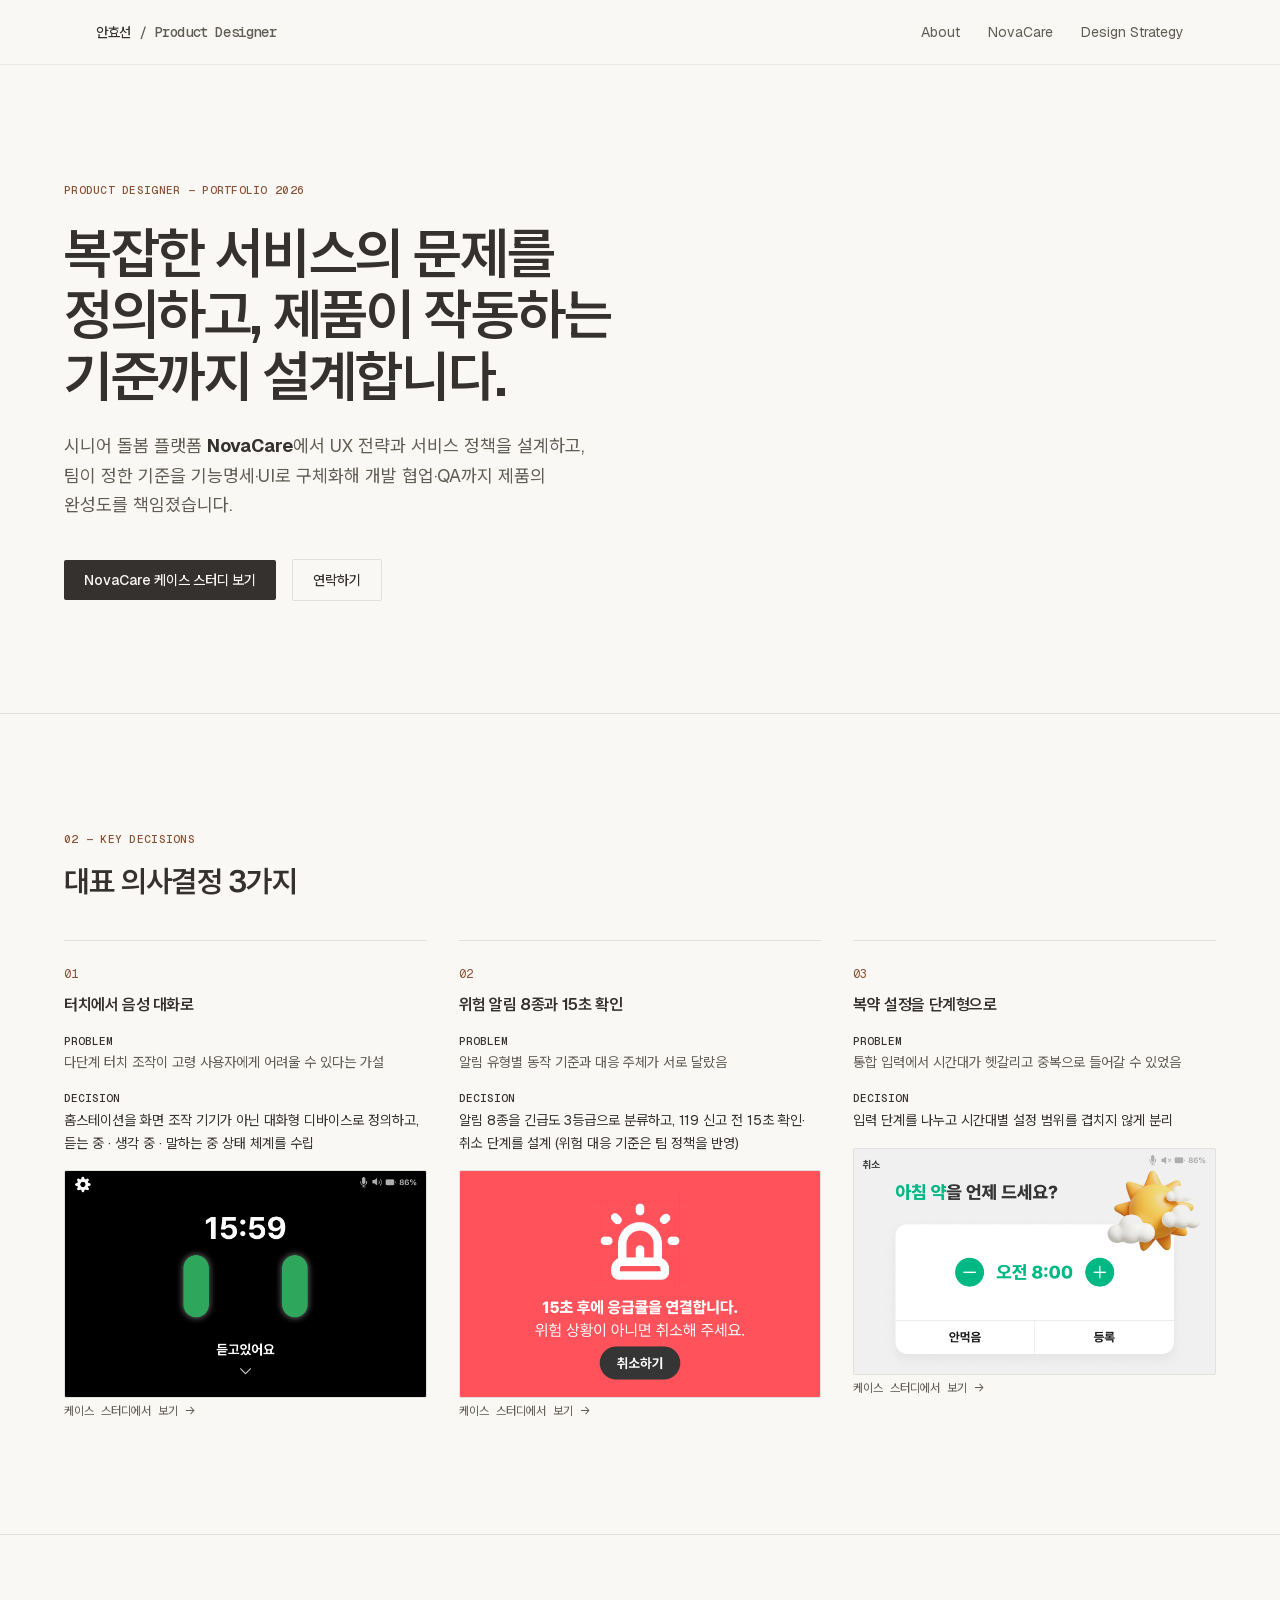
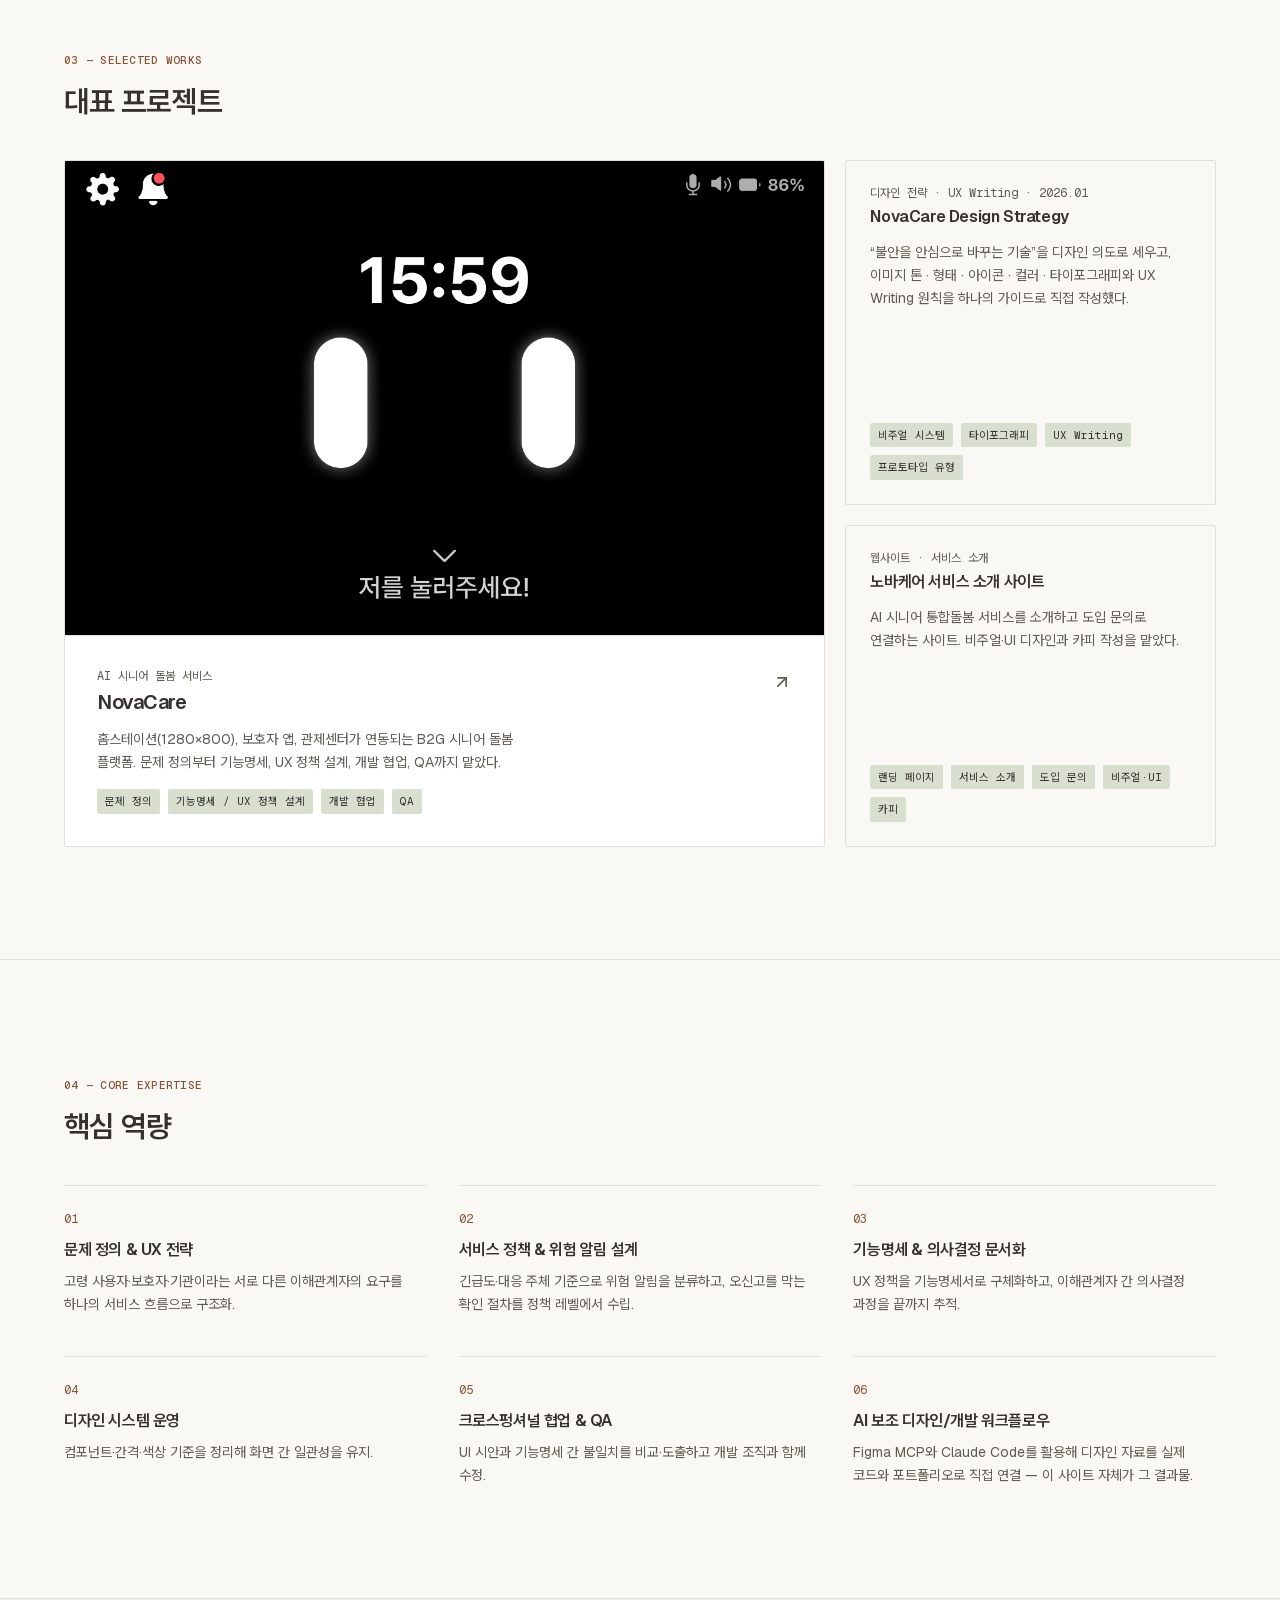
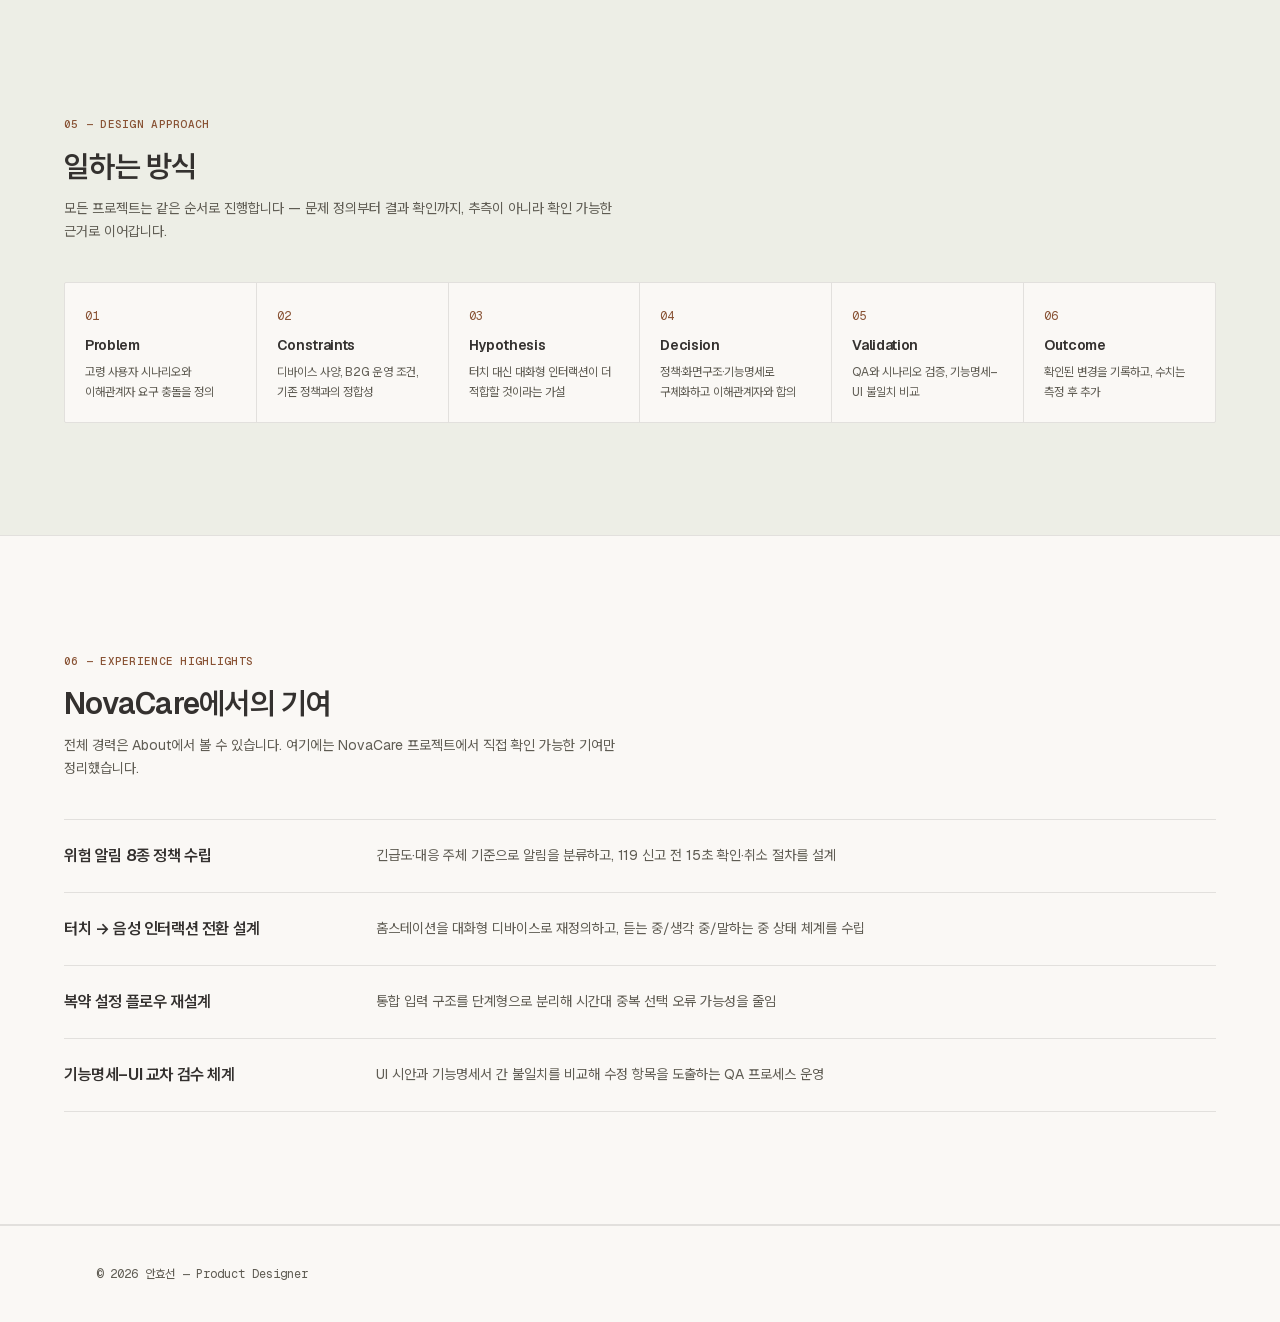
<file: index.html>
<!DOCTYPE html><html lang="ko" class="WggDGG_variable z61v7q_variable _5MZZ1W_variable"><head><meta charSet="utf-8"/><meta name="viewport" content="width=device-width, initial-scale=1"/><link rel="stylesheet" href="style.css"/><title>안효선 — Product Designer</title><meta property="og:type" content="website"/><meta property="og:locale" content="ko_KR"/><meta property="og:title" content="안효선 — Product Designer"/><meta property="og:description" content="AI 시니어 돌봄 서비스 NovaCare의 UX 전략과 제품 의사결정을 다루는 프로덕트 디자이너 포트폴리오."/><meta name="description" content="AI 시니어 돌봄 서비스 NovaCare의 UX 전략과 제품 의사결정을 다루는 프로덕트 디자이너 포트폴리오."/><meta name="author" content="안효선"/><link rel="icon" href="favicon.ico" sizes="256x256" type="image/x-icon"/><meta name="next-size-adjust" content=""/></head><body class="font-sans antialiased"><div hidden=""><!--$--><!--/$--></div><header class="sticky top-0 z-40 border-b border-border/70 bg-background/85 backdrop-blur supports-[backdrop-filter]:bg-background/70"><div class="mx-auto flex h-16 max-w-6xl items-center justify-between px-5 sm:px-8"><a class="font-mono text-sm font-medium tracking-tight text-foreground" href="index.html">안효선<span class="ml-2 text-muted-foreground">/ <!-- -->Product Designer</span></a><nav class="hidden items-center gap-7 text-sm text-muted-foreground sm:flex"><a class="transition-colors hover:text-foreground" href="about.html">About</a><a class="transition-colors hover:text-foreground" href="novacare.html">NovaCare</a><a class="transition-colors hover:text-foreground" href="design-strategy.html">Design Strategy</a></nav><button type="button" aria-label="메뉴 열기" class="inline-flex size-9 items-center justify-center rounded-sm text-foreground transition-colors hover:bg-secondary sm:hidden" aria-haspopup="dialog" aria-expanded="false" data-state="closed" data-slot="sheet-trigger"><svg xmlns="http://www.w3.org/2000/svg" width="24" height="24" viewBox="0 0 24 24" fill="none" stroke="currentColor" stroke-width="2" stroke-linecap="round" stroke-linejoin="round" class="lucide lucide-menu size-5" aria-hidden="true"><path d="M4 5h16"></path><path d="M4 12h16"></path><path d="M4 19h16"></path></svg></button></div></header><nav id="mobile-menu" aria-label="모바일 메뉴" hidden class="border-b border-border bg-background" style="position:fixed;left:0;right:0;top:64px;z-index:39;max-height:calc(100vh - 64px);overflow:auto"><ul class="mx-auto max-w-6xl px-5 py-2 sm:px-8" style="list-style:none;margin:0"><li><a href="about.html" class="block border-b border-border text-base" style="padding:14px 0">About</a></li><li><a href="novacare.html" class="block border-b border-border text-base" style="padding:14px 0">NovaCare</a></li><li><a href="design-strategy.html" class="block border-b border-border text-base" style="padding:14px 0">Design Strategy</a></li></ul></nav><main><section class="border-b border-border px-5 pb-20 pt-20 sm:px-8 sm:pb-28 sm:pt-28"><div class="mx-auto max-w-6xl"><span class="inline-flex items-center gap-1.5 font-mono text-[11px] font-medium tracking-wide text-annotation mb-6"><span>PRODUCT DESIGNER — PORTFOLIO 2026</span></span><h1 class="max-w-3xl text-balance text-[clamp(2rem,5vw,3.5rem)] font-semibold leading-[1.1] tracking-tight">복잡한 서비스의 문제를 정의하고, 제품이 작동하는 기준까지 설계합니다.</h1><p class="mt-6 max-w-xl text-pretty text-base leading-relaxed text-muted-foreground sm:text-lg">시니어 돌봄 플랫폼 <strong class="text-foreground">NovaCare</strong>에서 UX 전략과 서비스 정책을 설계하고, 팀이 정한 기준을 기능명세·UI로 구체화해 개발 협업·QA까지 제품의 완성도를 책임졌습니다.</p><div class="mt-10 flex flex-wrap items-center gap-4"><a class="rounded-sm bg-primary px-5 py-2.5 text-sm font-medium text-primary-foreground transition-opacity hover:opacity-90" href="novacare.html#key-cases">NovaCare 케이스 스터디 보기</a><a class="rounded-sm border border-border px-5 py-2.5 text-sm font-medium text-foreground transition-colors hover:bg-secondary" href="about.html#contact">연락하기</a></div></div></section><section id="decisions" class="border-b border-border px-5 py-20 sm:px-8 sm:py-28"><div class="mx-auto max-w-6xl"><span class="inline-flex items-center gap-1.5 font-mono text-[11px] font-medium tracking-wide text-annotation mb-4">02 — KEY DECISIONS</span><h2 class="text-balance text-2xl font-semibold tracking-tight sm:text-3xl">대표 의사결정 3가지</h2><div class="mt-10 grid gap-x-8 gap-y-10 sm:grid-cols-3"><a href="novacare.html#ui-design" class="group block border-t border-border pt-5 transition-colors"><span class="font-mono text-xs text-annotation">01</span><h3 class="mt-2 text-base font-semibold tracking-tight">터치에서 음성 대화로</h3><p class="mt-3 text-sm leading-relaxed text-muted-foreground"><strong class="font-mono text-[11px] font-medium text-foreground">PROBLEM</strong><br/>다단계 터치 조작이 고령 사용자에게 어려울 수 있다는 가설</p><p class="mt-3 text-sm leading-relaxed"><strong class="font-mono text-[11px] font-medium">DECISION</strong><br/>홈스테이션을 화면 조작 기기가 아닌 대화형 디바이스로 정의하고, 듣는 중 · 생각 중 · 말하는 중 상태 체계를 수립</p><img alt="터치에서 음성 대화로 화면" loading="lazy" decoding="async" class="mt-4 h-auto w-full rounded-sm border border-border" src="case/novacare/listening.png"/><span class="mt-3 inline-block font-mono text-xs text-muted-foreground group-hover:text-foreground">케이스 스터디에서 보기 →</span></a><a href="novacare.html#ui-design" class="group block border-t border-border pt-5 transition-colors"><span class="font-mono text-xs text-annotation">02</span><h3 class="mt-2 text-base font-semibold tracking-tight">위험 알림 8종과 15초 확인</h3><p class="mt-3 text-sm leading-relaxed text-muted-foreground"><strong class="font-mono text-[11px] font-medium text-foreground">PROBLEM</strong><br/>알림 유형별 동작 기준과 대응 주체가 서로 달랐음</p><p class="mt-3 text-sm leading-relaxed"><strong class="font-mono text-[11px] font-medium">DECISION</strong><br/>알림 8종을 긴급도 3등급으로 분류하고, 119 신고 전 15초 확인·취소 단계를 설계 (위험 대응 기준은 팀 정책을 반영)</p><img alt="위험 알림 8종과 15초 확인 화면" loading="lazy" decoding="async" class="mt-4 h-auto w-full rounded-sm border border-border" src="case/novacare/emergency-15.png"/><span class="mt-3 inline-block font-mono text-xs text-muted-foreground group-hover:text-foreground">케이스 스터디에서 보기 →</span></a><a href="novacare.html#ui-design" class="group block border-t border-border pt-5 transition-colors"><span class="font-mono text-xs text-annotation">03</span><h3 class="mt-2 text-base font-semibold tracking-tight">복약 설정을 단계형으로</h3><p class="mt-3 text-sm leading-relaxed text-muted-foreground"><strong class="font-mono text-[11px] font-medium text-foreground">PROBLEM</strong><br/>통합 입력에서 시간대가 헷갈리고 중복으로 들어갈 수 있었음</p><p class="mt-3 text-sm leading-relaxed"><strong class="font-mono text-[11px] font-medium">DECISION</strong><br/>입력 단계를 나누고 시간대별 설정 범위를 겹치지 않게 분리</p><img alt="복약 설정을 단계형으로 화면" loading="lazy" decoding="async" class="mt-4 h-auto w-full rounded-sm border border-border" src="case/novacare/med-register.png"/><span class="mt-3 inline-block font-mono text-xs text-muted-foreground group-hover:text-foreground">케이스 스터디에서 보기 →</span></a></div></div></section><section id="works" class="border-b border-border px-5 py-20 sm:px-8 sm:py-28"><div class="mx-auto max-w-6xl"><span class="inline-flex items-center gap-1.5 font-mono text-[11px] font-medium tracking-wide text-annotation mb-4">03 — SELECTED WORKS</span><h2 class="text-balance text-2xl font-semibold tracking-tight sm:text-3xl">대표 프로젝트</h2><div class="mt-10 grid gap-5 sm:grid-cols-3"><a class="group relative col-span-3 overflow-hidden rounded-sm border border-border bg-card sm:col-span-2 sm:row-span-2" href="novacare.html"><div class="relative aspect-[16/10] w-full overflow-hidden border-b border-border bg-muted"><img alt="NovaCare 대표 화면" decoding="async" data-nimg="fill" class="object-cover transition-transform duration-500 group-hover:scale-[1.02]" style="position:absolute;height:100%;width:100%;left:0;top:0;right:0;bottom:0;color:transparent" sizes="(min-width: 640px) 66vw, 100vw" src="case/novacare/launcher.png"/></div><div class="p-6 sm:p-8"><div class="flex items-start justify-between gap-4"><div><p class="font-mono text-xs text-muted-foreground">AI 시니어 돌봄 서비스</p><h3 class="mt-1 text-xl font-semibold tracking-tight">NovaCare</h3></div><svg xmlns="http://www.w3.org/2000/svg" width="24" height="24" viewBox="0 0 24 24" fill="none" stroke="currentColor" stroke-width="2" stroke-linecap="round" stroke-linejoin="round" class="lucide lucide-arrow-up-right mt-1 size-5 shrink-0 text-muted-foreground transition-colors group-hover:text-foreground" aria-hidden="true"><path d="M7 7h10v10"></path><path d="M7 17 17 7"></path></svg></div><p class="mt-3 max-w-md text-sm leading-relaxed text-muted-foreground">홈스테이션(1280×800), 보호자 앱, 관제센터가 연동되는 B2G 시니어 돌봄 플랫폼. 문제 정의부터 기능명세, UX 정책 설계, 개발 협업, QA까지 맡았다.</p><ul class="mt-4 flex flex-wrap gap-2"><li class="rounded-sm bg-secondary px-2 py-1 font-mono text-[11px] text-secondary-foreground">문제 정의</li><li class="rounded-sm bg-secondary px-2 py-1 font-mono text-[11px] text-secondary-foreground">기능명세 / UX 정책 설계</li><li class="rounded-sm bg-secondary px-2 py-1 font-mono text-[11px] text-secondary-foreground">개발 협업</li><li class="rounded-sm bg-secondary px-2 py-1 font-mono text-[11px] text-secondary-foreground">QA</li></ul></div></a><a href="design-strategy.html" class="col-span-3 flex min-h-[220px] flex-col items-start justify-between rounded-sm border border-border p-6 sm:col-span-1 transition-colors hover:bg-secondary"><div><p class="font-mono text-xs text-muted-foreground">디자인 전략 · UX Writing · 2026.01</p><h3 class="mt-1 text-base font-semibold tracking-tight">NovaCare Design Strategy</h3><p class="mt-3 text-sm leading-relaxed text-muted-foreground">“불안을 안심으로 바꾸는 기술”을 디자인 의도로 세우고, 이미지 톤 · 형태 · 아이콘 · 컬러 · 타이포그래피와 UX Writing 원칙을 하나의 가이드로 직접 작성했다.</p></div><ul class="mt-4 flex flex-wrap gap-2"><li class="rounded-sm bg-secondary px-2 py-1 font-mono text-[11px] text-secondary-foreground">비주얼 시스템</li><li class="rounded-sm bg-secondary px-2 py-1 font-mono text-[11px] text-secondary-foreground">타이포그래피</li><li class="rounded-sm bg-secondary px-2 py-1 font-mono text-[11px] text-secondary-foreground">UX Writing</li><li class="rounded-sm bg-secondary px-2 py-1 font-mono text-[11px] text-secondary-foreground">프로토타입 유형</li></ul></a><a href="https://novacare.life/" target="_blank" rel="noopener" class="col-span-3 flex min-h-[220px] flex-col items-start justify-between rounded-sm border border-border p-6 sm:col-span-1 transition-colors hover:bg-secondary"><div><p class="font-mono text-xs text-muted-foreground">웹사이트 · 서비스 소개</p><h3 class="mt-1 text-base font-semibold tracking-tight">노바케어 서비스 소개 사이트</h3><p class="mt-3 text-sm leading-relaxed text-muted-foreground">AI 시니어 통합돌봄 서비스를 소개하고 도입 문의로 연결하는 사이트. 비주얼·UI 디자인과 카피 작성을 맡았다.</p></div><ul class="mt-4 flex flex-wrap gap-2"><li class="rounded-sm bg-secondary px-2 py-1 font-mono text-[11px] text-secondary-foreground">랜딩 페이지</li><li class="rounded-sm bg-secondary px-2 py-1 font-mono text-[11px] text-secondary-foreground">서비스 소개</li><li class="rounded-sm bg-secondary px-2 py-1 font-mono text-[11px] text-secondary-foreground">도입 문의</li><li class="rounded-sm bg-secondary px-2 py-1 font-mono text-[11px] text-secondary-foreground">비주얼·UI</li><li class="rounded-sm bg-secondary px-2 py-1 font-mono text-[11px] text-secondary-foreground">카피</li></ul></a></div></div></section><section class="border-b border-border px-5 py-20 sm:px-8 sm:py-28"><div class="mx-auto max-w-6xl"><span class="inline-flex items-center gap-1.5 font-mono text-[11px] font-medium tracking-wide text-annotation mb-4">04 — CORE EXPERTISE</span><h2 class="text-balance text-2xl font-semibold tracking-tight sm:text-3xl">핵심 역량</h2><div class="mt-10 grid gap-x-8 gap-y-10 sm:grid-cols-2 lg:grid-cols-3"><div class="border-t border-border pt-5"><span class="font-mono text-xs text-annotation">01</span><h3 class="mt-2 text-base font-semibold tracking-tight">문제 정의 &amp; UX 전략</h3><p class="mt-2 text-sm leading-relaxed text-muted-foreground">고령 사용자·보호자·기관이라는 서로 다른 이해관계자의 요구를 하나의 서비스 흐름으로 구조화.</p></div><div class="border-t border-border pt-5"><span class="font-mono text-xs text-annotation">02</span><h3 class="mt-2 text-base font-semibold tracking-tight">서비스 정책 &amp; 위험 알림 설계</h3><p class="mt-2 text-sm leading-relaxed text-muted-foreground">긴급도·대응 주체 기준으로 위험 알림을 분류하고, 오신고를 막는 확인 절차를 정책 레벨에서 수립.</p></div><div class="border-t border-border pt-5"><span class="font-mono text-xs text-annotation">03</span><h3 class="mt-2 text-base font-semibold tracking-tight">기능명세 &amp; 의사결정 문서화</h3><p class="mt-2 text-sm leading-relaxed text-muted-foreground">UX 정책을 기능명세서로 구체화하고, 이해관계자 간 의사결정 과정을 끝까지 추적.</p></div><div class="border-t border-border pt-5"><span class="font-mono text-xs text-annotation">04</span><h3 class="mt-2 text-base font-semibold tracking-tight">디자인 시스템 운영</h3><p class="mt-2 text-sm leading-relaxed text-muted-foreground">컴포넌트·간격·색상 기준을 정리해 화면 간 일관성을 유지.</p></div><div class="border-t border-border pt-5"><span class="font-mono text-xs text-annotation">05</span><h3 class="mt-2 text-base font-semibold tracking-tight">크로스펑셔널 협업 &amp; QA</h3><p class="mt-2 text-sm leading-relaxed text-muted-foreground">UI 시안과 기능명세 간 불일치를 비교·도출하고 개발 조직과 함께 수정.</p></div><div class="border-t border-border pt-5"><span class="font-mono text-xs text-annotation">06</span><h3 class="mt-2 text-base font-semibold tracking-tight">AI 보조 디자인/개발 워크플로우</h3><p class="mt-2 text-sm leading-relaxed text-muted-foreground">Figma MCP와 Claude Code를 활용해 디자인 자료를 실제 코드와 포트폴리오로 직접 연결 — 이 사이트 자체가 그 결과물.</p></div></div></div></section><section class="border-b border-border bg-secondary/40 px-5 py-20 sm:px-8 sm:py-28"><div class="mx-auto max-w-6xl"><span class="inline-flex items-center gap-1.5 font-mono text-[11px] font-medium tracking-wide text-annotation mb-4">05 — DESIGN APPROACH</span><h2 class="text-balance text-2xl font-semibold tracking-tight sm:text-3xl">일하는 방식</h2><p class="mt-3 max-w-xl text-sm leading-relaxed text-muted-foreground">모든 프로젝트는 같은 순서로 진행합니다 — 문제 정의부터 결과 확인까지, 추측이 아니라 확인 가능한 근거로 이어갑니다.</p><ol class="mt-10 grid gap-px overflow-hidden rounded-sm border border-border bg-border sm:grid-cols-6"><li class="bg-background p-5"><span class="font-mono text-xs text-annotation">01</span><h3 class="mt-2 text-sm font-semibold tracking-tight">Problem</h3><p class="mt-2 text-xs leading-relaxed text-muted-foreground">고령 사용자 시나리오와 이해관계자 요구 충돌을 정의</p></li><li class="bg-background p-5"><span class="font-mono text-xs text-annotation">02</span><h3 class="mt-2 text-sm font-semibold tracking-tight">Constraints</h3><p class="mt-2 text-xs leading-relaxed text-muted-foreground">디바이스 사양, B2G 운영 조건, 기존 정책과의 정합성</p></li><li class="bg-background p-5"><span class="font-mono text-xs text-annotation">03</span><h3 class="mt-2 text-sm font-semibold tracking-tight">Hypothesis</h3><p class="mt-2 text-xs leading-relaxed text-muted-foreground">터치 대신 대화형 인터랙션이 더 적합할 것이라는 가설</p></li><li class="bg-background p-5"><span class="font-mono text-xs text-annotation">04</span><h3 class="mt-2 text-sm font-semibold tracking-tight">Decision</h3><p class="mt-2 text-xs leading-relaxed text-muted-foreground">정책·화면구조·기능명세로 구체화하고 이해관계자와 합의</p></li><li class="bg-background p-5"><span class="font-mono text-xs text-annotation">05</span><h3 class="mt-2 text-sm font-semibold tracking-tight">Validation</h3><p class="mt-2 text-xs leading-relaxed text-muted-foreground">QA와 시나리오 검증, 기능명세–UI 불일치 비교</p></li><li class="bg-background p-5"><span class="font-mono text-xs text-annotation">06</span><h3 class="mt-2 text-sm font-semibold tracking-tight">Outcome</h3><p class="mt-2 text-xs leading-relaxed text-muted-foreground">확인된 변경을 기록하고, 수치는 측정 후 추가</p></li></ol></div></section><section class="border-b border-border px-5 py-20 sm:px-8 sm:py-28"><div class="mx-auto max-w-6xl"><span class="inline-flex items-center gap-1.5 font-mono text-[11px] font-medium tracking-wide text-annotation mb-4">06 — EXPERIENCE HIGHLIGHTS</span><h2 class="text-balance text-2xl font-semibold tracking-tight sm:text-3xl">NovaCare에서의 기여</h2><p class="mt-3 max-w-xl text-sm leading-relaxed text-muted-foreground">전체 경력은 About에서 볼 수 있습니다. 여기에는 NovaCare 프로젝트에서 직접 확인 가능한 기여만 정리했습니다.</p><div class="mt-10 divide-y divide-border border-y border-border"><div class="grid gap-2 py-6 sm:grid-cols-[minmax(0,280px)_1fr] sm:gap-8"><h3 class="text-sm font-semibold tracking-tight sm:text-base">위험 알림 8종 정책 수립</h3><p class="text-sm leading-relaxed text-muted-foreground">긴급도·대응 주체 기준으로 알림을 분류하고, 119 신고 전 15초 확인·취소 절차를 설계</p></div><div class="grid gap-2 py-6 sm:grid-cols-[minmax(0,280px)_1fr] sm:gap-8"><h3 class="text-sm font-semibold tracking-tight sm:text-base">터치 → 음성 인터랙션 전환 설계</h3><p class="text-sm leading-relaxed text-muted-foreground">홈스테이션을 대화형 디바이스로 재정의하고, 듣는 중/생각 중/말하는 중 상태 체계를 수립</p></div><div class="grid gap-2 py-6 sm:grid-cols-[minmax(0,280px)_1fr] sm:gap-8"><h3 class="text-sm font-semibold tracking-tight sm:text-base">복약 설정 플로우 재설계</h3><p class="text-sm leading-relaxed text-muted-foreground">통합 입력 구조를 단계형으로 분리해 시간대 중복 선택 오류 가능성을 줄임</p></div><div class="grid gap-2 py-6 sm:grid-cols-[minmax(0,280px)_1fr] sm:gap-8"><h3 class="text-sm font-semibold tracking-tight sm:text-base">기능명세–UI 교차 검수 체계</h3><p class="text-sm leading-relaxed text-muted-foreground">UI 시안과 기능명세서 간 불일치를 비교해 수정 항목을 도출하는 QA 프로세스 운영</p></div></div></div></section></main><footer class="border-t border-border"><div class="mx-auto flex max-w-6xl flex-col gap-2 px-5 py-10 text-xs text-muted-foreground sm:flex-row sm:items-center sm:justify-between sm:px-8"><p class="font-mono">© <!-- -->2026<!-- --> <!-- -->안효선<!-- --> — <!-- -->Product Designer</p></div></footer><!--$--><!--/$--><script>(function(){var b=document.querySelector('button[aria-haspopup="dialog"]'),m=document.getElementById("mobile-menu");if(!b||!m)return;var ICON_OPEN=b.innerHTML,ICON_CLOSE='<svg xmlns="http://www.w3.org/2000/svg" width="24" height="24" viewBox="0 0 24 24" fill="none" stroke="currentColor" stroke-width="2" stroke-linecap="round" stroke-linejoin="round" class="size-5" aria-hidden="true"><path d="M18 6 6 18"></path><path d="m6 6 12 12"></path></svg>';var cur=location.pathname.split("/").pop()||"index.html";m.querySelectorAll("a").forEach(function(a){if(a.getAttribute("href")===cur){a.setAttribute("aria-current","page");a.style.fontWeight="600"}});function set(o){m.hidden=!o;b.setAttribute("aria-expanded",o?"true":"false");b.setAttribute("data-state",o?"open":"closed");b.setAttribute("aria-label",o?"메뉴 닫기":"메뉴 열기");b.innerHTML=o?ICON_CLOSE:ICON_OPEN;document.body.style.overflow=o?"hidden":"";if(o){var a=m.querySelector("a");a&&a.focus()}}b.addEventListener("click",function(){set(m.hidden)});m.addEventListener("click",function(e){if(e.target.closest("a"))set(false)});document.addEventListener("keydown",function(e){if(e.key==="Escape"&&!m.hidden){set(false);b.focus()}});window.addEventListener("resize",function(){if(innerWidth>=640&&!m.hidden)set(false)});})();</script></body></html>
</file>
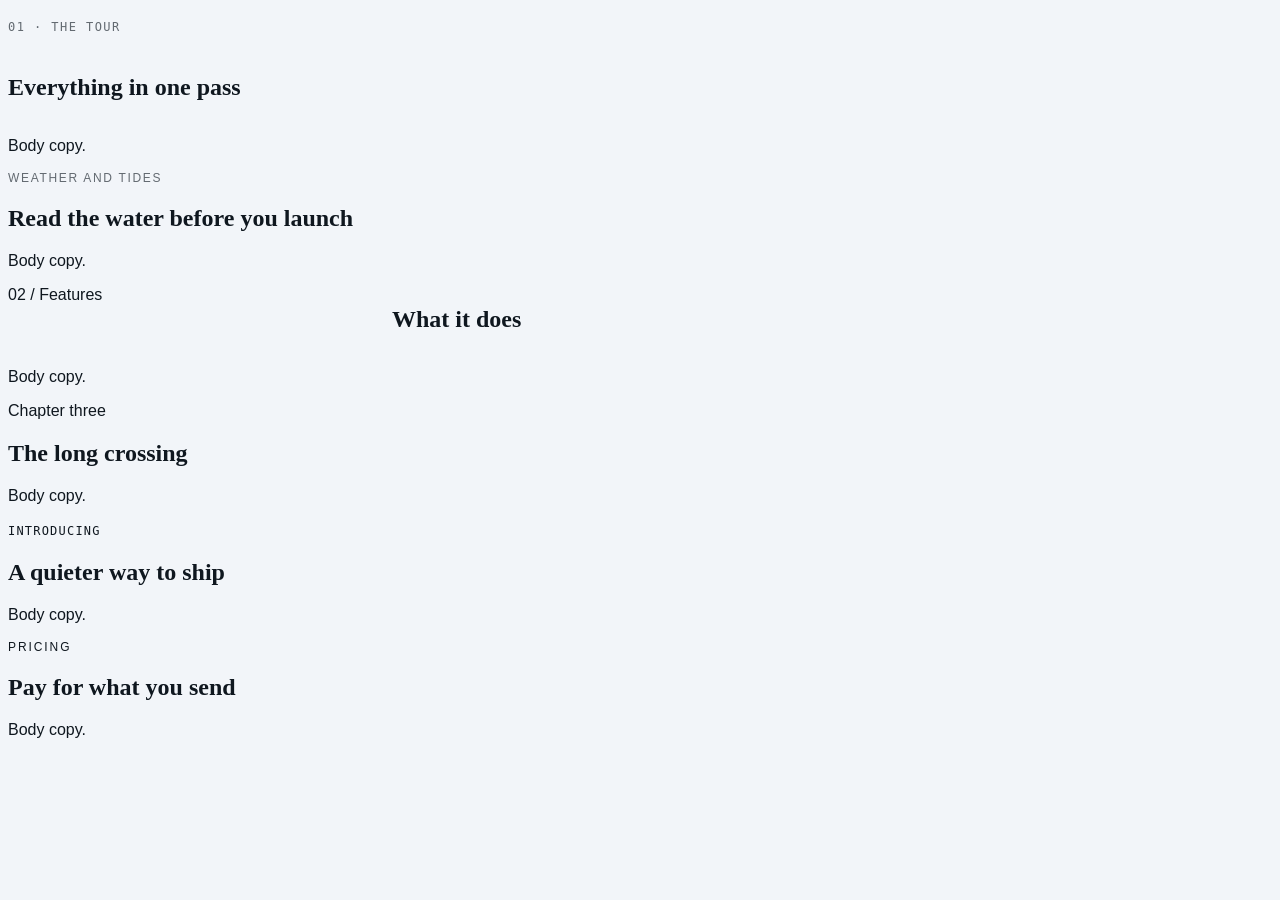
<file: .claude/skills/hallmark/scripts/fixtures/eyebrow-fail/index.html>
<!doctype html>
<!--
  Gate 54 fixture: MUST FAIL, six times.

  Every case here was invisible to the pre-1.3 detector, which keyed on
  `grid-template-columns` in the CSS and so only ever saw one geometry.
  Assertion (run from this directory):

    node ../../sloplint.mjs . --json | node -e "let s='';process.stdin.on('data',d=>s+=d).on('end',()=>console.log(JSON.parse(s).findings.filter(f=>f.gate==='54'&&f.grade==='FAIL').length))"
    # expected: 6

  Scoped to gate 54 on purpose: this file is deliberately slop in other ways too.
-->
<html lang="en">
<head>
<meta charset="utf-8">
<meta name="viewport" content="width=device-width, initial-scale=1">
<title>Gate 54 eyebrow fixture (must fail)</title>
<style>
/* Hallmark · macrostructure: fixture · tone: n/a · anchor hue: 250 · hero: Settled/H1 */
/* Hallmark · pre-emit critique: P3 H3 E3 S3 R3 V3 · weakest: all - this is a fixture */
:root {
  --color-paper: oklch(97% 0.006 250); --color-ink: oklch(20% 0.02 250);
  --color-muted: oklch(52% 0.015 250);
  --font-display: "Fraunces", serif; --font-body: "Public Sans", sans-serif;
  --font-label: "Geist Mono", monospace;
  --text-xs: 0.75rem; --tracking-label: 0.12em;
}
html, body { overflow-x: clip; }
body { background: var(--color-paper); color: var(--color-ink); font-family: var(--font-body); }
h1, h2, h3 { font-family: var(--font-display); }

/* 1: flex column. No grid anywhere; the old check could not see this. */
.a__head { display: flex; flex-direction: column; gap: 0.5rem; }
.a__eyebrow { font-family: var(--font-label); text-transform: uppercase;
  letter-spacing: var(--tracking-label); font-size: var(--text-xs); color: var(--color-muted); }

/* 2: plain block stack, and a class name outside the label vocabulary.
       Caught by resolved CSS alone: uppercase + tracking + small size. */
.b__strand { text-transform: uppercase; letter-spacing: 0.14em; font-size: 0.75rem;
  color: var(--color-muted); }

/* 3: the classic side-by-side grid. Regression guard for the old behaviour. */
.c__head { display: grid; grid-template-columns: minmax(0, 0.4fr) minmax(0, 1fr); gap: 2rem; }

/* 4: multi-column head declared ONLY inside a max-width block. The old check
       skipped every max-width rule, so this shape was a free pass. */
@media (max-width: 48rem) {
  .d__head { display: grid; grid-template-columns: 1fr 2fr; }
}

/* 5: class-less heading. The old check required a semantic match on the head
       wrapper's own classes to even look. */
.e__mark { font-family: var(--font-label); text-transform: uppercase;
  letter-spacing: 0.1em; font-size: 0.75rem; }

/* 6: "overline" was not in the old vocabulary at all. */
.overline { font-size: 0.75rem; letter-spacing: 0.16em; text-transform: uppercase; }
</style>
</head>
<body>

<!-- 1 · flex column stack -->
<section>
  <div class="a__head">
    <p class="a__eyebrow">01 · The tour</p>
    <h2>Everything in one pass</h2>
  </div>
  <p>Body copy.</p>
</section>

<!-- 2 · plain block stack, non-vocabulary class, CSS signals only -->
<section>
  <div>
    <p class="b__strand">Weather and tides</p>
    <h2>Read the water before you launch</h2>
  </div>
  <p>Body copy.</p>
</section>

<!-- 3 · side-by-side grid (the only shape the old gate caught) -->
<section>
  <div class="c__head">
    <span class="eyebrow">02 / Features</span>
    <h2>What it does</h2>
  </div>
  <p>Body copy.</p>
</section>

<!-- 4 · two-column head hidden inside a max-width query -->
<section>
  <div class="d__head">
    <span class="kicker">Chapter three</span>
    <h2>The long crossing</h2>
  </div>
  <p>Body copy.</p>
</section>

<!-- 5 · class-less heading under a labelled span -->
<section>
  <div>
    <span class="e__mark">Introducing</span>
    <h2>A quieter way to ship</h2>
  </div>
  <p>Body copy.</p>
</section>

<!-- 6 · the word the old vocabulary never knew -->
<section>
  <div>
    <p class="overline">Pricing</p>
    <h2>Pay for what you send</h2>
  </div>
  <p>Body copy.</p>
</section>

</body>
</html>
</file>
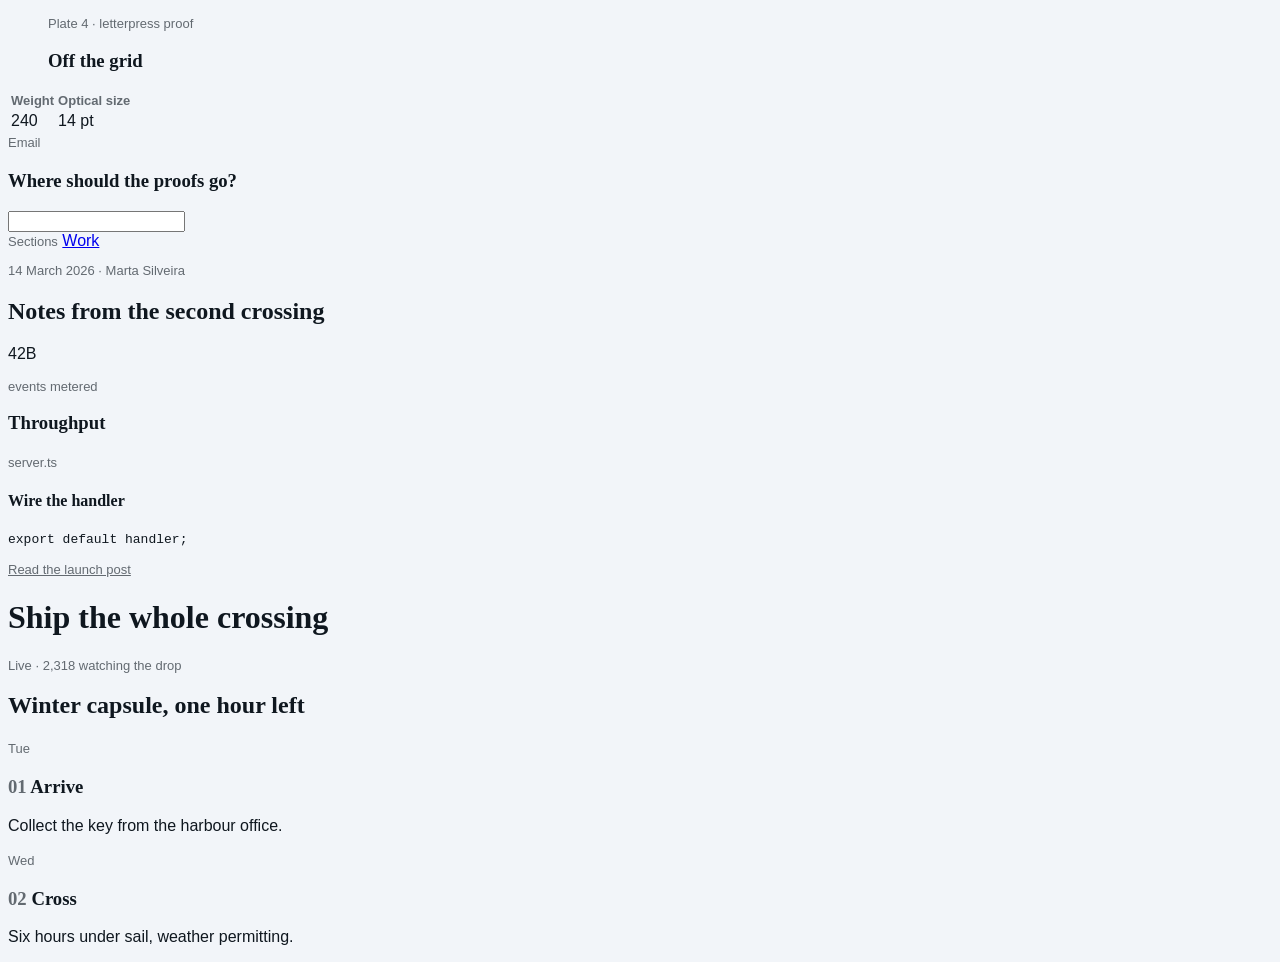
<file: .claude/skills/hallmark/scripts/fixtures/eyebrow-pass/index.html>
<!doctype html>
<!--
  Gate 54 fixture: MUST NOT FAIL.

  Ten shapes that look like an eyebrow to a naive detector and are not one.
  Each carries a fact, a destination, or an identifier the reader would
  otherwise lack: the exceptions gate 54 lists in references/gates.md.

  Assertion (run from this directory):

    node ../../sloplint.mjs . --json | node -e "let s='';process.stdin.on('data',d=>s+=d).on('end',()=>console.log(JSON.parse(s).findings.filter(f=>f.gate==='54').length))"
    # expected: 0

  Scoped to gate 54: this file makes no claim to be clean on the other gates.
-->
<html lang="en">
<head>
<meta charset="utf-8">
<meta name="viewport" content="width=device-width, initial-scale=1">
<title>Gate 54 carve-out fixture (must pass)</title>
<meta name="description" content="Fragments that sit near a heading without announcing it; gate 54 must stay quiet on every one.">
<style>
/* Hallmark · shape: fixture · genre: editorial · theme: fixture (by request)
 * hero: Settled · nav: none · footer: none · enrichment: none · signature: none, this is a gate 54 fixture
 * axes: light/roman-serif/cool · posture: restrained · contrast: pass · fold: n/a · v2.0.0 */
/* Hallmark · pre-emit critique: P3 H3 E3 S3 R3 V3 · weakest: all, this is a fixture */
/* Hallmark · answered F21 · unrelated fragments in one file, not a single document outline */
:root {
  --color-paper: oklch(97% 0.006 250); --color-ink: oklch(20% 0.02 250);
  --color-muted: oklch(52% 0.015 250); --color-accent: oklch(52% 0.14 250); --color-accent-ink: oklch(98% 0.005 250);
  --font-display: "Fraunces", serif; --font-body: "Public Sans", sans-serif;
  --font-label: var(--font-body);
  --text-xs: 0.8125rem;
}
html, body { overflow-x: clip; }
html { scrollbar-color: var(--color-muted) var(--color-paper); }
body { background: var(--color-paper); color: var(--color-ink); font-family: var(--font-body); caret-color: var(--color-accent); }
::selection { background: color-mix(in oklab, var(--color-accent) 22%, transparent); color: var(--color-ink); }
:focus-visible { outline: 2px solid var(--color-accent); outline-offset: 2px; }
a:active, button:active { transform: translateY(1px); }
button:disabled { opacity: 0.55; cursor: not-allowed; }
h1, h2, h3, h4 { font-family: var(--font-display); text-wrap: balance; }
.label { font-family: var(--font-label); font-size: var(--text-xs); color: var(--color-muted); }
.steps { list-style: none; counter-reset: step; padding: 0; }
.steps li { counter-increment: step; }
.steps li h3::before { content: counter(step, decimal-leading-zero) "  "; color: var(--color-muted); }
</style>
</head>
<body>

<!-- 1 · figcaption. Identifier, and it names something that is present. -->
<figure>
  <figcaption class="label">Plate 4 · letterpress proof</figcaption>
  <h3>Off the grid</h3>
</figure>

<!-- 2 · table column header. Identifier. -->
<table>
  <thead><tr><th class="label">Weight</th><th class="label">Optical size</th></tr></thead>
  <tbody><tr><td>240</td><td>14 pt</td></tr></tbody>
</table>

<!-- 3 · form field label. Identifier, bound to its control. -->
<form>
  <div>
    <label class="label" for="email">Email</label>
    <h3>Where should the proofs go?</h3>
    <input id="email" type="email">
  </div>
</form>

<!-- 4 · nav label. Destination. -->
<nav>
  <div>
    <span class="label">Sections</span>
    <h2 hidden>Navigation</h2>
    <a href="/work">Work</a>
  </div>
</nav>

<!-- 5 · dateline. Fact: the date appears nowhere else. -->
<article>
  <p class="label"><time datetime="2026-03-14">14 March 2026</time> · Marta Silveira</p>
  <h2>Notes from the second crossing</h2>
</article>

<!-- 6 · unit label AFTER the figure it labels. Order is the discriminator. -->
<section>
  <div>
    <p class="stat__num">42B</p>
    <p class="label">events metered</p>
  </div>
  <h3>Throughput</h3>
</section>

<!-- 7 · code filename tab. Identifier: a real path. -->
<section>
  <div>
    <span class="label">server.ts</span>
    <h4>Wire the handler</h4>
  </div>
  <pre><code>export default handler;</code></pre>
</section>

<!-- 8 · linked announcement chip. Destination, and it goes somewhere real. -->
<header>
  <div>
    <a class="label" href="/changelog/v2">Read the launch post</a>
    <h1>Ship the whole crossing</h1>
  </div>
</header>

<!-- 9 · live telemetry above a headline. Fact, and the digits prove it. -->
<section>
  <div>
    <p class="label">Live · 2,318 watching the drop</p>
    <h1>Winter capsule, one hour left</h1>
  </div>
</section>

<!-- 10 · a real <ol>. The numbers come from counter(), not from typed labels;
         a genuine per-step identifier rides along without becoming a kicker. -->
<ol class="steps">
  <li>
    <span class="label">Tue</span>
    <h3>Arrive</h3>
    <p>Collect the key from the harbour office.</p>
  </li>
  <li>
    <span class="label">Wed</span>
    <h3>Cross</h3>
    <p>Six hours under sail, weather permitting.</p>
  </li>
</ol>

</body>
</html>
</file>
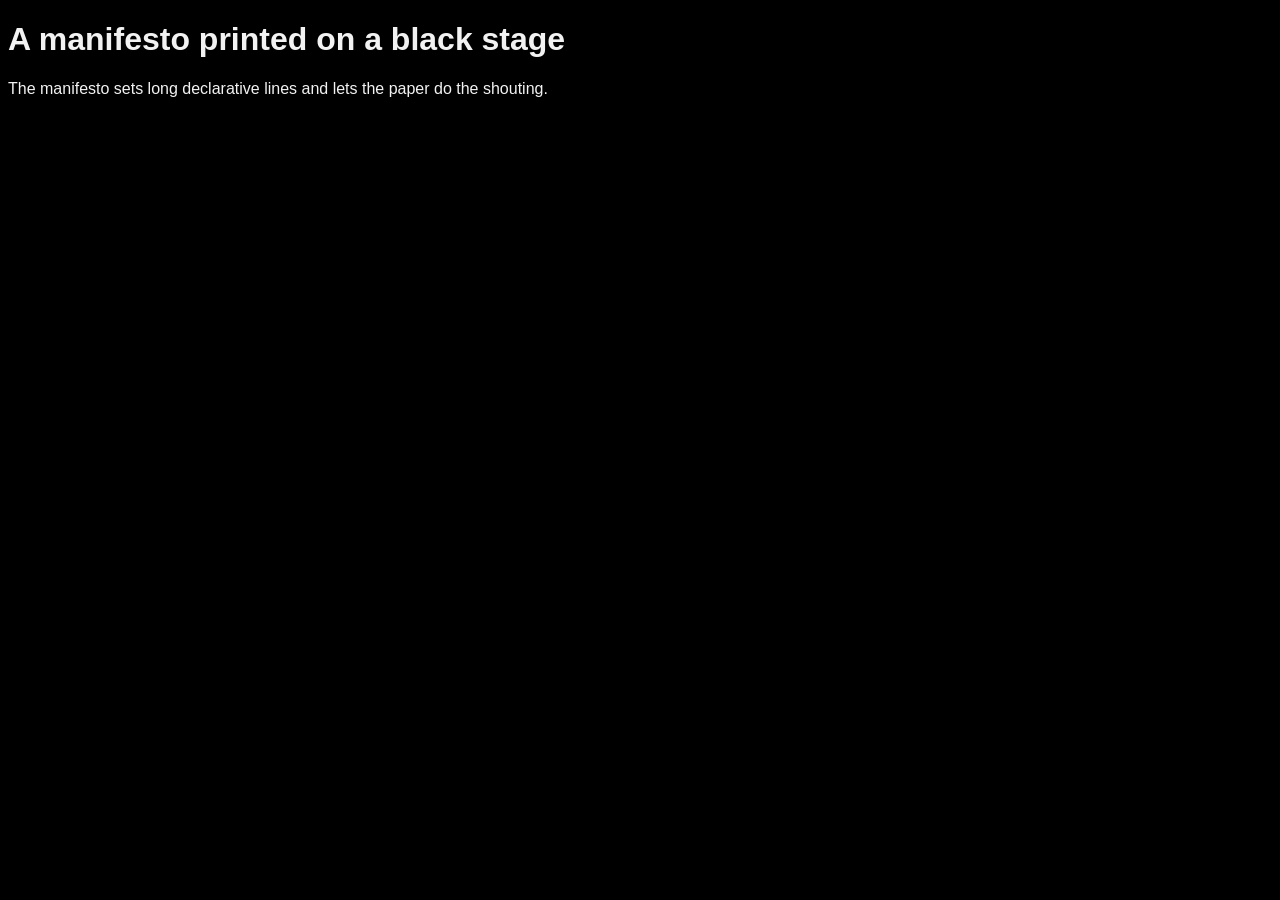
<file: .claude/skills/hallmark/scripts/fixtures/waiver/index.html>
<!doctype html>
<!--
  Waiver fixture. Five waivers are claimed on a deliberately expressive page:
  four are honoured, one is refused because it names a Floor gate, and the build
  ships. There is no cap, so the page is not blocked for being expressive; what
  it gets instead is a NOTE saying four waivers is a house style, not exceptions.

  Assertion (run from this directory):

    node ../../sloplint.mjs . --json | node -e "let s='';process.stdin.on('data',d=>s+=d).on('end',()=>{const j=JSON.parse(s);console.log(JSON.stringify(j.summary))})"
    # expected: fails 0, reflex 0, waived 5, rejected 2, answered 1, notes 1
    # (waived counts findings, not gates: gate 1 fires on both the token and the
    #  h1 rule, and gate 7 on both the token and the body background)

  Case by case:
    waive 40  -> refused, Floor is never waivable, and gate 40 still binds
    waive 7b  -> honoured; the guard (surface: absolute in the stamp) holds
    waive 22  -> honoured
    waive 25  -> honoured (no finding to downgrade on this page)
    waive 1   -> honoured, and trips the >3 house-style NOTE
    answered F3  -> honoured; the Finish finding reports ANSWERED instead of WARN
    answered 40  -> refused; 40 is Floor, and Floor findings are fixed, not answered
-->
<html lang="en">
<head>
<meta charset="utf-8">
<meta name="viewport" content="width=device-width, initial-scale=1">
<title>Waiver fixture</title>
<style>
/* Hallmark · macrostructure: Manifesto · tone: austere · anchor hue: 250 · surface: absolute · nav: N9 · footer: Ft2 · hero: Poster/H1 */
/* Hallmark · pre-emit critique: P5 H4 E5 S4 R5 V4 · weakest: E - fixture, not a real build */
/* Hallmark · waive 40 · contrast measured on the stage · the manifesto is printed white on black */
/* Hallmark · waive 7b · surface: absolute declared, 40-41 pass · the manifesto stage is printed on black paper */
/* Hallmark · waive 22 · neutrals achromatic throughout · the manifesto rules are pure grey by intent */
/* Hallmark · waive 25 · measure runs to 96ch · the manifesto sets long declarative lines */
/* Hallmark · waive 1 · two families declared · the manifesto pairs a display serif with a grotesque */
/* Hallmark · answered F3 · the manifesto head is one word and cannot wrap, so balance has nothing to balance */
/* Hallmark · answered 40 · contrast is fine here honestly */
:root {
  --color-paper: #000;
  --color-ink: oklch(96% 0 250);
  --font-display: Inter, sans-serif;
  --font-body: "Public Sans", sans-serif;
}
html, body { overflow-x: clip; }
body { background: var(--color-paper); color: var(--color-ink); font-family: var(--font-body); }
h1 { font-family: var(--font-display); }
</style>
</head>
<body>
  <h1>A manifesto printed on a black stage</h1>
  <p>The manifesto sets long declarative lines and lets the paper do the shouting.</p>
</body>
</html>
</file>
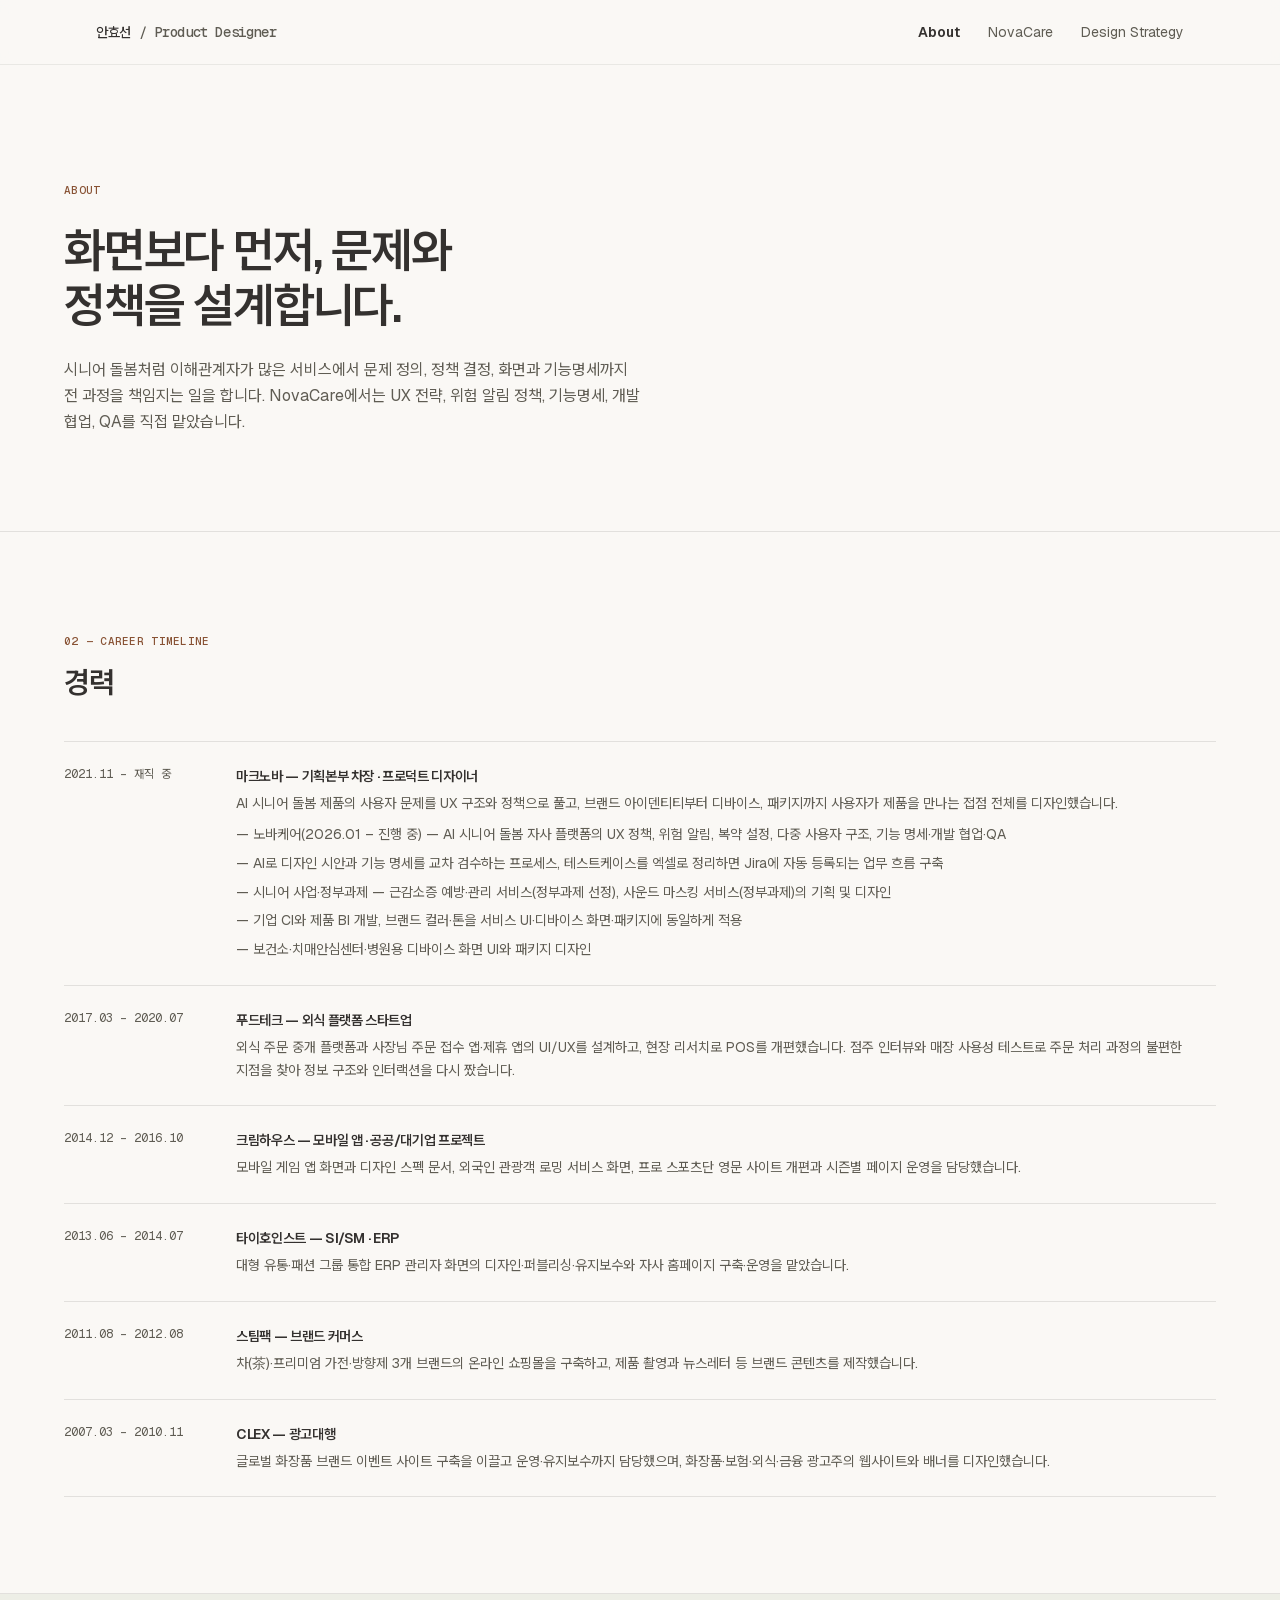
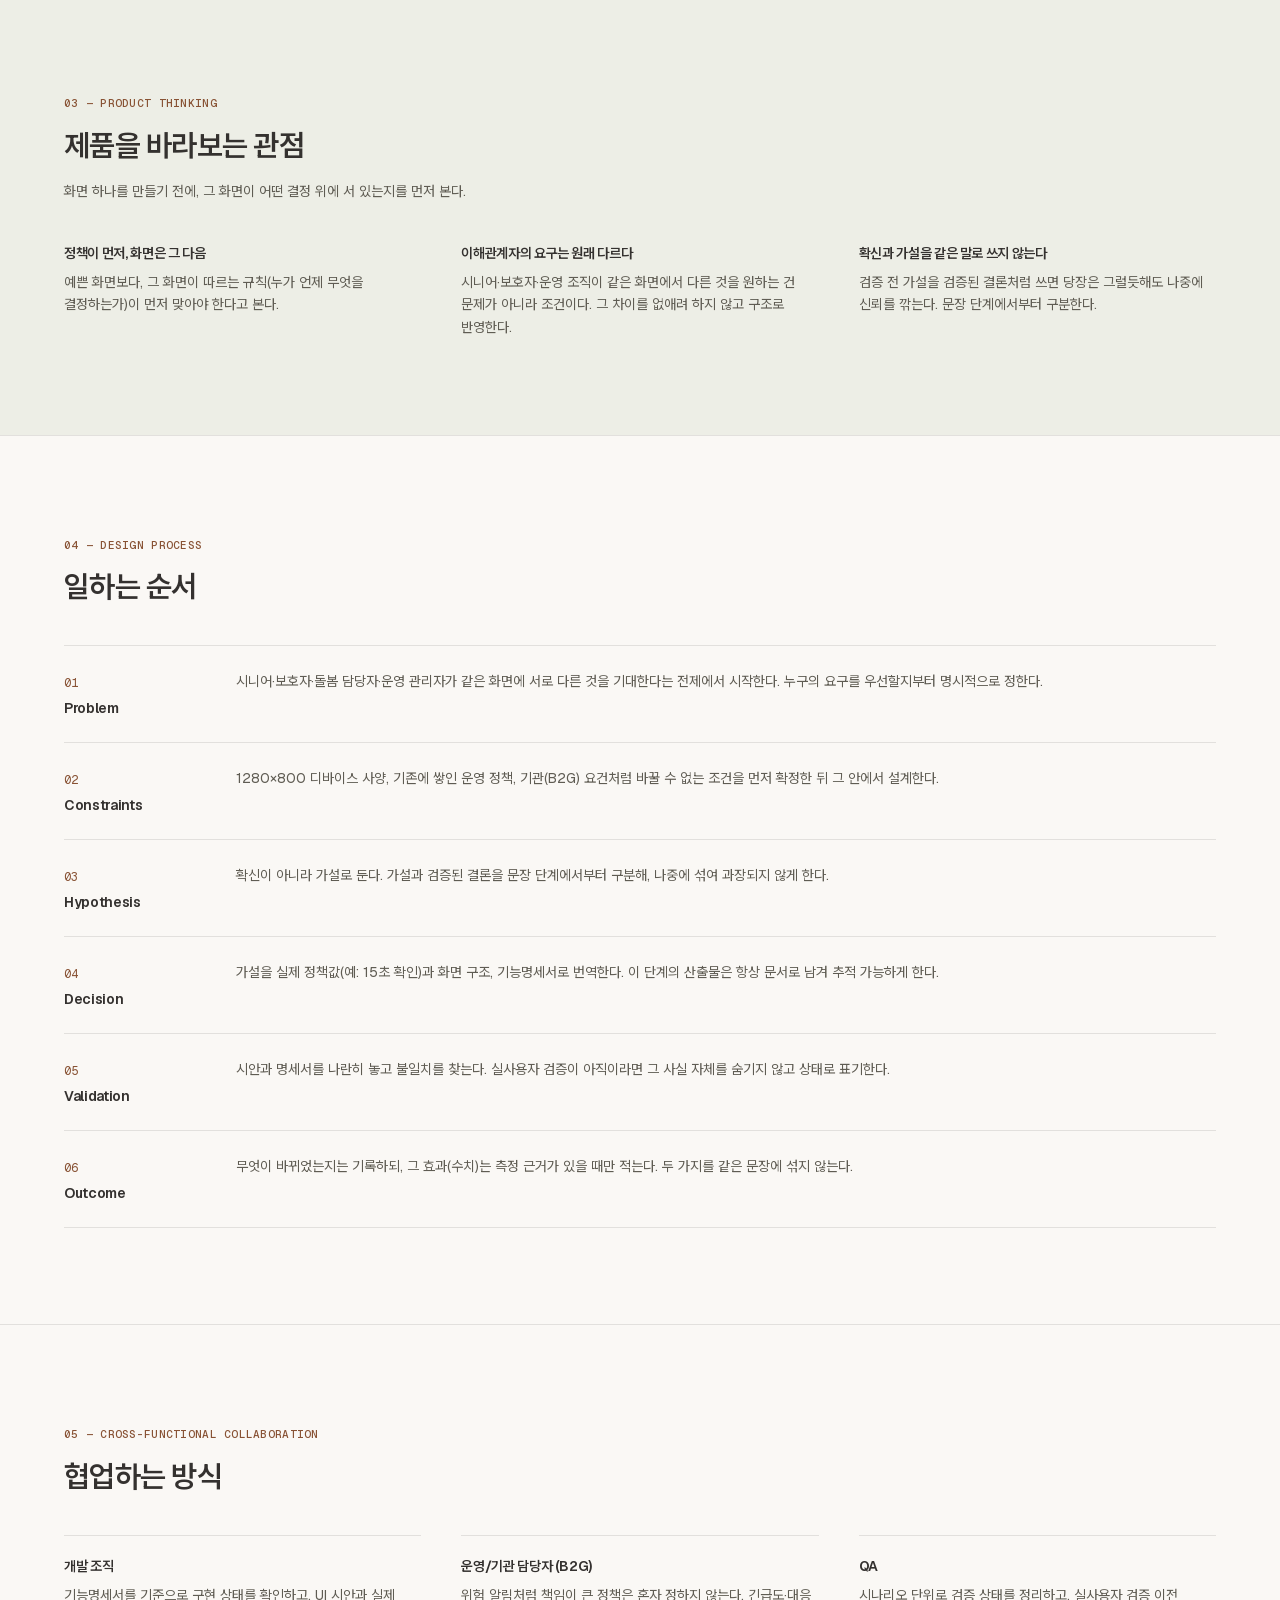
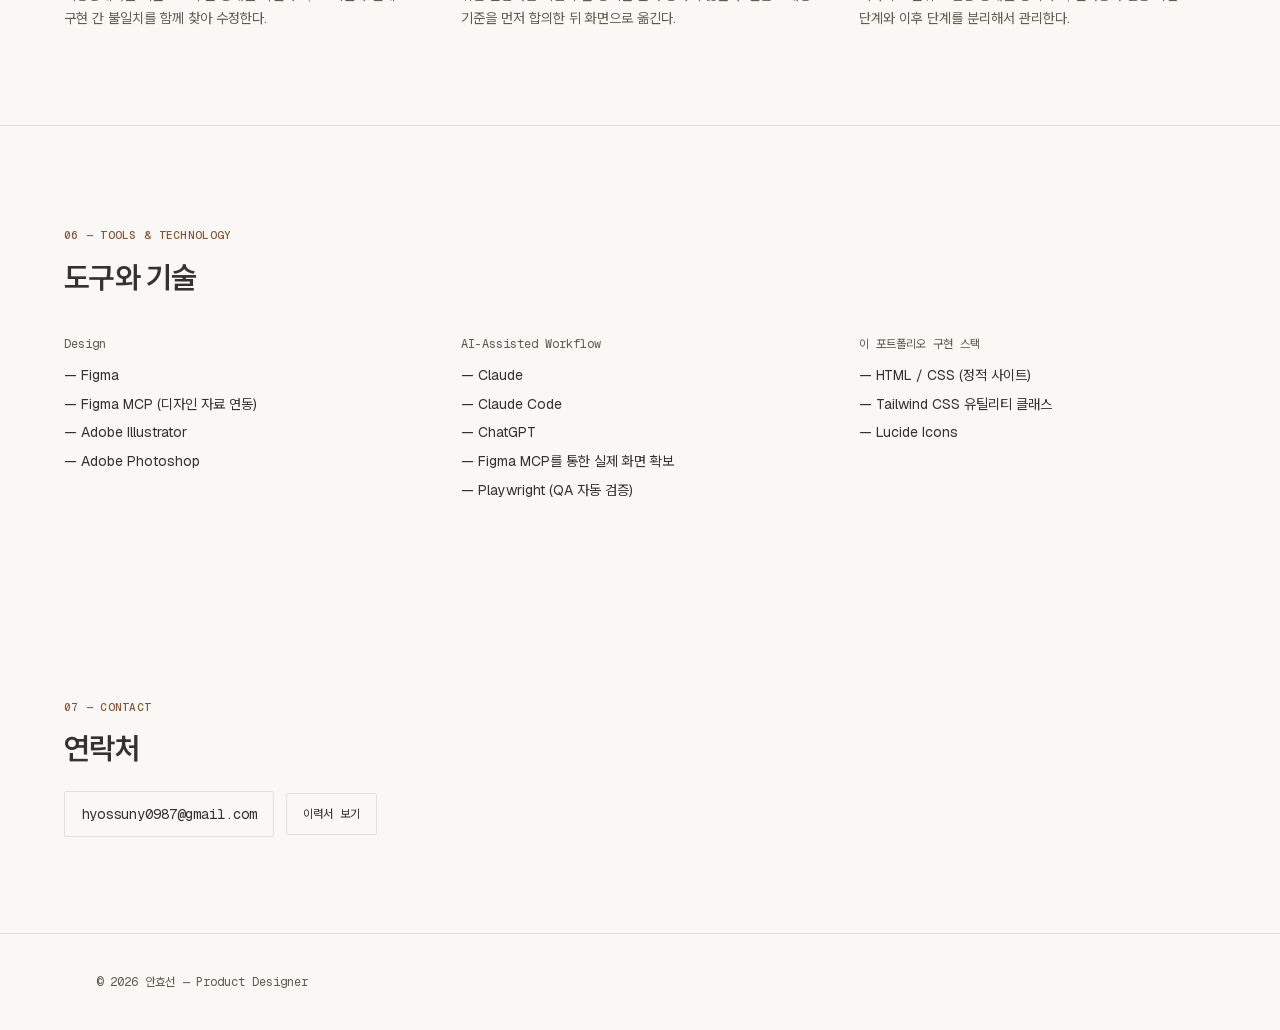
<file: about.html>
<!DOCTYPE html><html lang="ko" class="WggDGG_variable z61v7q_variable _5MZZ1W_variable"><head><meta charSet="utf-8"/><meta name="viewport" content="width=device-width, initial-scale=1"/><link rel="stylesheet" href="style.css"/><title>About — 안효선</title><meta property="og:type" content="website"/><meta property="og:locale" content="ko_KR"/><meta property="og:title" content="About — 안효선"/><meta property="og:description" content="문제 정의부터 제품 완성까지 책임지는 프로덕트 디자이너의 전문성과 일하는 방식."/><meta name="description" content="문제 정의부터 제품 완성까지 책임지는 프로덕트 디자이너의 전문성과 일하는 방식."/><meta name="author" content="안효선"/><link rel="icon" href="favicon.ico" sizes="256x256" type="image/x-icon"/><meta name="next-size-adjust" content=""/></head><body class="font-sans antialiased"><div hidden=""><!--$--><!--/$--></div><header class="sticky top-0 z-40 border-b border-border/70 bg-background/85 backdrop-blur supports-[backdrop-filter]:bg-background/70"><div class="mx-auto flex h-16 max-w-6xl items-center justify-between px-5 sm:px-8"><a class="font-mono text-sm font-medium tracking-tight text-foreground" href="index.html">안효선<span class="ml-2 text-muted-foreground">/ <!-- -->Product Designer</span></a><nav class="hidden items-center gap-7 text-sm text-muted-foreground sm:flex"><a class="transition-colors hover:text-foreground font-semibold text-foreground" aria-current="page" href="about.html">About</a><a class="transition-colors hover:text-foreground" href="novacare.html">NovaCare</a><a class="transition-colors hover:text-foreground" href="design-strategy.html">Design Strategy</a></nav><button type="button" aria-label="메뉴 열기" class="inline-flex size-9 items-center justify-center rounded-sm text-foreground transition-colors hover:bg-secondary sm:hidden" aria-haspopup="dialog" aria-expanded="false" data-state="closed" data-slot="sheet-trigger"><svg xmlns="http://www.w3.org/2000/svg" width="24" height="24" viewBox="0 0 24 24" fill="none" stroke="currentColor" stroke-width="2" stroke-linecap="round" stroke-linejoin="round" class="lucide lucide-menu size-5" aria-hidden="true"><path d="M4 5h16"></path><path d="M4 12h16"></path><path d="M4 19h16"></path></svg></button></div></header><nav id="mobile-menu" aria-label="모바일 메뉴" hidden class="border-b border-border bg-background" style="position:fixed;left:0;right:0;top:64px;z-index:39;max-height:calc(100vh - 64px);overflow:auto"><ul class="mx-auto max-w-6xl px-5 py-2 sm:px-8" style="list-style:none;margin:0"><li><a href="about.html" class="block border-b border-border text-base" style="padding:14px 0">About</a></li><li><a href="novacare.html" class="block border-b border-border text-base" style="padding:14px 0">NovaCare</a></li><li><a href="design-strategy.html" class="block border-b border-border text-base" style="padding:14px 0">Design Strategy</a></li></ul></nav><main><section class="border-b border-border px-5 pb-16 pt-20 sm:px-8 sm:pb-24 sm:pt-28"><div class="mx-auto max-w-6xl"><span class="inline-flex items-center gap-1.5 font-mono text-[11px] font-medium tracking-wide text-annotation mb-6">ABOUT</span><h1 class="max-w-2xl text-balance text-[clamp(1.9rem,4.2vw,3rem)] font-semibold leading-[1.15] tracking-tight">화면보다 먼저, 문제와 정책을 설계합니다.</h1><p class="mt-6 max-w-xl text-base leading-relaxed text-muted-foreground">시니어 돌봄처럼 이해관계자가 많은 서비스에서 문제 정의, 정책 결정, 화면과 기능명세까지 전 과정을 책임지는 일을 합니다. NovaCare에서는 UX 전략, 위험 알림 정책, 기능명세, 개발 협업, QA를 직접 맡았습니다.</p></div></section><section class="border-b border-border px-5 py-16 sm:px-8 sm:py-24"><div class="mx-auto max-w-6xl"><span class="inline-flex items-center gap-1.5 font-mono text-[11px] font-medium tracking-wide text-annotation mb-4">02 — CAREER TIMELINE</span><h2 class="text-balance text-2xl font-semibold tracking-tight sm:text-3xl">경력</h2><div class="mt-10 divide-y divide-border border-y border-border"><div class="grid gap-1 py-6 sm:grid-cols-[140px_1fr] sm:gap-8"><span class="font-mono text-xs text-muted-foreground">2021.11 – 재직 중</span><div><h3 class="text-sm font-semibold tracking-tight">마크노바 — 기획본부 차장 · 프로덕트 디자이너</h3><p class="mt-1.5 text-sm leading-relaxed text-muted-foreground">AI 시니어 돌봄 제품의 사용자 문제를 UX 구조와 정책으로 풀고, 브랜드 아이덴티티부터 디바이스, 패키지까지 사용자가 제품을 만나는 접점 전체를 디자인했습니다.</p><ul class="mt-2 space-y-1.5 text-sm leading-relaxed text-muted-foreground"><li>— 노바케어(2026.01 – 진행 중) — AI 시니어 돌봄 자사 플랫폼의 UX 정책, 위험 알림, 복약 설정, 다중 사용자 구조, 기능 명세·개발 협업·QA</li><li>— AI로 디자인 시안과 기능 명세를 교차 검수하는 프로세스, 테스트케이스를 엑셀로 정리하면 Jira에 자동 등록되는 업무 흐름 구축</li><li>— 시니어 사업·정부과제 — 근감소증 예방·관리 서비스(정부과제 선정), 사운드 마스킹 서비스(정부과제)의 기획 및 디자인</li><li>— 기업 CI와 제품 BI 개발, 브랜드 컬러·톤을 서비스 UI·디바이스 화면·패키지에 동일하게 적용</li><li>— 보건소·치매안심센터·병원용 디바이스 화면 UI와 패키지 디자인</li></ul></div></div><div class="grid gap-1 py-6 sm:grid-cols-[140px_1fr] sm:gap-8"><span class="font-mono text-xs text-muted-foreground">2017.03 – 2020.07</span><div><h3 class="text-sm font-semibold tracking-tight">푸드테크 — 외식 플랫폼 스타트업</h3><p class="mt-1.5 text-sm leading-relaxed text-muted-foreground">외식 주문 중개 플랫폼과 사장님 주문 접수 앱·제휴 앱의 UI/UX를 설계하고, 현장 리서치로 POS를 개편했습니다. 점주 인터뷰와 매장 사용성 테스트로 주문 처리 과정의 불편한 지점을 찾아 정보 구조와 인터랙션을 다시 짰습니다.</p></div></div><div class="grid gap-1 py-6 sm:grid-cols-[140px_1fr] sm:gap-8"><span class="font-mono text-xs text-muted-foreground">2014.12 – 2016.10</span><div><h3 class="text-sm font-semibold tracking-tight">크림하우스 — 모바일 앱 · 공공/대기업 프로젝트</h3><p class="mt-1.5 text-sm leading-relaxed text-muted-foreground">모바일 게임 앱 화면과 디자인 스펙 문서, 외국인 관광객 로밍 서비스 화면, 프로 스포츠단 영문 사이트 개편과 시즌별 페이지 운영을 담당했습니다.</p></div></div><div class="grid gap-1 py-6 sm:grid-cols-[140px_1fr] sm:gap-8"><span class="font-mono text-xs text-muted-foreground">2013.06 – 2014.07</span><div><h3 class="text-sm font-semibold tracking-tight">타이호인스트 — SI/SM · ERP</h3><p class="mt-1.5 text-sm leading-relaxed text-muted-foreground">대형 유통·패션 그룹 통합 ERP 관리자 화면의 디자인·퍼블리싱·유지보수와 자사 홈페이지 구축·운영을 맡았습니다.</p></div></div><div class="grid gap-1 py-6 sm:grid-cols-[140px_1fr] sm:gap-8"><span class="font-mono text-xs text-muted-foreground">2011.08 – 2012.08</span><div><h3 class="text-sm font-semibold tracking-tight">스팀팩 — 브랜드 커머스</h3><p class="mt-1.5 text-sm leading-relaxed text-muted-foreground">차(茶)·프리미엄 가전·방향제 3개 브랜드의 온라인 쇼핑몰을 구축하고, 제품 촬영과 뉴스레터 등 브랜드 콘텐츠를 제작했습니다.</p></div></div><div class="grid gap-1 py-6 sm:grid-cols-[140px_1fr] sm:gap-8"><span class="font-mono text-xs text-muted-foreground">2007.03 – 2010.11</span><div><h3 class="text-sm font-semibold tracking-tight">CLEX — 광고대행</h3><p class="mt-1.5 text-sm leading-relaxed text-muted-foreground">글로벌 화장품 브랜드 이벤트 사이트 구축을 이끌고 운영·유지보수까지 담당했으며, 화장품·보험·외식·금융 광고주의 웹사이트와 배너를 디자인했습니다.</p></div></div></div></div></section><section class="border-b border-border bg-secondary/40 px-5 py-16 sm:px-8 sm:py-24"><div class="mx-auto max-w-6xl"><span class="inline-flex items-center gap-1.5 font-mono text-[11px] font-medium tracking-wide text-annotation mb-4">03 — PRODUCT THINKING</span><h2 class="text-balance text-2xl font-semibold tracking-tight sm:text-3xl">제품을 바라보는 관점</h2><p class="mt-4 max-w-xl text-sm leading-relaxed text-muted-foreground">화면 하나를 만들기 전에, 그 화면이 어떤 결정 위에 서 있는지를 먼저 본다.</p><div class="mt-10 grid gap-x-10 gap-y-8 sm:grid-cols-3"><div><h3 class="text-sm font-semibold tracking-tight">정책이 먼저, 화면은 그 다음</h3><p class="mt-2 text-sm leading-relaxed text-muted-foreground">예쁜 화면보다, 그 화면이 따르는 규칙(누가 언제 무엇을 결정하는가)이 먼저 맞아야 한다고 본다.</p></div><div><h3 class="text-sm font-semibold tracking-tight">이해관계자의 요구는 원래 다르다</h3><p class="mt-2 text-sm leading-relaxed text-muted-foreground">시니어·보호자·운영 조직이 같은 화면에서 다른 것을 원하는 건 문제가 아니라 조건이다. 그 차이를 없애려 하지 않고 구조로 반영한다.</p></div><div><h3 class="text-sm font-semibold tracking-tight">확신과 가설을 같은 말로 쓰지 않는다</h3><p class="mt-2 text-sm leading-relaxed text-muted-foreground">검증 전 가설을 검증된 결론처럼 쓰면 당장은 그럴듯해도 나중에 신뢰를 깎는다. 문장 단계에서부터 구분한다.</p></div></div></div></section><section class="border-b border-border px-5 py-16 sm:px-8 sm:py-24"><div class="mx-auto max-w-6xl"><span class="inline-flex items-center gap-1.5 font-mono text-[11px] font-medium tracking-wide text-annotation mb-4">04 — DESIGN PROCESS</span><h2 class="text-balance text-2xl font-semibold tracking-tight sm:text-3xl">일하는 순서</h2><ol class="mt-10 divide-y divide-border border-y border-border"><li class="grid gap-2 py-6 sm:grid-cols-[140px_1fr] sm:gap-8"><div><span class="font-mono text-xs text-annotation">01</span><h3 class="mt-1 text-sm font-semibold tracking-tight">Problem</h3></div><p class="text-sm leading-relaxed text-muted-foreground">시니어·보호자·돌봄 담당자·운영 관리자가 같은 화면에 서로 다른 것을 기대한다는 전제에서 시작한다. 누구의 요구를 우선할지부터 명시적으로 정한다.</p></li><li class="grid gap-2 py-6 sm:grid-cols-[140px_1fr] sm:gap-8"><div><span class="font-mono text-xs text-annotation">02</span><h3 class="mt-1 text-sm font-semibold tracking-tight">Constraints</h3></div><p class="text-sm leading-relaxed text-muted-foreground">1280×800 디바이스 사양, 기존에 쌓인 운영 정책, 기관(B2G) 요건처럼 바꿀 수 없는 조건을 먼저 확정한 뒤 그 안에서 설계한다.</p></li><li class="grid gap-2 py-6 sm:grid-cols-[140px_1fr] sm:gap-8"><div><span class="font-mono text-xs text-annotation">03</span><h3 class="mt-1 text-sm font-semibold tracking-tight">Hypothesis</h3></div><p class="text-sm leading-relaxed text-muted-foreground">확신이 아니라 가설로 둔다. 가설과 검증된 결론을 문장 단계에서부터 구분해, 나중에 섞여 과장되지 않게 한다.</p></li><li class="grid gap-2 py-6 sm:grid-cols-[140px_1fr] sm:gap-8"><div><span class="font-mono text-xs text-annotation">04</span><h3 class="mt-1 text-sm font-semibold tracking-tight">Decision</h3></div><p class="text-sm leading-relaxed text-muted-foreground">가설을 실제 정책값(예: 15초 확인)과 화면 구조, 기능명세서로 번역한다. 이 단계의 산출물은 항상 문서로 남겨 추적 가능하게 한다.</p></li><li class="grid gap-2 py-6 sm:grid-cols-[140px_1fr] sm:gap-8"><div><span class="font-mono text-xs text-annotation">05</span><h3 class="mt-1 text-sm font-semibold tracking-tight">Validation</h3></div><p class="text-sm leading-relaxed text-muted-foreground">시안과 명세서를 나란히 놓고 불일치를 찾는다. 실사용자 검증이 아직이라면 그 사실 자체를 숨기지 않고 상태로 표기한다.</p></li><li class="grid gap-2 py-6 sm:grid-cols-[140px_1fr] sm:gap-8"><div><span class="font-mono text-xs text-annotation">06</span><h3 class="mt-1 text-sm font-semibold tracking-tight">Outcome</h3></div><p class="text-sm leading-relaxed text-muted-foreground">무엇이 바뀌었는지는 기록하되, 그 효과(수치)는 측정 근거가 있을 때만 적는다. 두 가지를 같은 문장에 섞지 않는다.</p></li></ol></div></section><section class="border-b border-border px-5 py-16 sm:px-8 sm:py-24"><div class="mx-auto max-w-6xl"><span class="inline-flex items-center gap-1.5 font-mono text-[11px] font-medium tracking-wide text-annotation mb-4">05 — CROSS-FUNCTIONAL COLLABORATION</span><h2 class="text-balance text-2xl font-semibold tracking-tight sm:text-3xl">협업하는 방식</h2><div class="mt-10 grid gap-x-10 gap-y-8 sm:grid-cols-3"><div class="border-t border-border pt-5"><h3 class="text-sm font-semibold tracking-tight">개발 조직</h3><p class="mt-2 text-sm leading-relaxed text-muted-foreground">기능명세서를 기준으로 구현 상태를 확인하고, UI 시안과 실제 구현 간 불일치를 함께 찾아 수정한다.</p></div><div class="border-t border-border pt-5"><h3 class="text-sm font-semibold tracking-tight">운영/기관 담당자 (B2G)</h3><p class="mt-2 text-sm leading-relaxed text-muted-foreground">위험 알림처럼 책임이 큰 정책은 혼자 정하지 않는다. 긴급도·대응 기준을 먼저 합의한 뒤 화면으로 옮긴다.</p></div><div class="border-t border-border pt-5"><h3 class="text-sm font-semibold tracking-tight">QA</h3><p class="mt-2 text-sm leading-relaxed text-muted-foreground">시나리오 단위로 검증 상태를 정리하고, 실사용자 검증 이전 단계와 이후 단계를 분리해서 관리한다.</p></div></div></div></section><section class="px-5 py-16 sm:px-8 sm:py-24"><div class="mx-auto max-w-6xl"><span class="inline-flex items-center gap-1.5 font-mono text-[11px] font-medium tracking-wide text-annotation mb-4">06 — TOOLS &amp; TECHNOLOGY</span><h2 class="text-balance text-2xl font-semibold tracking-tight sm:text-3xl">도구와 기술</h2><div class="mt-10 grid gap-x-10 gap-y-8 sm:grid-cols-3"><div><h3 class="font-mono text-xs text-muted-foreground">Design</h3><ul class="mt-3 space-y-1.5 text-sm leading-relaxed"><li>— <!-- -->Figma</li><li>— <!-- -->Figma MCP (디자인 자료 연동)</li><li>— <!-- -->Adobe Illustrator</li><li>— <!-- -->Adobe Photoshop</li></ul></div><div><h3 class="font-mono text-xs text-muted-foreground">AI-Assisted Workflow</h3><ul class="mt-3 space-y-1.5 text-sm leading-relaxed"><li>— <!-- -->Claude</li><li>— <!-- -->Claude Code</li><li>— <!-- -->ChatGPT</li><li>— <!-- -->Figma MCP를 통한 실제 화면 확보</li><li>— <!-- -->Playwright (QA 자동 검증)</li></ul></div><div><h3 class="font-mono text-xs text-muted-foreground">이 포트폴리오 구현 스택</h3><ul class="mt-3 space-y-1.5 text-sm leading-relaxed"><li>— <!-- -->HTML / CSS (정적 사이트)</li><li>— <!-- -->Tailwind CSS 유틸리티 클래스</li><li>— <!-- -->Lucide Icons</li></ul></div></div></div></section><section id="contact" class="scroll-mt-28 px-5 py-16 sm:px-8 sm:py-24"><div class="mx-auto max-w-6xl"><span class="inline-flex items-center gap-1.5 font-mono text-[11px] font-medium tracking-wide text-annotation mb-4">07 — CONTACT</span><h2 class="text-balance text-2xl font-semibold tracking-tight sm:text-3xl">연락처</h2><div class="mt-6 flex flex-wrap items-center gap-3"><a href="mailto:hyossuny0987@gmail.com" class="inline-flex items-center gap-3 rounded-sm border border-border px-4 py-3 font-mono text-sm transition-colors hover:bg-secondary">hyossuny0987@gmail.com</a><a href="resume.html" target="_blank" rel="noopener" class="inline-flex items-center rounded-sm border border-border px-4 py-3 font-mono text-xs text-foreground transition-colors hover:bg-secondary">이력서 보기</a></div></div></section></main><footer class="border-t border-border"><div class="mx-auto flex max-w-6xl flex-col gap-2 px-5 py-10 text-xs text-muted-foreground sm:flex-row sm:items-center sm:justify-between sm:px-8"><p class="font-mono">© <!-- -->2026<!-- --> <!-- -->안효선<!-- --> — <!-- -->Product Designer</p></div></footer><!--$--><!--/$--><script>(function(){var b=document.querySelector('button[aria-haspopup="dialog"]'),m=document.getElementById("mobile-menu");if(!b||!m)return;var ICON_OPEN=b.innerHTML,ICON_CLOSE='<svg xmlns="http://www.w3.org/2000/svg" width="24" height="24" viewBox="0 0 24 24" fill="none" stroke="currentColor" stroke-width="2" stroke-linecap="round" stroke-linejoin="round" class="size-5" aria-hidden="true"><path d="M18 6 6 18"></path><path d="m6 6 12 12"></path></svg>';var cur=location.pathname.split("/").pop()||"index.html";m.querySelectorAll("a").forEach(function(a){if(a.getAttribute("href")===cur){a.setAttribute("aria-current","page");a.style.fontWeight="600"}});function set(o){m.hidden=!o;b.setAttribute("aria-expanded",o?"true":"false");b.setAttribute("data-state",o?"open":"closed");b.setAttribute("aria-label",o?"메뉴 닫기":"메뉴 열기");b.innerHTML=o?ICON_CLOSE:ICON_OPEN;document.body.style.overflow=o?"hidden":"";if(o){var a=m.querySelector("a");a&&a.focus()}}b.addEventListener("click",function(){set(m.hidden)});m.addEventListener("click",function(e){if(e.target.closest("a"))set(false)});document.addEventListener("keydown",function(e){if(e.key==="Escape"&&!m.hidden){set(false);b.focus()}});window.addEventListener("resize",function(){if(innerWidth>=640&&!m.hidden)set(false)});})();</script></body></html>
</file>
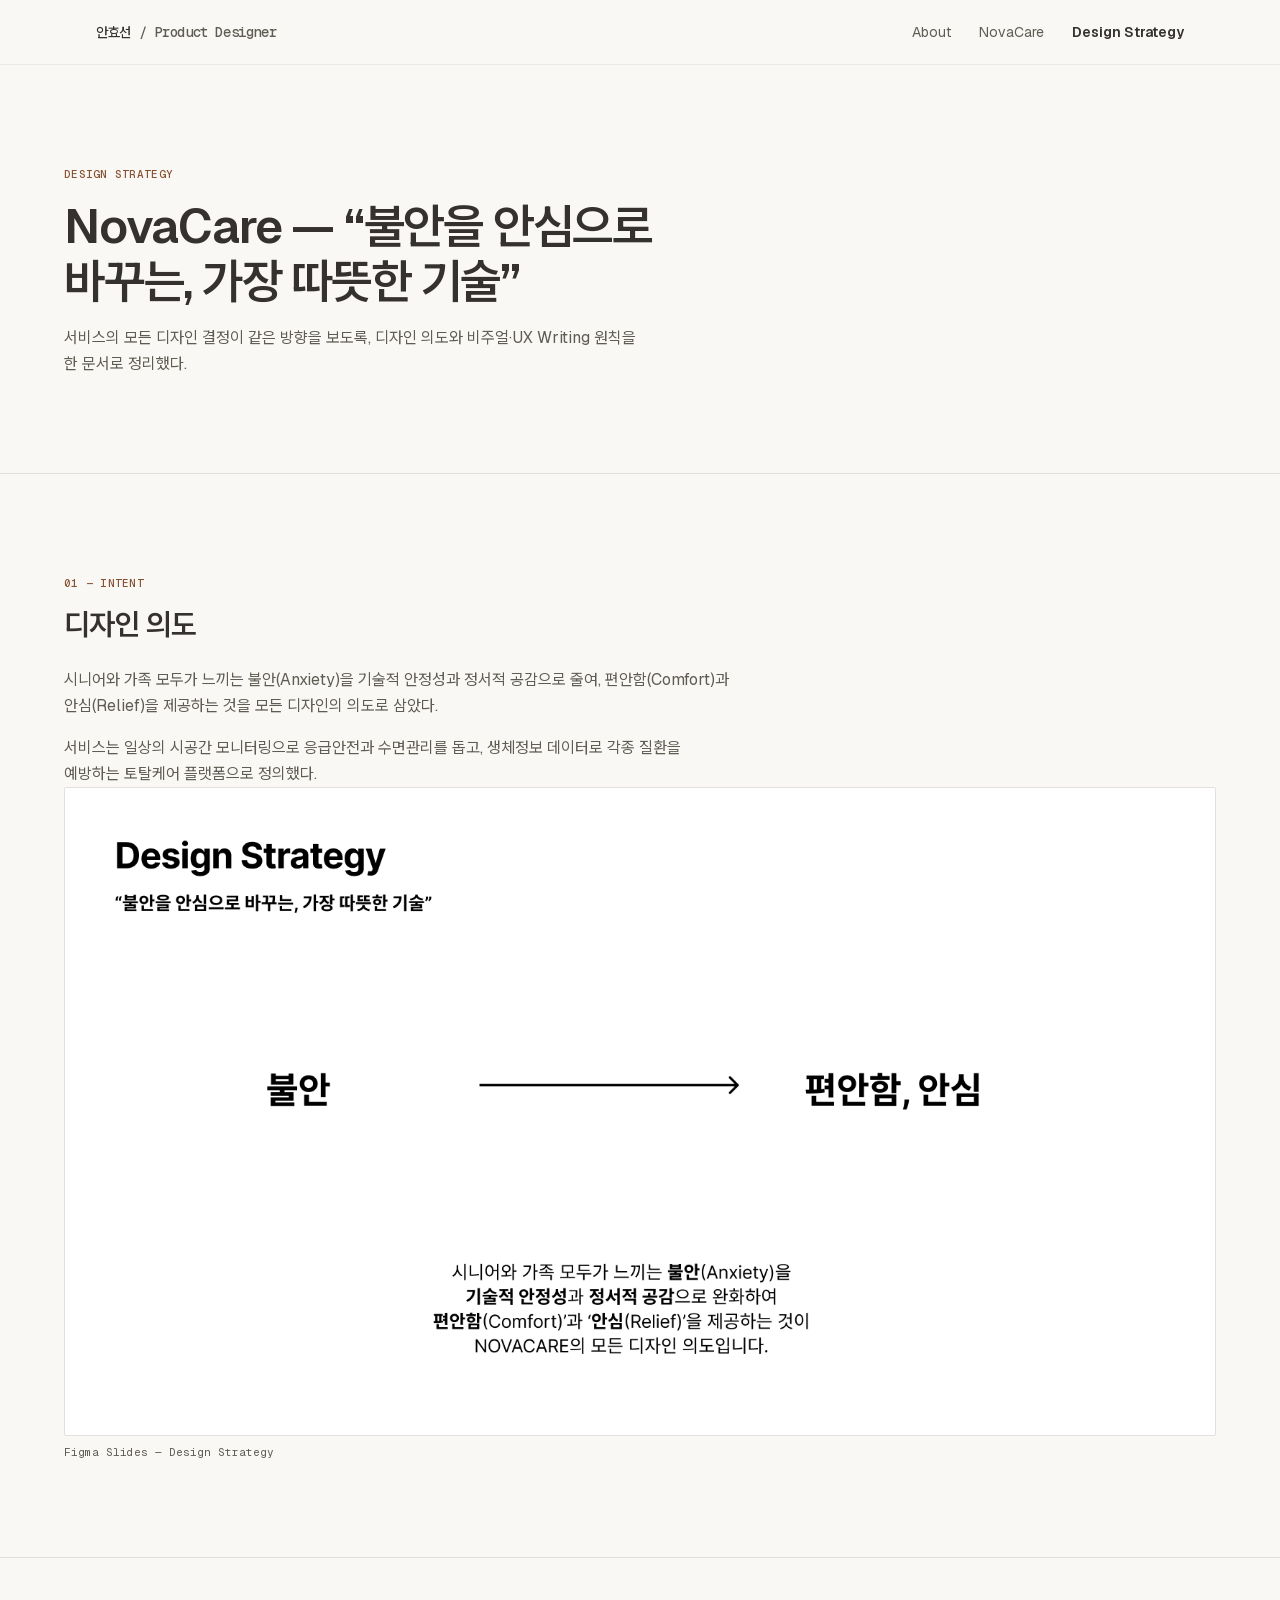
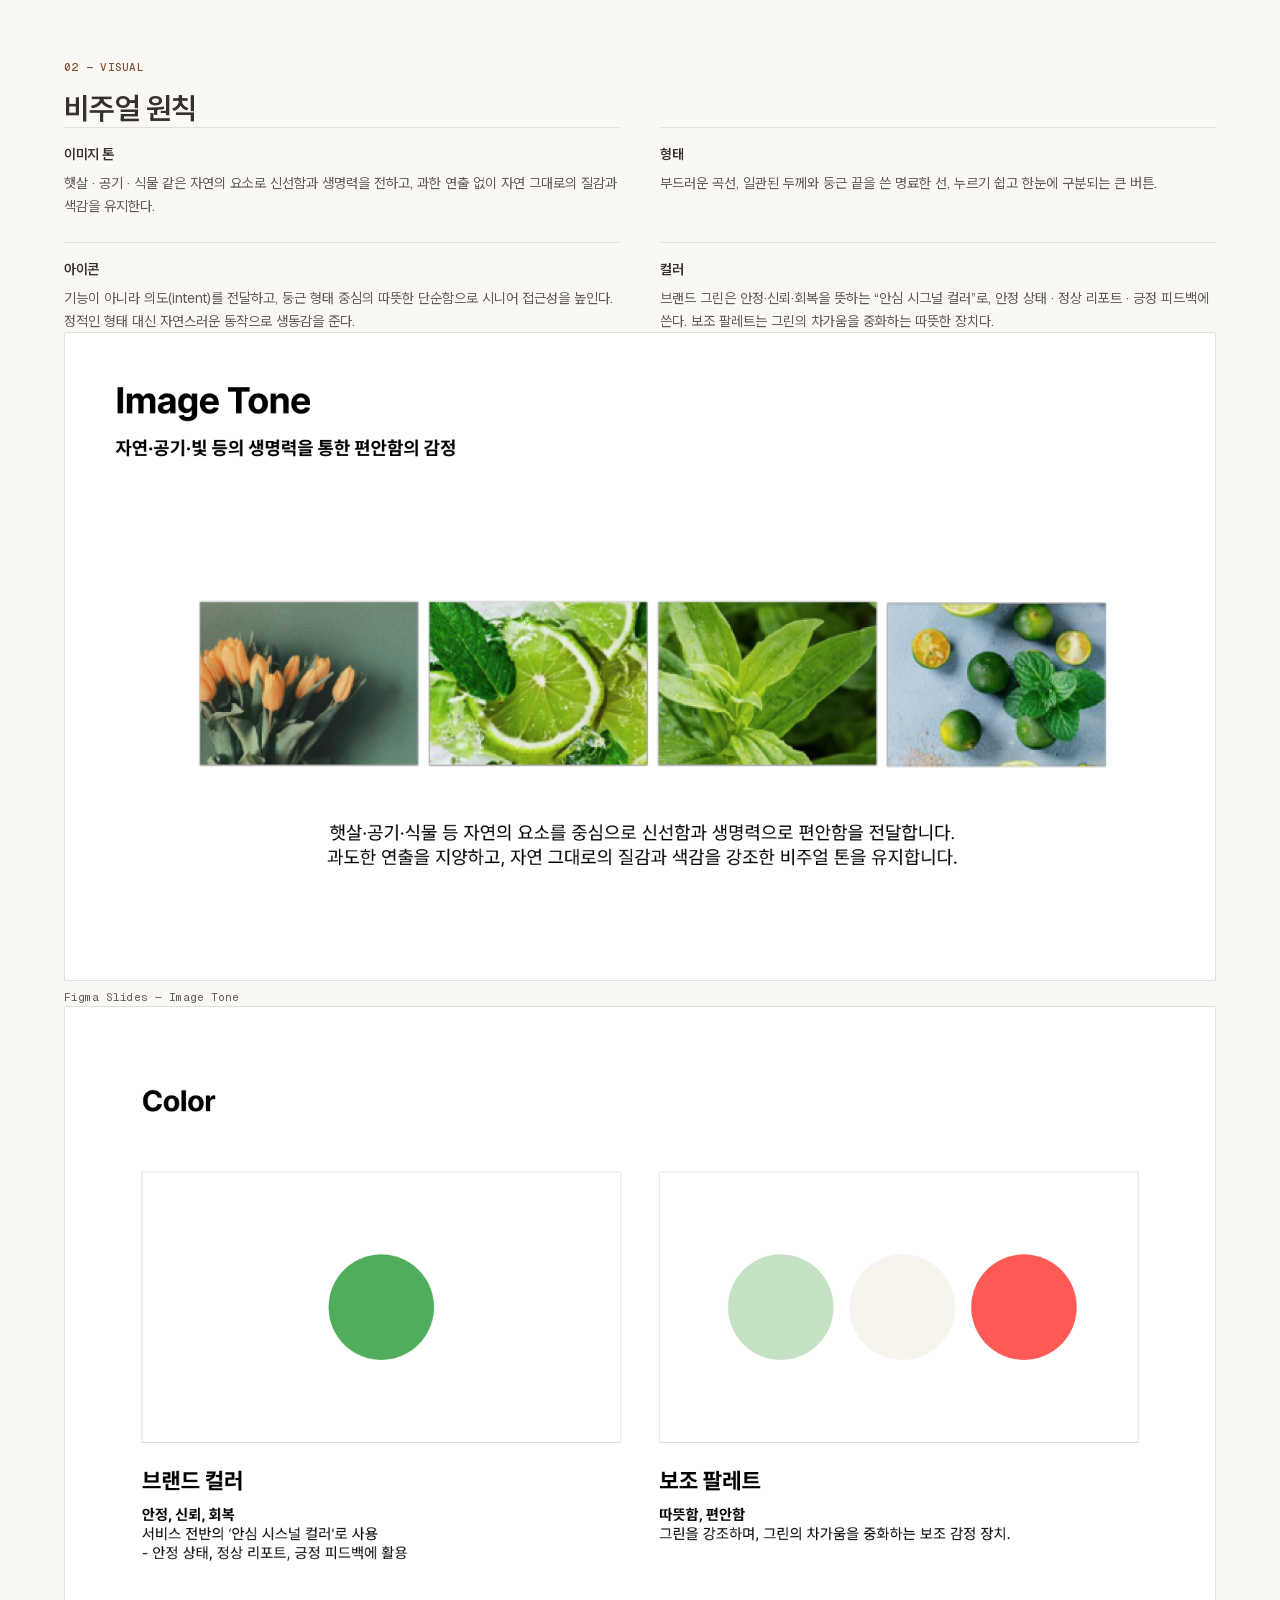
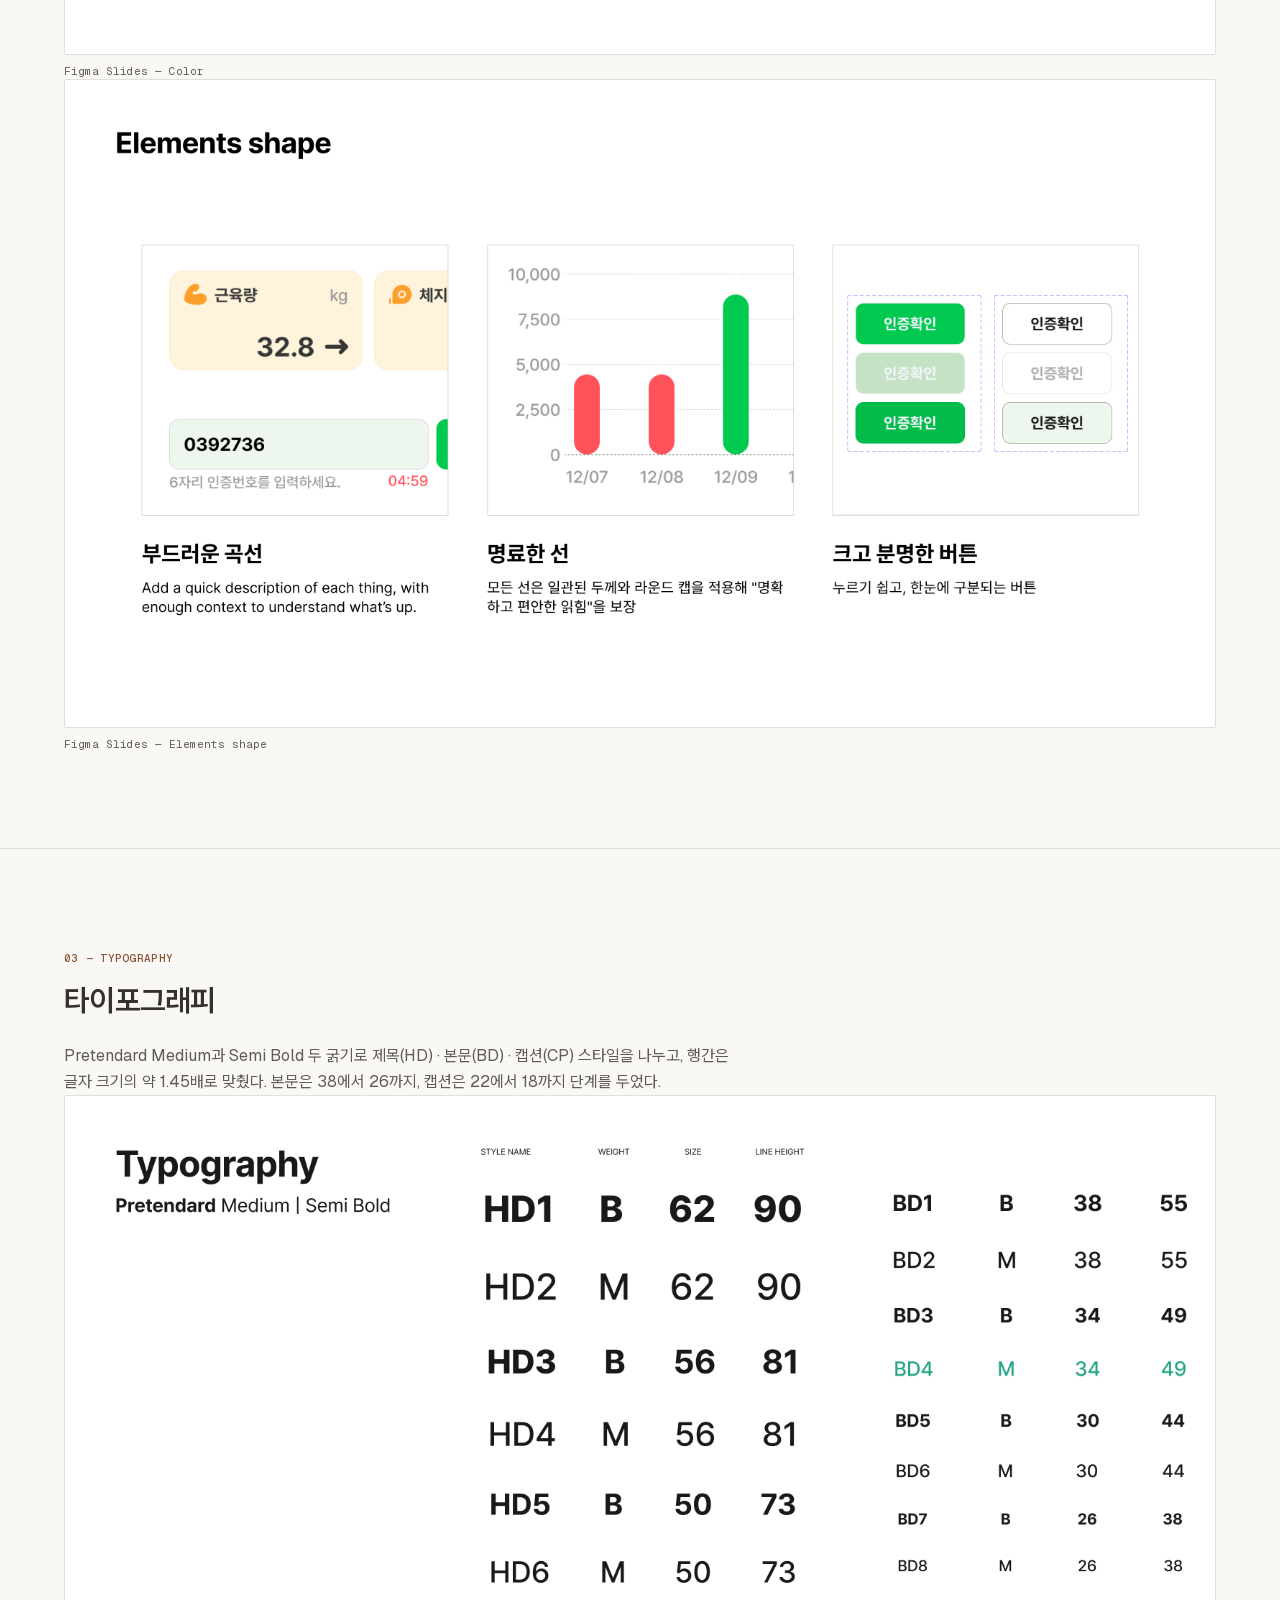
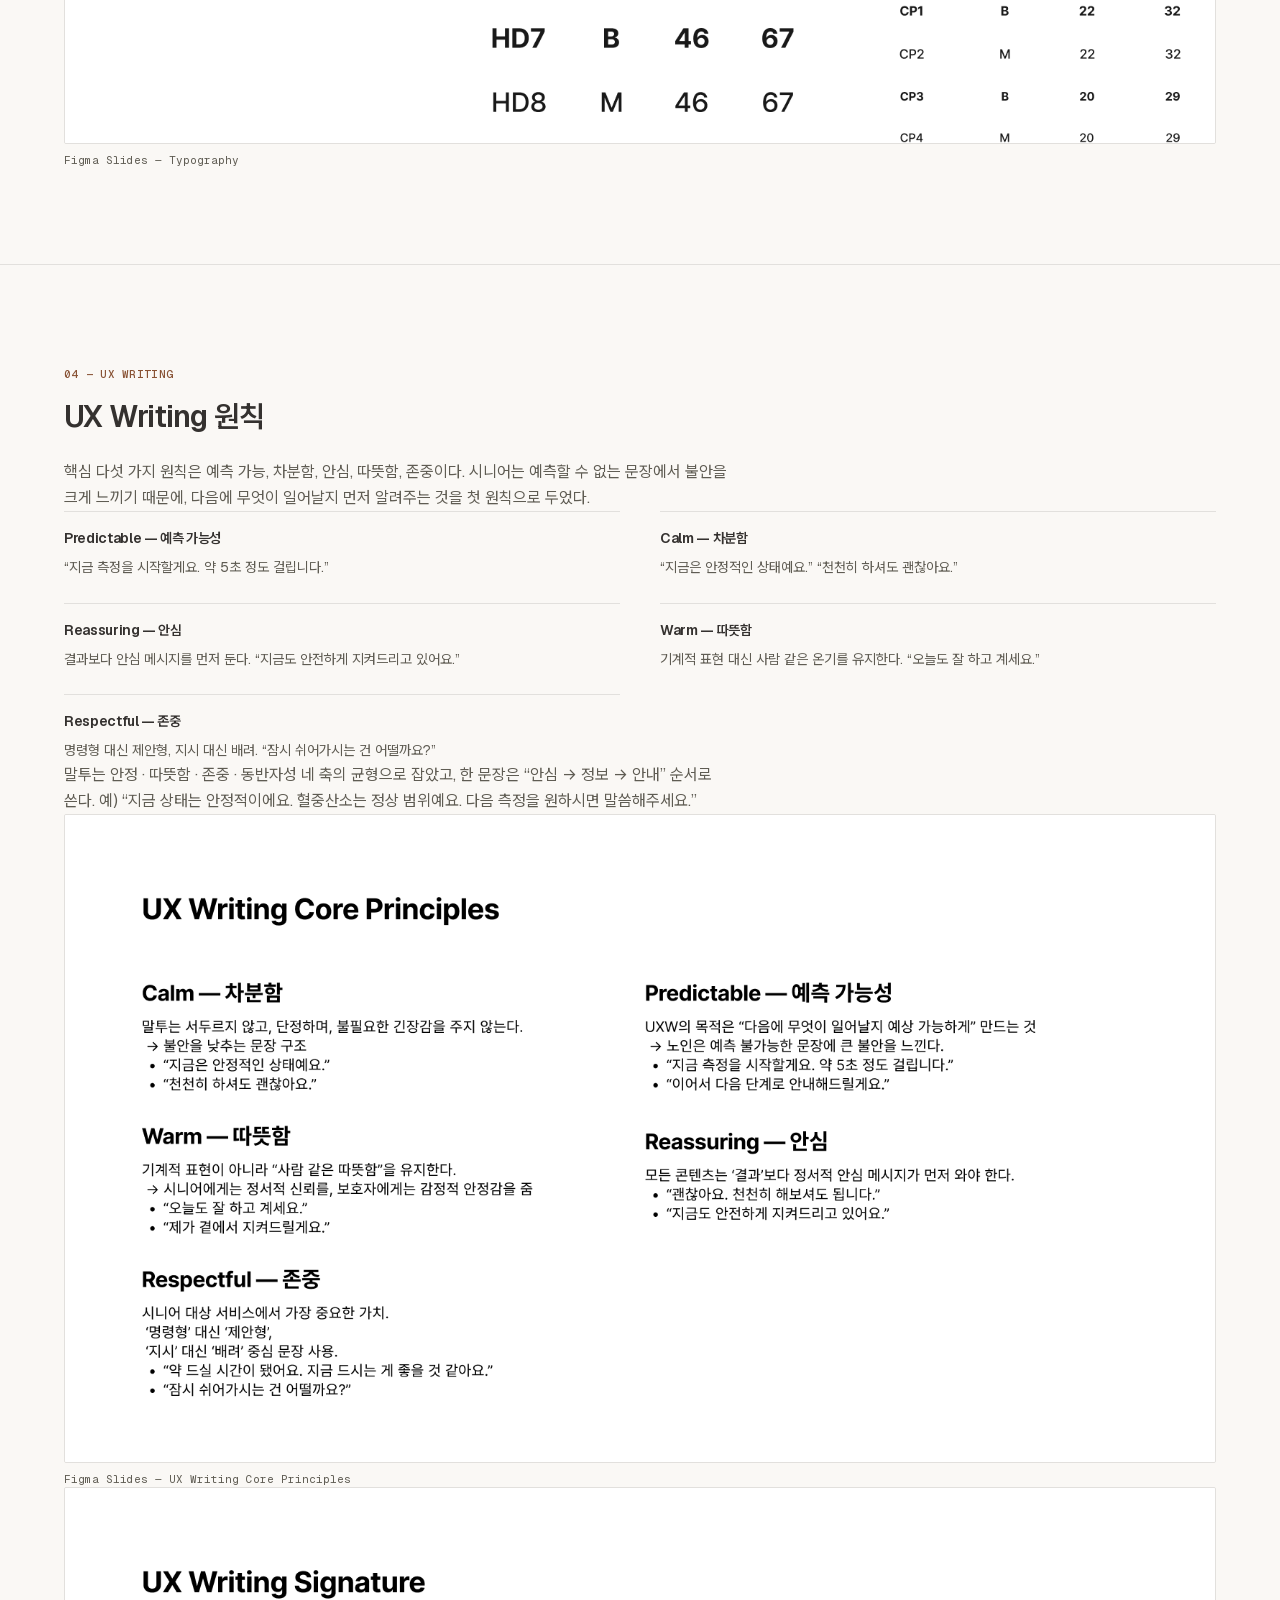
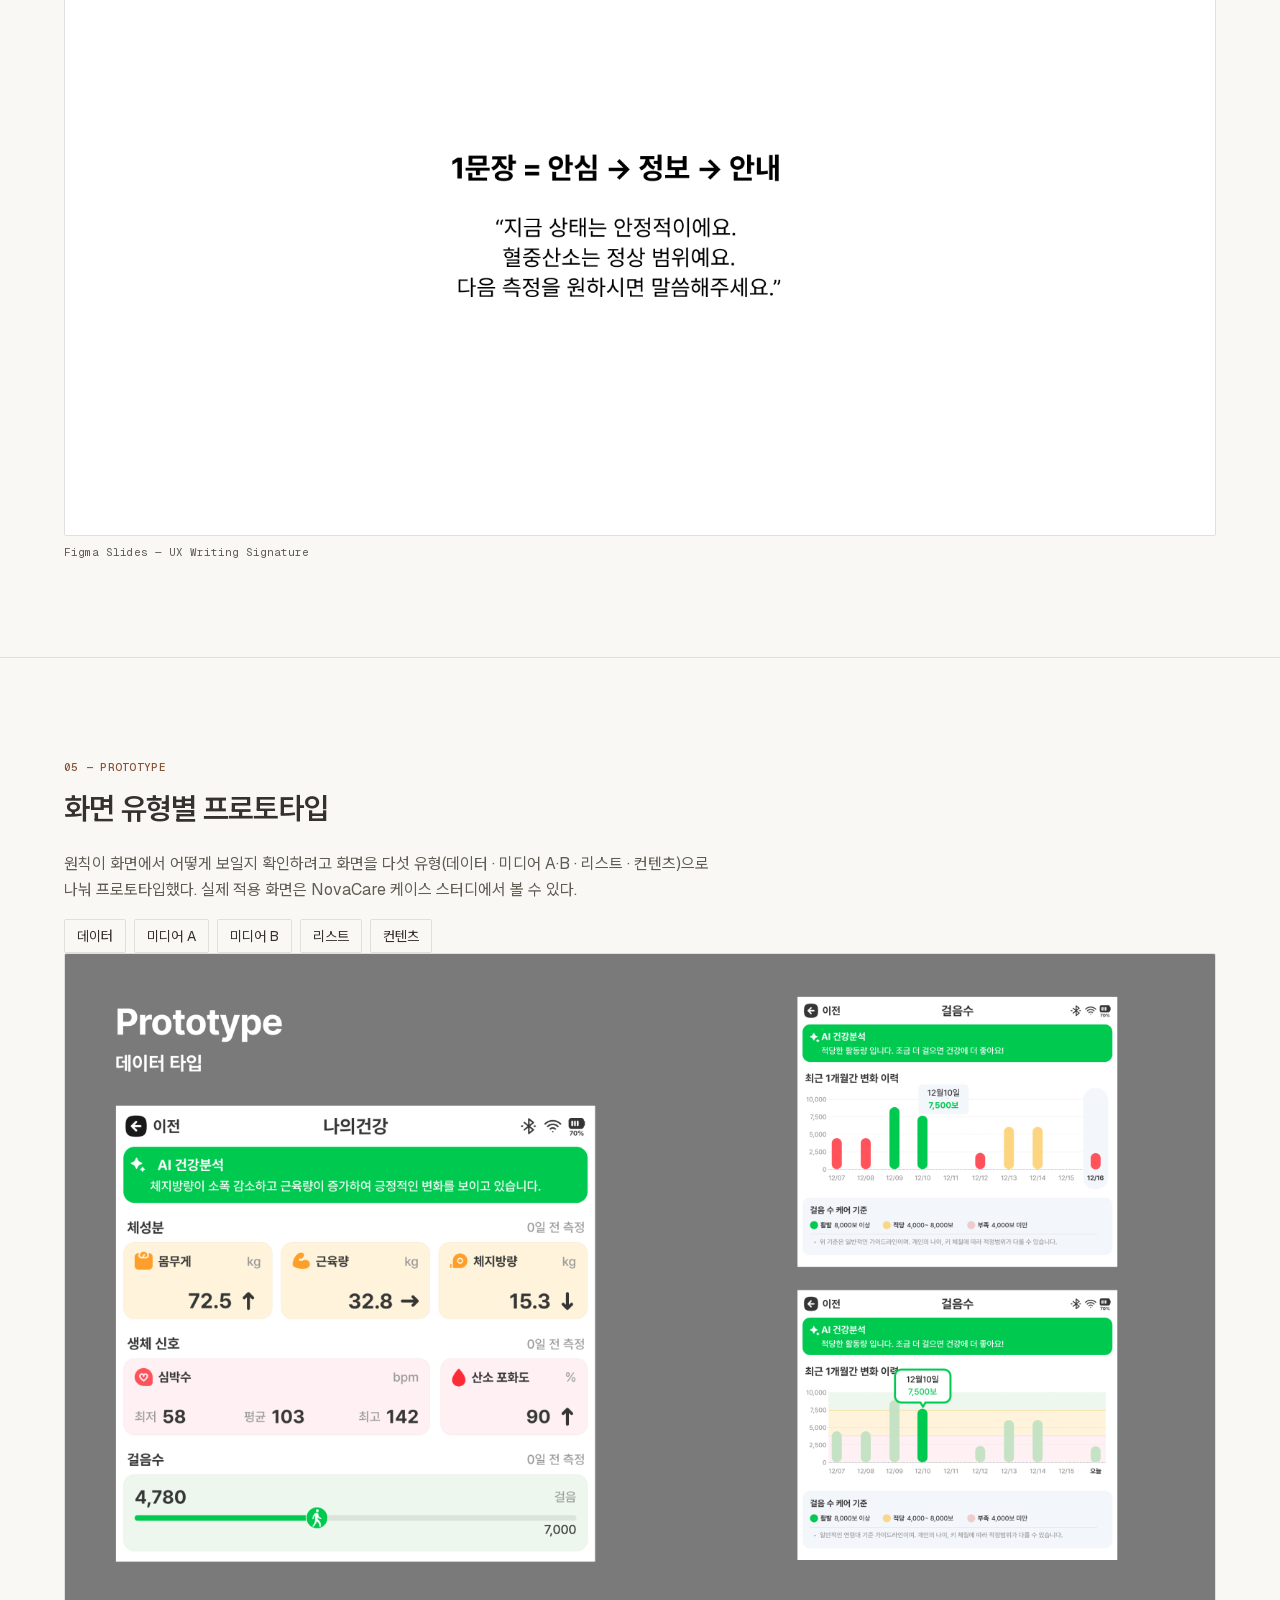
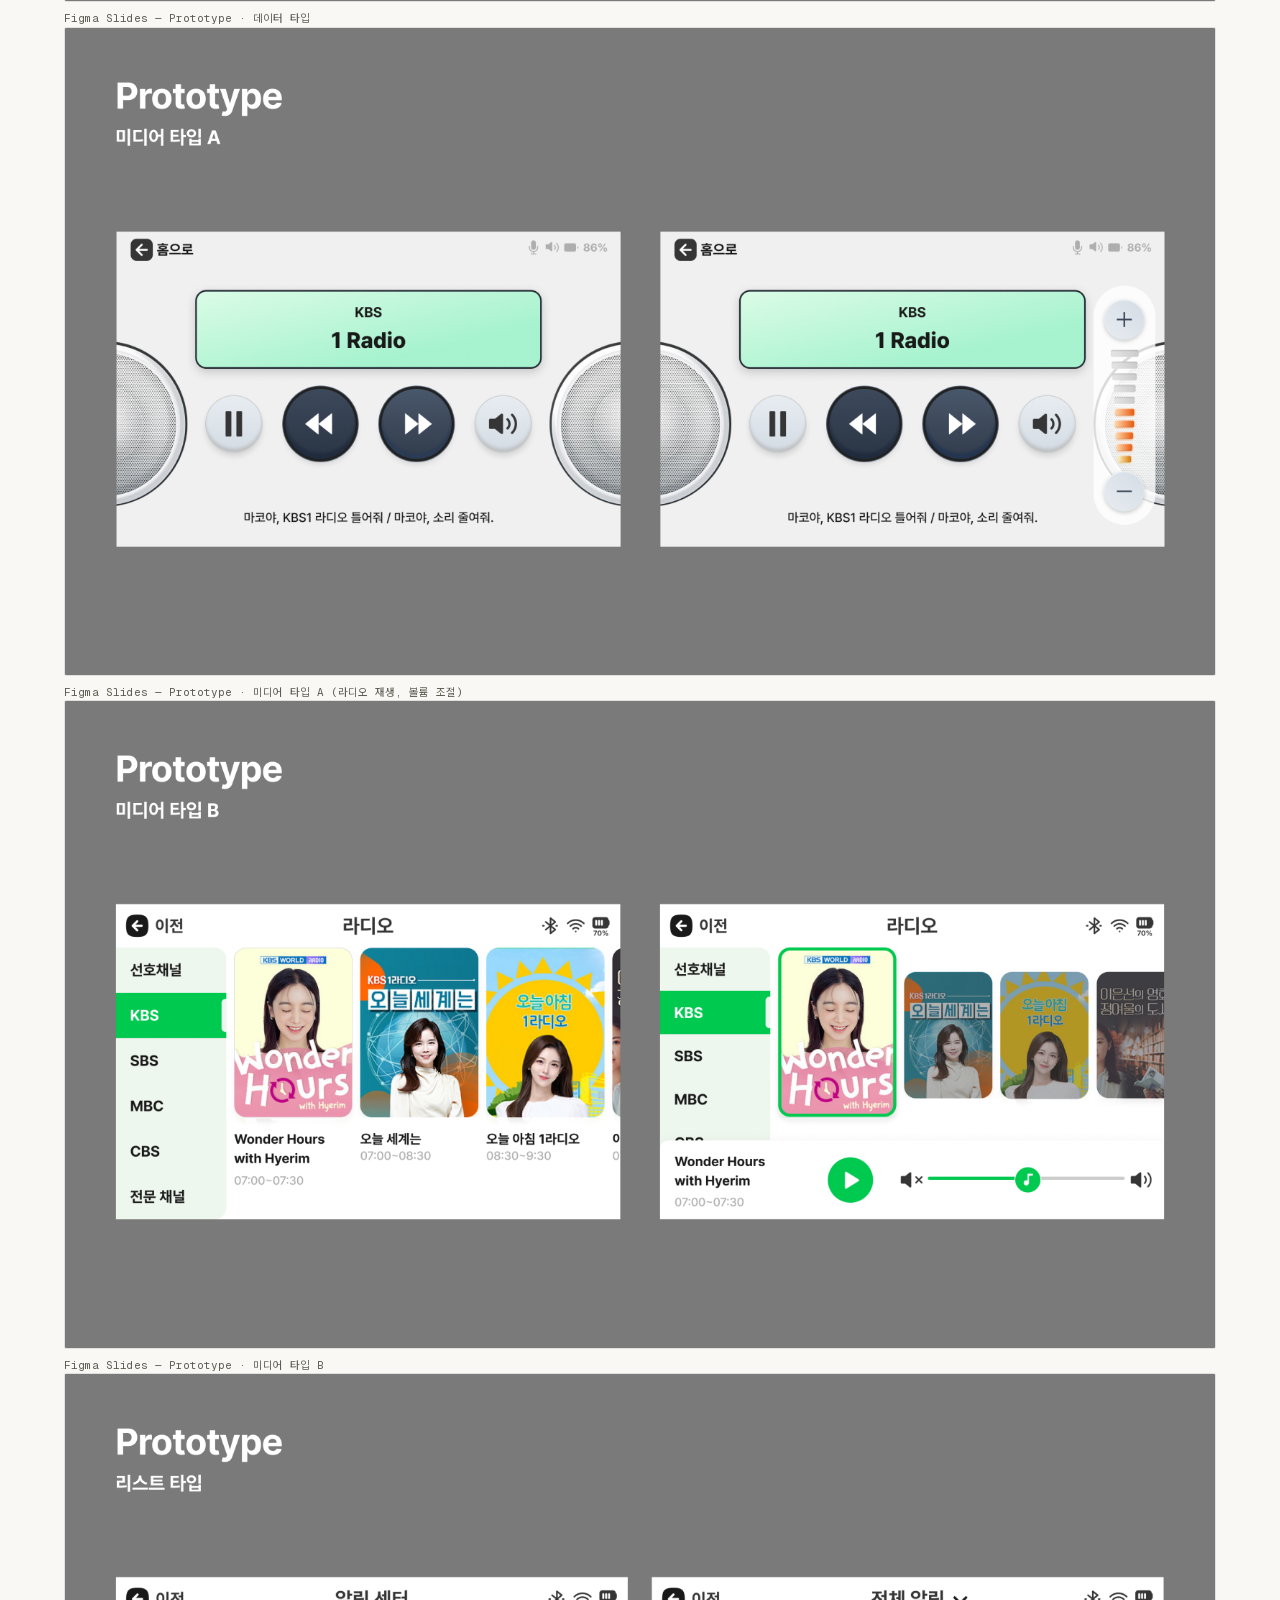
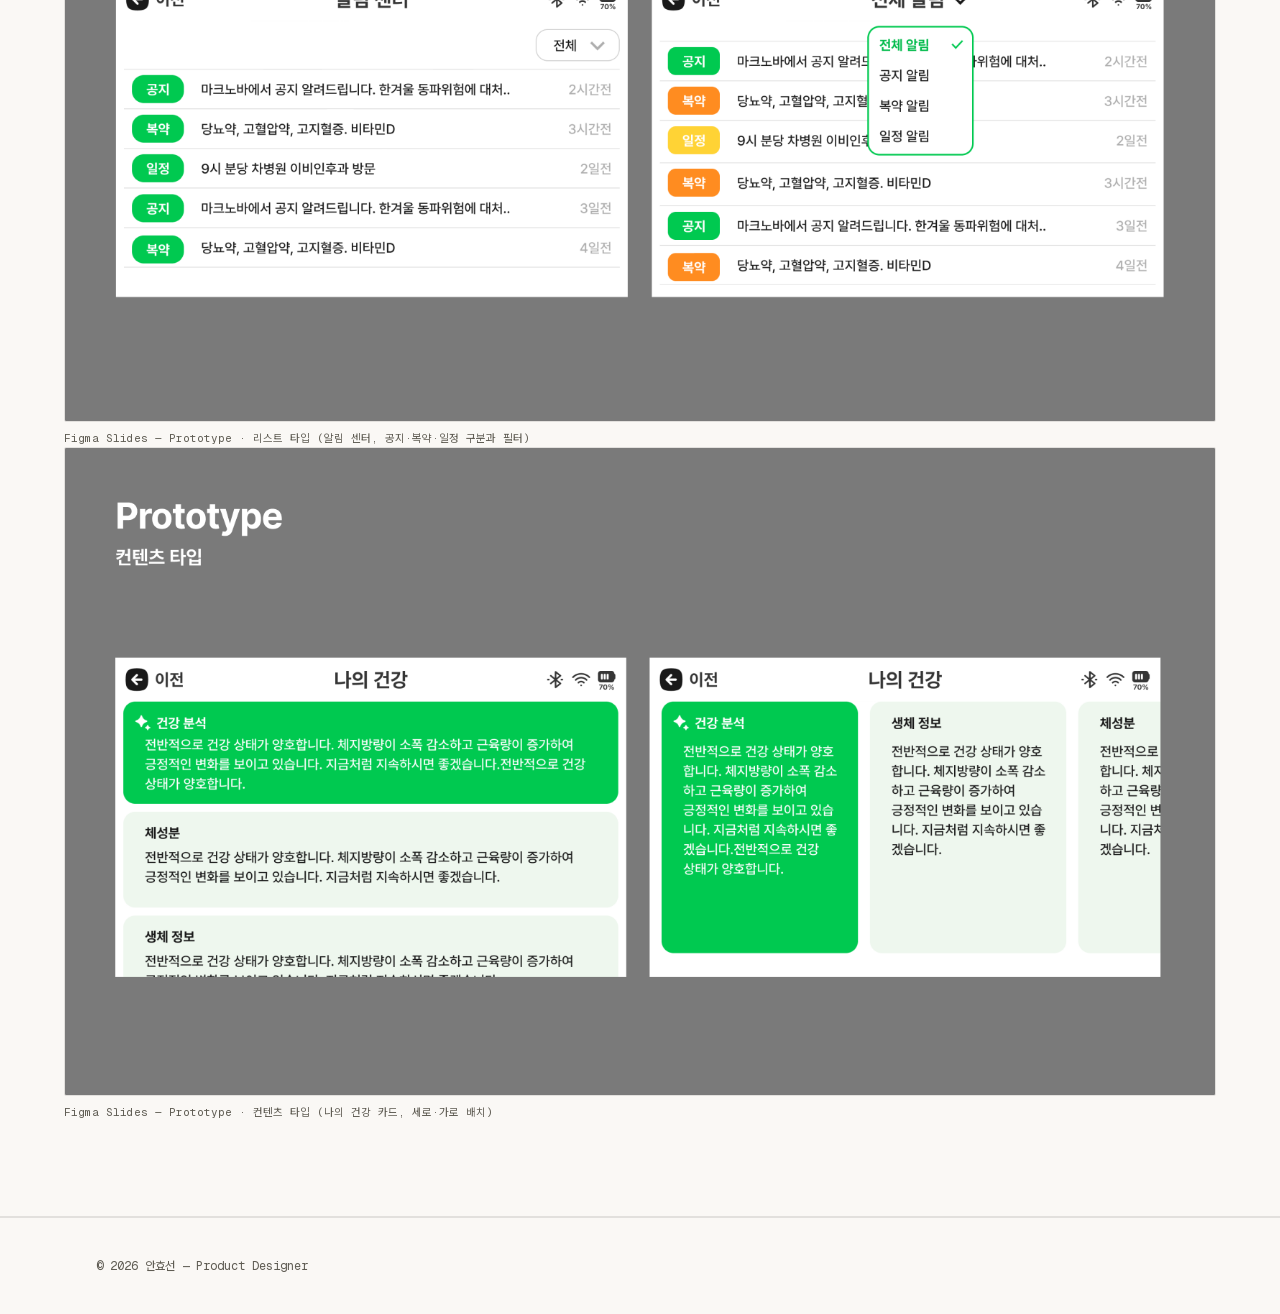
<file: design-strategy.html>
<!DOCTYPE html><html lang="ko" class="WggDGG_variable z61v7q_variable _5MZZ1W_variable"><head><meta charSet="utf-8"/><meta name="viewport" content="width=device-width, initial-scale=1"/><link rel="stylesheet" href="style.css"/><title>NovaCare Design Strategy — 안효선</title><meta property="og:type" content="website"/><meta property="og:locale" content="ko_KR"/><meta property="og:title" content="NovaCare Design Strategy — 안효선"/><meta property="og:description" content="NovaCare의 디자인 의도, 비주얼 원칙, UX Writing 원칙을 하나의 가이드로 정리한 디자인 전략 문서."/><meta name="description" content="NovaCare의 디자인 의도, 비주얼 원칙, UX Writing 원칙을 하나의 가이드로 정리한 디자인 전략 문서."/><meta name="author" content="안효선"/><link rel="icon" href="favicon.ico" sizes="256x256" type="image/x-icon"/><meta name="next-size-adjust" content=""/></head><body class="font-sans antialiased"><div hidden=""><!--$--><!--/$--></div><header class="sticky top-0 z-40 border-b border-border/70 bg-background/85 backdrop-blur supports-[backdrop-filter]:bg-background/70"><div class="mx-auto flex h-16 max-w-6xl items-center justify-between px-5 sm:px-8"><a class="font-mono text-sm font-medium tracking-tight text-foreground" href="index.html">안효선<span class="ml-2 text-muted-foreground">/ <!-- -->Product Designer</span></a><nav class="hidden items-center gap-7 text-sm text-muted-foreground sm:flex"><a class="transition-colors hover:text-foreground" href="about.html">About</a><a class="transition-colors hover:text-foreground" href="novacare.html">NovaCare</a><a class="transition-colors hover:text-foreground font-semibold text-foreground" aria-current="page" href="design-strategy.html">Design Strategy</a></nav><button type="button" aria-label="메뉴 열기" class="inline-flex size-9 items-center justify-center rounded-sm text-foreground transition-colors hover:bg-secondary sm:hidden" aria-haspopup="dialog" aria-expanded="false" data-state="closed" data-slot="sheet-trigger"><svg xmlns="http://www.w3.org/2000/svg" width="24" height="24" viewBox="0 0 24 24" fill="none" stroke="currentColor" stroke-width="2" stroke-linecap="round" stroke-linejoin="round" class="lucide lucide-menu size-5" aria-hidden="true"><path d="M4 5h16"></path><path d="M4 12h16"></path><path d="M4 19h16"></path></svg></button></div></header><nav id="mobile-menu" aria-label="모바일 메뉴" hidden class="border-b border-border bg-background" style="position:fixed;left:0;right:0;top:64px;z-index:39;max-height:calc(100vh - 64px);overflow:auto"><ul class="mx-auto max-w-6xl px-5 py-2 sm:px-8" style="list-style:none;margin:0"><li><a href="about.html" class="block border-b border-border text-base" style="padding:14px 0">About</a></li><li><a href="novacare.html" class="block border-b border-border text-base" style="padding:14px 0">NovaCare</a></li><li><a href="design-strategy.html" class="block border-b border-border text-base" style="padding:14px 0">Design Strategy</a></li></ul></nav><main><section class="border-b border-border px-5 py-16 sm:px-8 sm:py-24"><div class="mx-auto max-w-6xl"><span class="inline-flex items-center gap-1.5 font-mono text-[11px] font-medium tracking-wide text-annotation mb-4">DESIGN STRATEGY</span><h1 class="max-w-3xl text-balance text-[clamp(2rem,4.5vw,3rem)] font-semibold leading-[1.15] tracking-tight">NovaCare — “불안을 안심으로 바꾸는, 가장 따뜻한 기술”</h1><p class="mt-4 max-w-xl text-base leading-relaxed text-muted-foreground">서비스의 모든 디자인 결정이 같은 방향을 보도록, 디자인 의도와 비주얼·UX Writing 원칙을 한 문서로 정리했다.</p></div></section><section class="border-b border-border px-5 py-16 sm:px-8 sm:py-24"><div class="mx-auto max-w-6xl"><span class="inline-flex items-center gap-1.5 font-mono text-[11px] font-medium tracking-wide text-annotation mb-4">01 — INTENT</span><h2 class="text-balance text-2xl font-semibold tracking-tight sm:text-3xl">디자인 의도</h2><p class="mt-6 max-w-2xl text-sm leading-relaxed text-muted-foreground sm:text-base">시니어와 가족 모두가 느끼는 불안(Anxiety)을 기술적 안정성과 정서적 공감으로 줄여, 편안함(Comfort)과 안심(Relief)을 제공하는 것을 모든 디자인의 의도로 삼았다.</p><p class="mt-4 max-w-2xl text-sm leading-relaxed text-muted-foreground sm:text-base">서비스는 일상의 시공간 모니터링으로 응급안전과 수면관리를 돕고, 생체정보 데이터로 각종 질환을 예방하는 토탈케어 플랫폼으로 정의했다.</p><figure class="mt-8"><div class="overflow-hidden rounded-sm border border-border"><img src="case/design-strategy/intent.png" alt="디자인 의도 슬라이드 — 불안에서 편안함과 안심으로" loading="lazy" style="display:block;width:100%;height:auto"/></div><figcaption class="mt-2 font-mono text-[11px] text-muted-foreground">Figma Slides — Design Strategy</figcaption></figure></div></section><section class="border-b border-border px-5 py-16 sm:px-8 sm:py-24"><div class="mx-auto max-w-6xl"><span class="inline-flex items-center gap-1.5 font-mono text-[11px] font-medium tracking-wide text-annotation mb-4">02 — VISUAL</span><h2 class="text-balance text-2xl font-semibold tracking-tight sm:text-3xl">비주얼 원칙</h2><div class="mt-8 grid gap-x-10 gap-y-6 sm:grid-cols-2"><div class="border-t border-border pt-4"><h3 class="text-sm font-semibold tracking-tight">이미지 톤</h3><p class="mt-2 text-sm leading-relaxed text-muted-foreground">햇살 · 공기 · 식물 같은 자연의 요소로 신선함과 생명력을 전하고, 과한 연출 없이 자연 그대로의 질감과 색감을 유지한다.</p></div><div class="border-t border-border pt-4"><h3 class="text-sm font-semibold tracking-tight">형태</h3><p class="mt-2 text-sm leading-relaxed text-muted-foreground">부드러운 곡선, 일관된 두께와 둥근 끝을 쓴 명료한 선, 누르기 쉽고 한눈에 구분되는 큰 버튼.</p></div><div class="border-t border-border pt-4"><h3 class="text-sm font-semibold tracking-tight">아이콘</h3><p class="mt-2 text-sm leading-relaxed text-muted-foreground">기능이 아니라 의도(intent)를 전달하고, 둥근 형태 중심의 따뜻한 단순함으로 시니어 접근성을 높인다. 정적인 형태 대신 자연스러운 동작으로 생동감을 준다.</p></div><div class="border-t border-border pt-4"><h3 class="text-sm font-semibold tracking-tight">컬러</h3><p class="mt-2 text-sm leading-relaxed text-muted-foreground">브랜드 그린은 안정·신뢰·회복을 뜻하는 “안심 시그널 컬러”로, 안정 상태 · 정상 리포트 · 긍정 피드백에 쓴다. 보조 팔레트는 그린의 차가움을 중화하는 따뜻한 장치다.</p></div></div><figure class="mt-8"><div class="overflow-hidden rounded-sm border border-border"><img src="case/design-strategy/image-tone.png" alt="이미지 톤 슬라이드" loading="lazy" style="display:block;width:100%;height:auto"/></div><figcaption class="mt-2 font-mono text-[11px] text-muted-foreground">Figma Slides — Image Tone</figcaption></figure><figure class="mt-8"><div class="overflow-hidden rounded-sm border border-border"><img src="case/design-strategy/color.png" alt="컬러 슬라이드 — 브랜드 컬러와 보조 팔레트" loading="lazy" style="display:block;width:100%;height:auto"/></div><figcaption class="mt-2 font-mono text-[11px] text-muted-foreground">Figma Slides — Color</figcaption></figure><figure class="mt-8"><div class="overflow-hidden rounded-sm border border-border"><img src="case/design-strategy/shape.png" alt="형태 슬라이드 — 부드러운 곡선과 명료한 선" loading="lazy" style="display:block;width:100%;height:auto"/></div><figcaption class="mt-2 font-mono text-[11px] text-muted-foreground">Figma Slides — Elements shape</figcaption></figure></div></section><section class="border-b border-border px-5 py-16 sm:px-8 sm:py-24"><div class="mx-auto max-w-6xl"><span class="inline-flex items-center gap-1.5 font-mono text-[11px] font-medium tracking-wide text-annotation mb-4">03 — TYPOGRAPHY</span><h2 class="text-balance text-2xl font-semibold tracking-tight sm:text-3xl">타이포그래피</h2><p class="mt-6 max-w-2xl text-sm leading-relaxed text-muted-foreground sm:text-base">Pretendard Medium과 Semi Bold 두 굵기로 제목(HD) · 본문(BD) · 캡션(CP) 스타일을 나누고, 행간은 글자 크기의 약 1.45배로 맞췄다. 본문은 38에서 26까지, 캡션은 22에서 18까지 단계를 두었다.</p><figure class="mt-8"><div class="overflow-hidden rounded-sm border border-border"><img src="case/design-strategy/typography.png" alt="타이포그래피 슬라이드 — Pretendard 스타일 체계" loading="lazy" style="display:block;width:100%;height:auto"/></div><figcaption class="mt-2 font-mono text-[11px] text-muted-foreground">Figma Slides — Typography</figcaption></figure></div></section><section id="ux-writing" class="scroll-mt-28 border-b border-border px-5 py-16 sm:px-8 sm:py-24"><div class="mx-auto max-w-6xl"><span class="inline-flex items-center gap-1.5 font-mono text-[11px] font-medium tracking-wide text-annotation mb-4">04 — UX WRITING</span><h2 class="text-balance text-2xl font-semibold tracking-tight sm:text-3xl">UX Writing 원칙</h2><p class="mt-6 max-w-2xl text-sm leading-relaxed text-muted-foreground sm:text-base">핵심 다섯 가지 원칙은 예측 가능, 차분함, 안심, 따뜻함, 존중이다. 시니어는 예측할 수 없는 문장에서 불안을 크게 느끼기 때문에, 다음에 무엇이 일어날지 먼저 알려주는 것을 첫 원칙으로 두었다.</p><div class="mt-8 grid gap-x-10 gap-y-6 sm:grid-cols-2"><div class="border-t border-border pt-4"><h3 class="text-sm font-semibold tracking-tight">Predictable — 예측 가능성</h3><p class="mt-2 text-sm leading-relaxed text-muted-foreground">“지금 측정을 시작할게요. 약 5초 정도 걸립니다.”</p></div><div class="border-t border-border pt-4"><h3 class="text-sm font-semibold tracking-tight">Calm — 차분함</h3><p class="mt-2 text-sm leading-relaxed text-muted-foreground">“지금은 안정적인 상태예요.” “천천히 하셔도 괜찮아요.”</p></div><div class="border-t border-border pt-4"><h3 class="text-sm font-semibold tracking-tight">Reassuring — 안심</h3><p class="mt-2 text-sm leading-relaxed text-muted-foreground">결과보다 안심 메시지를 먼저 둔다. “지금도 안전하게 지켜드리고 있어요.”</p></div><div class="border-t border-border pt-4"><h3 class="text-sm font-semibold tracking-tight">Warm — 따뜻함</h3><p class="mt-2 text-sm leading-relaxed text-muted-foreground">기계적 표현 대신 사람 같은 온기를 유지한다. “오늘도 잘 하고 계세요.”</p></div><div class="border-t border-border pt-4"><h3 class="text-sm font-semibold tracking-tight">Respectful — 존중</h3><p class="mt-2 text-sm leading-relaxed text-muted-foreground">명령형 대신 제안형, 지시 대신 배려. “잠시 쉬어가시는 건 어떨까요?”</p></div></div><p class="mt-8 max-w-2xl text-sm leading-relaxed text-muted-foreground sm:text-base">말투는 안정 · 따뜻함 · 존중 · 동반자성 네 축의 균형으로 잡았고, 한 문장은 “안심 → 정보 → 안내” 순서로 쓴다. 예) “지금 상태는 안정적이에요. 혈중산소는 정상 범위예요. 다음 측정을 원하시면 말씀해주세요.”</p><figure class="mt-8"><div class="overflow-hidden rounded-sm border border-border"><img src="case/design-strategy/uxw-principles.png" alt="UX Writing 핵심 원칙 슬라이드" loading="lazy" style="display:block;width:100%;height:auto"/></div><figcaption class="mt-2 font-mono text-[11px] text-muted-foreground">Figma Slides — UX Writing Core Principles</figcaption></figure><figure class="mt-8"><div class="overflow-hidden rounded-sm border border-border"><img src="case/design-strategy/uxw-signature.png" alt="UX Writing 시그니처 슬라이드" loading="lazy" style="display:block;width:100%;height:auto"/></div><figcaption class="mt-2 font-mono text-[11px] text-muted-foreground">Figma Slides — UX Writing Signature</figcaption></figure></div></section><section class="border-b border-border px-5 py-16 sm:px-8 sm:py-24"><div class="mx-auto max-w-6xl"><span class="inline-flex items-center gap-1.5 font-mono text-[11px] font-medium tracking-wide text-annotation mb-4">05 — PROTOTYPE</span><h2 class="text-balance text-2xl font-semibold tracking-tight sm:text-3xl">화면 유형별 프로토타입</h2><p class="mt-6 max-w-2xl text-sm leading-relaxed text-muted-foreground sm:text-base">원칙이 화면에서 어떻게 보일지 확인하려고 화면을 다섯 유형(데이터 · 미디어 A·B · 리스트 · 컨텐츠)으로 나눠 프로토타입했다. 실제 적용 화면은 NovaCare 케이스 스터디에서 볼 수 있다.</p><ul class="mt-4 flex flex-wrap gap-2"><li class="rounded-sm border border-border px-3 py-1.5 text-sm">데이터</li><li class="rounded-sm border border-border px-3 py-1.5 text-sm">미디어 A</li><li class="rounded-sm border border-border px-3 py-1.5 text-sm">미디어 B</li><li class="rounded-sm border border-border px-3 py-1.5 text-sm">리스트</li><li class="rounded-sm border border-border px-3 py-1.5 text-sm">컨텐츠</li></ul><figure class="mt-8"><div class="overflow-hidden rounded-sm border border-border"><img src="case/design-strategy/proto-data.png" alt="데이터 타입 프로토타입" loading="lazy" style="display:block;width:100%;height:auto"/></div><figcaption class="mt-2 font-mono text-[11px] text-muted-foreground">Figma Slides — Prototype · 데이터 타입</figcaption></figure><figure class="mt-8"><div class="overflow-hidden rounded-sm border border-border"><img src="case/design-strategy/proto-media-a.png" alt="미디어 타입 A 프로토타입 — 라디오 재생과 볼륨" loading="lazy" style="display:block;width:100%;height:auto"/></div><figcaption class="mt-2 font-mono text-[11px] text-muted-foreground">Figma Slides — Prototype · 미디어 타입 A (라디오 재생, 볼륨 조절)</figcaption></figure><figure class="mt-8"><div class="overflow-hidden rounded-sm border border-border"><img src="case/design-strategy/proto-media-b.png" alt="미디어 타입 B 프로토타입" loading="lazy" style="display:block;width:100%;height:auto"/></div><figcaption class="mt-2 font-mono text-[11px] text-muted-foreground">Figma Slides — Prototype · 미디어 타입 B</figcaption></figure><figure class="mt-8"><div class="overflow-hidden rounded-sm border border-border"><img src="case/design-strategy/proto-list.png" alt="리스트 타입 프로토타입" loading="lazy" style="display:block;width:100%;height:auto"/></div><figcaption class="mt-2 font-mono text-[11px] text-muted-foreground">Figma Slides — Prototype · 리스트 타입 (알림 센터, 공지·복약·일정 구분과 필터)</figcaption></figure><figure class="mt-8"><div class="overflow-hidden rounded-sm border border-border"><img src="case/design-strategy/proto-content.png" alt="컨텐츠 타입 프로토타입" loading="lazy" style="display:block;width:100%;height:auto"/></div><figcaption class="mt-2 font-mono text-[11px] text-muted-foreground">Figma Slides — Prototype · 컨텐츠 타입 (나의 건강 카드, 세로·가로 배치)</figcaption></figure></div></section></main><footer class="border-t border-border"><div class="mx-auto flex max-w-6xl flex-col gap-2 px-5 py-10 text-xs text-muted-foreground sm:flex-row sm:items-center sm:justify-between sm:px-8"><p class="font-mono">© <!-- -->2026<!-- --> <!-- -->안효선<!-- --> — <!-- -->Product Designer</p></div></footer><!--$--><!--/$--><script>(function(){var b=document.querySelector('button[aria-haspopup="dialog"]'),m=document.getElementById("mobile-menu");if(!b||!m)return;var ICON_OPEN=b.innerHTML,ICON_CLOSE='<svg xmlns="http://www.w3.org/2000/svg" width="24" height="24" viewBox="0 0 24 24" fill="none" stroke="currentColor" stroke-width="2" stroke-linecap="round" stroke-linejoin="round" class="size-5" aria-hidden="true"><path d="M18 6 6 18"></path><path d="m6 6 12 12"></path></svg>';var cur=location.pathname.split("/").pop()||"index.html";m.querySelectorAll("a").forEach(function(a){if(a.getAttribute("href")===cur){a.setAttribute("aria-current","page");a.style.fontWeight="600"}});function set(o){m.hidden=!o;b.setAttribute("aria-expanded",o?"true":"false");b.setAttribute("data-state",o?"open":"closed");b.setAttribute("aria-label",o?"메뉴 닫기":"메뉴 열기");b.innerHTML=o?ICON_CLOSE:ICON_OPEN;document.body.style.overflow=o?"hidden":"";if(o){var a=m.querySelector("a");a&&a.focus()}}b.addEventListener("click",function(){set(m.hidden)});m.addEventListener("click",function(e){if(e.target.closest("a"))set(false)});document.addEventListener("keydown",function(e){if(e.key==="Escape"&&!m.hidden){set(false);b.focus()}});window.addEventListener("resize",function(){if(innerWidth>=640&&!m.hidden)set(false)});})();</script></body></html>
</file>
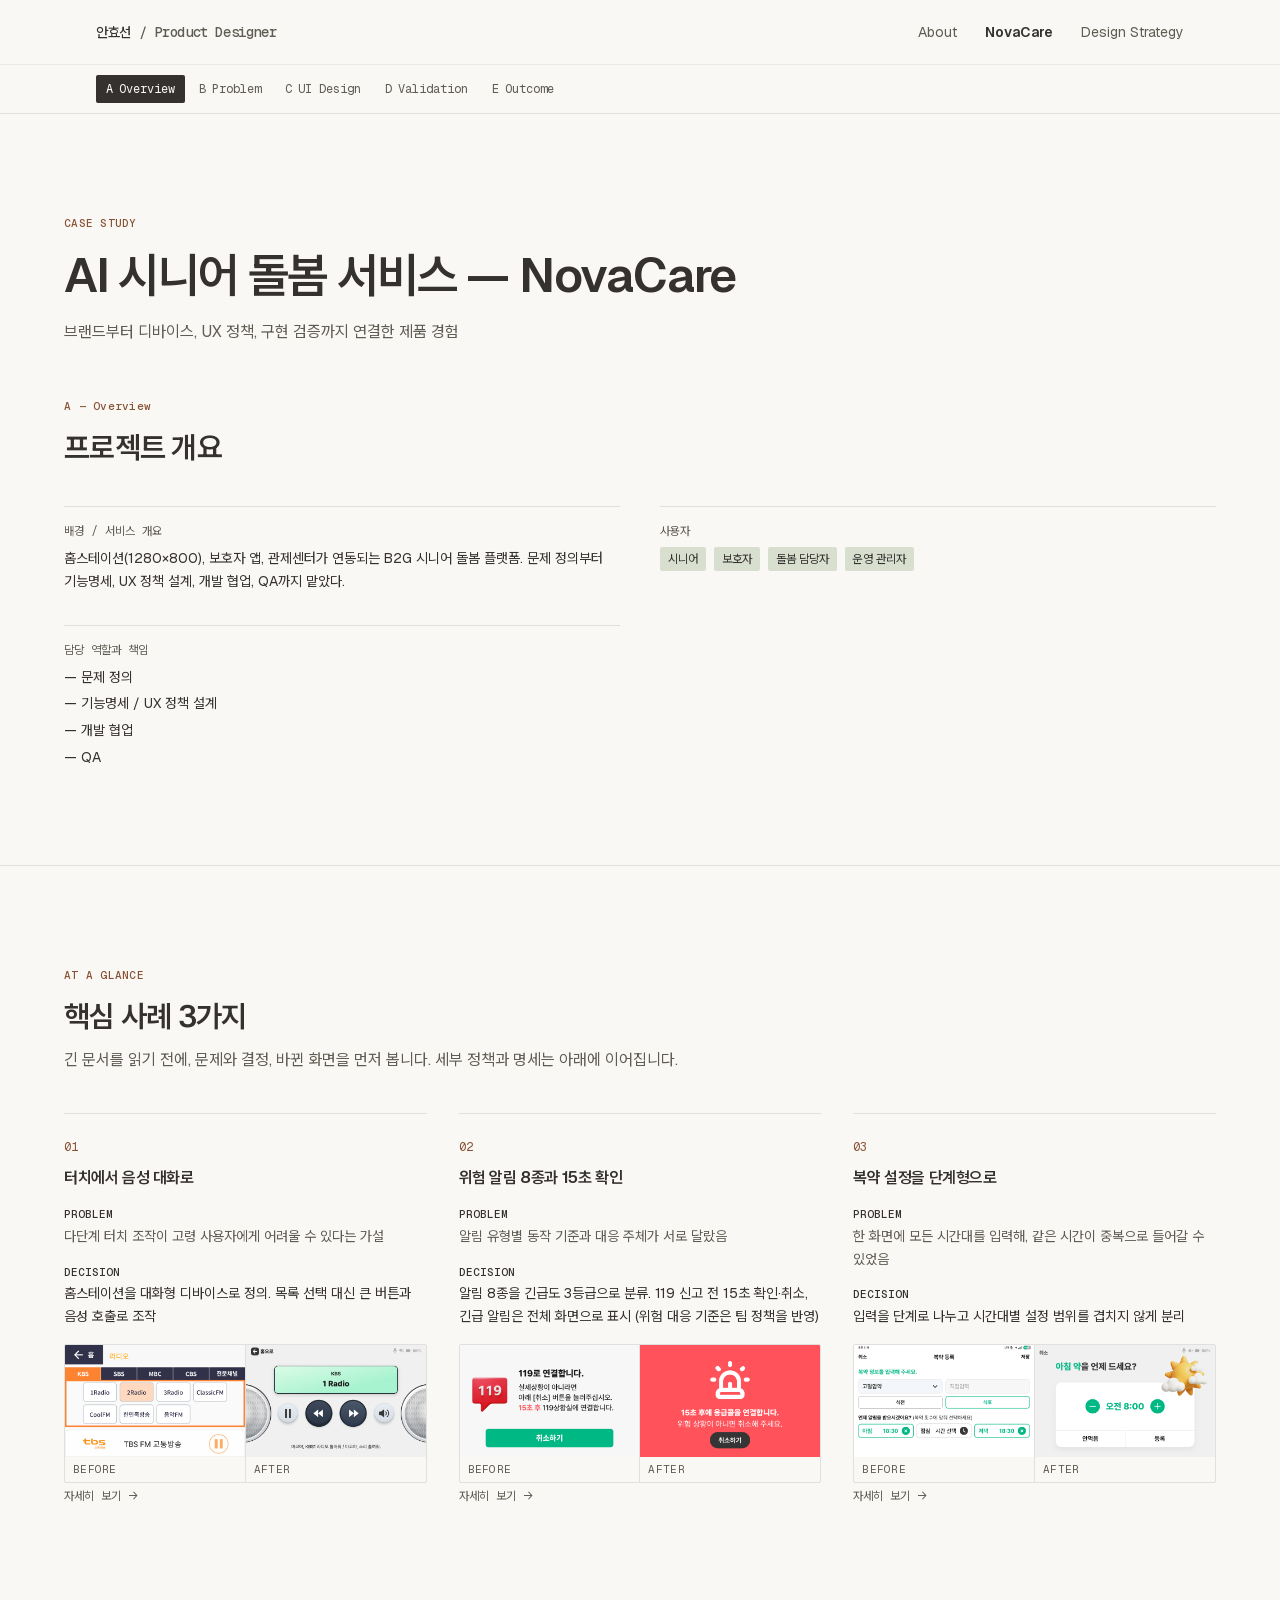
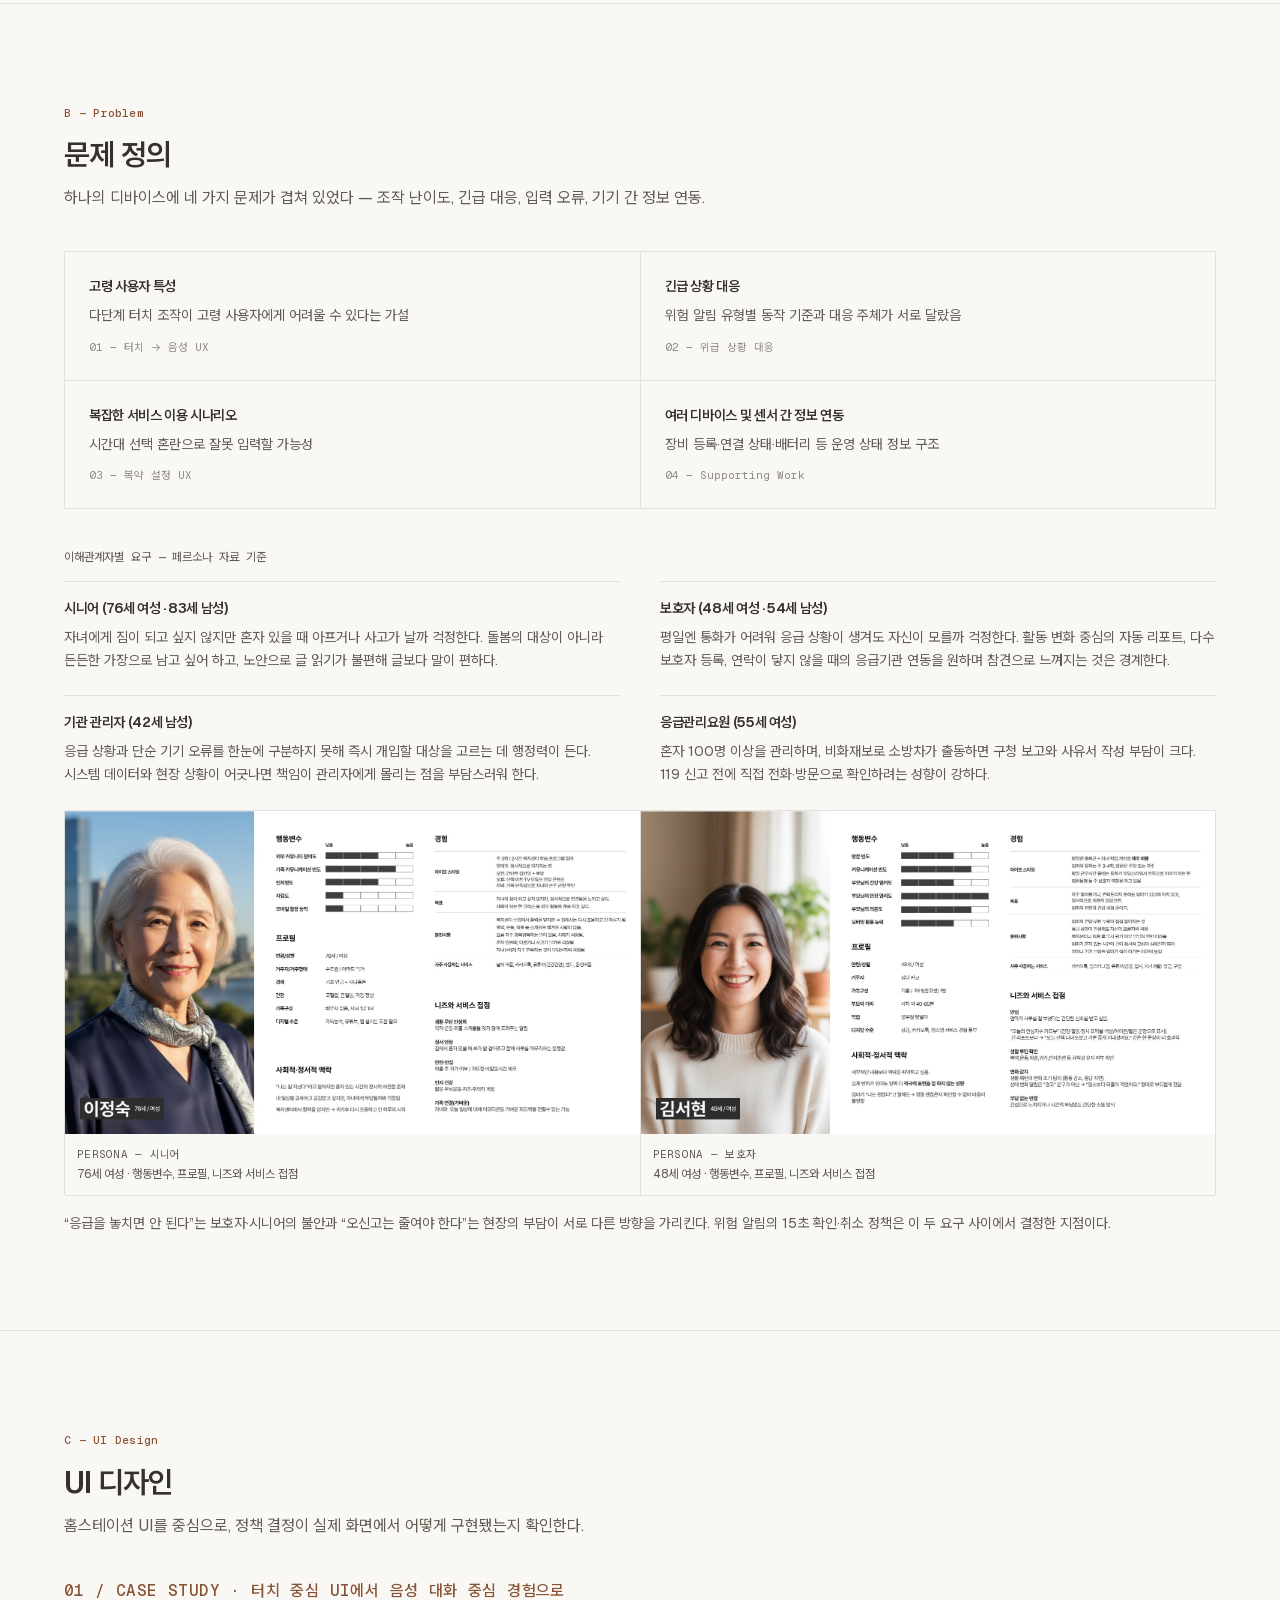
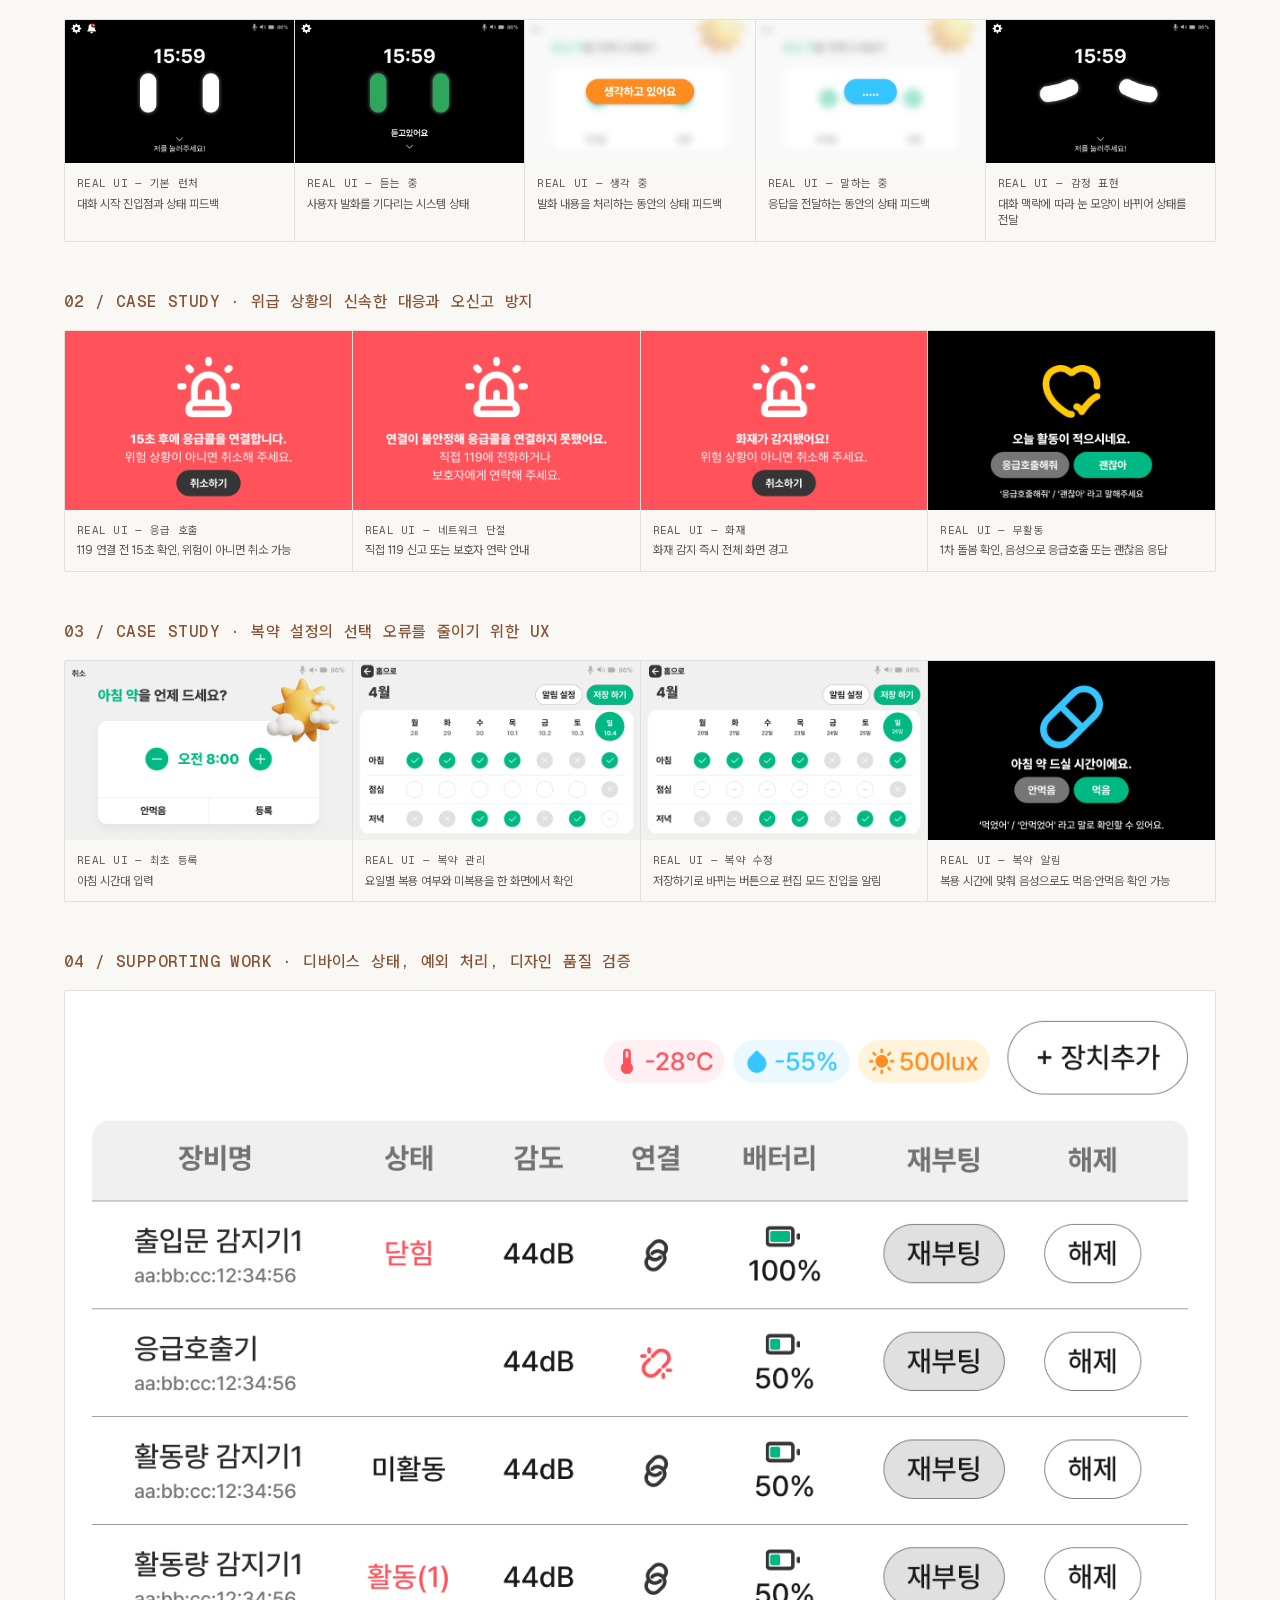
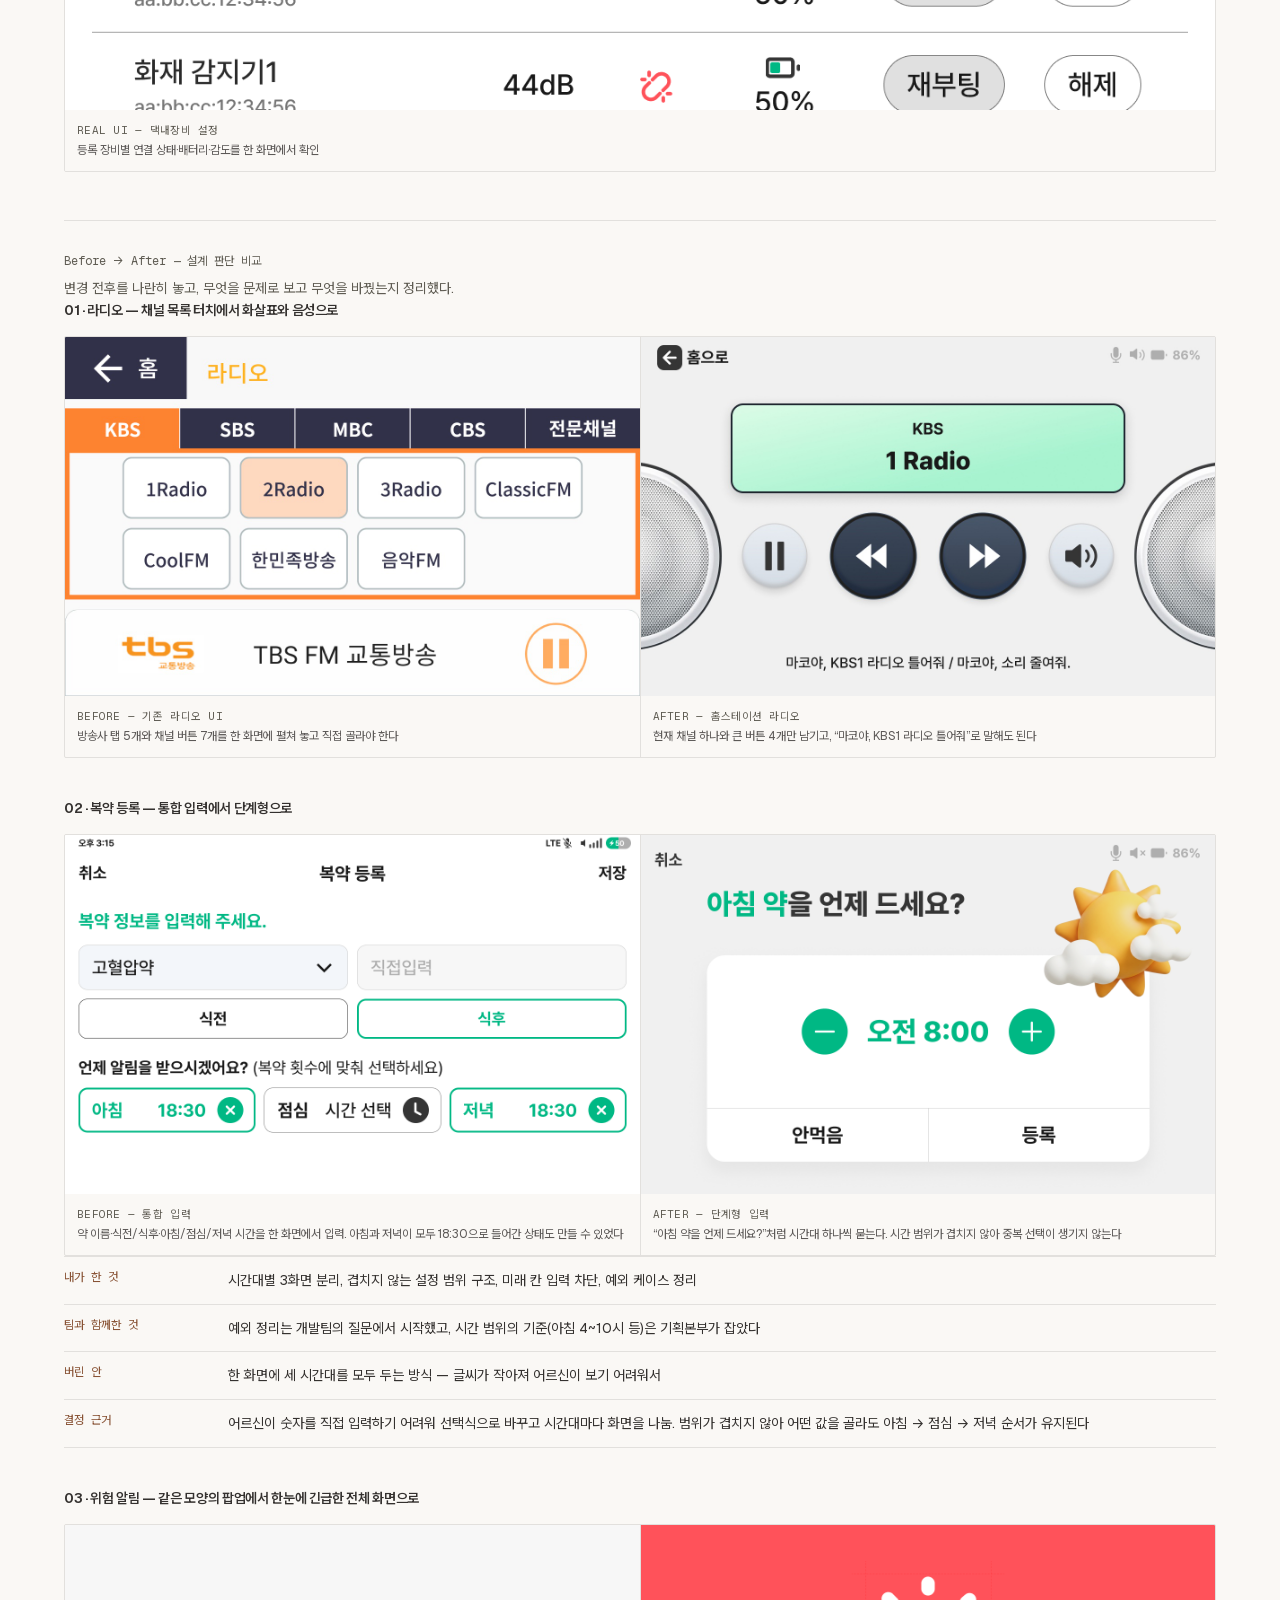
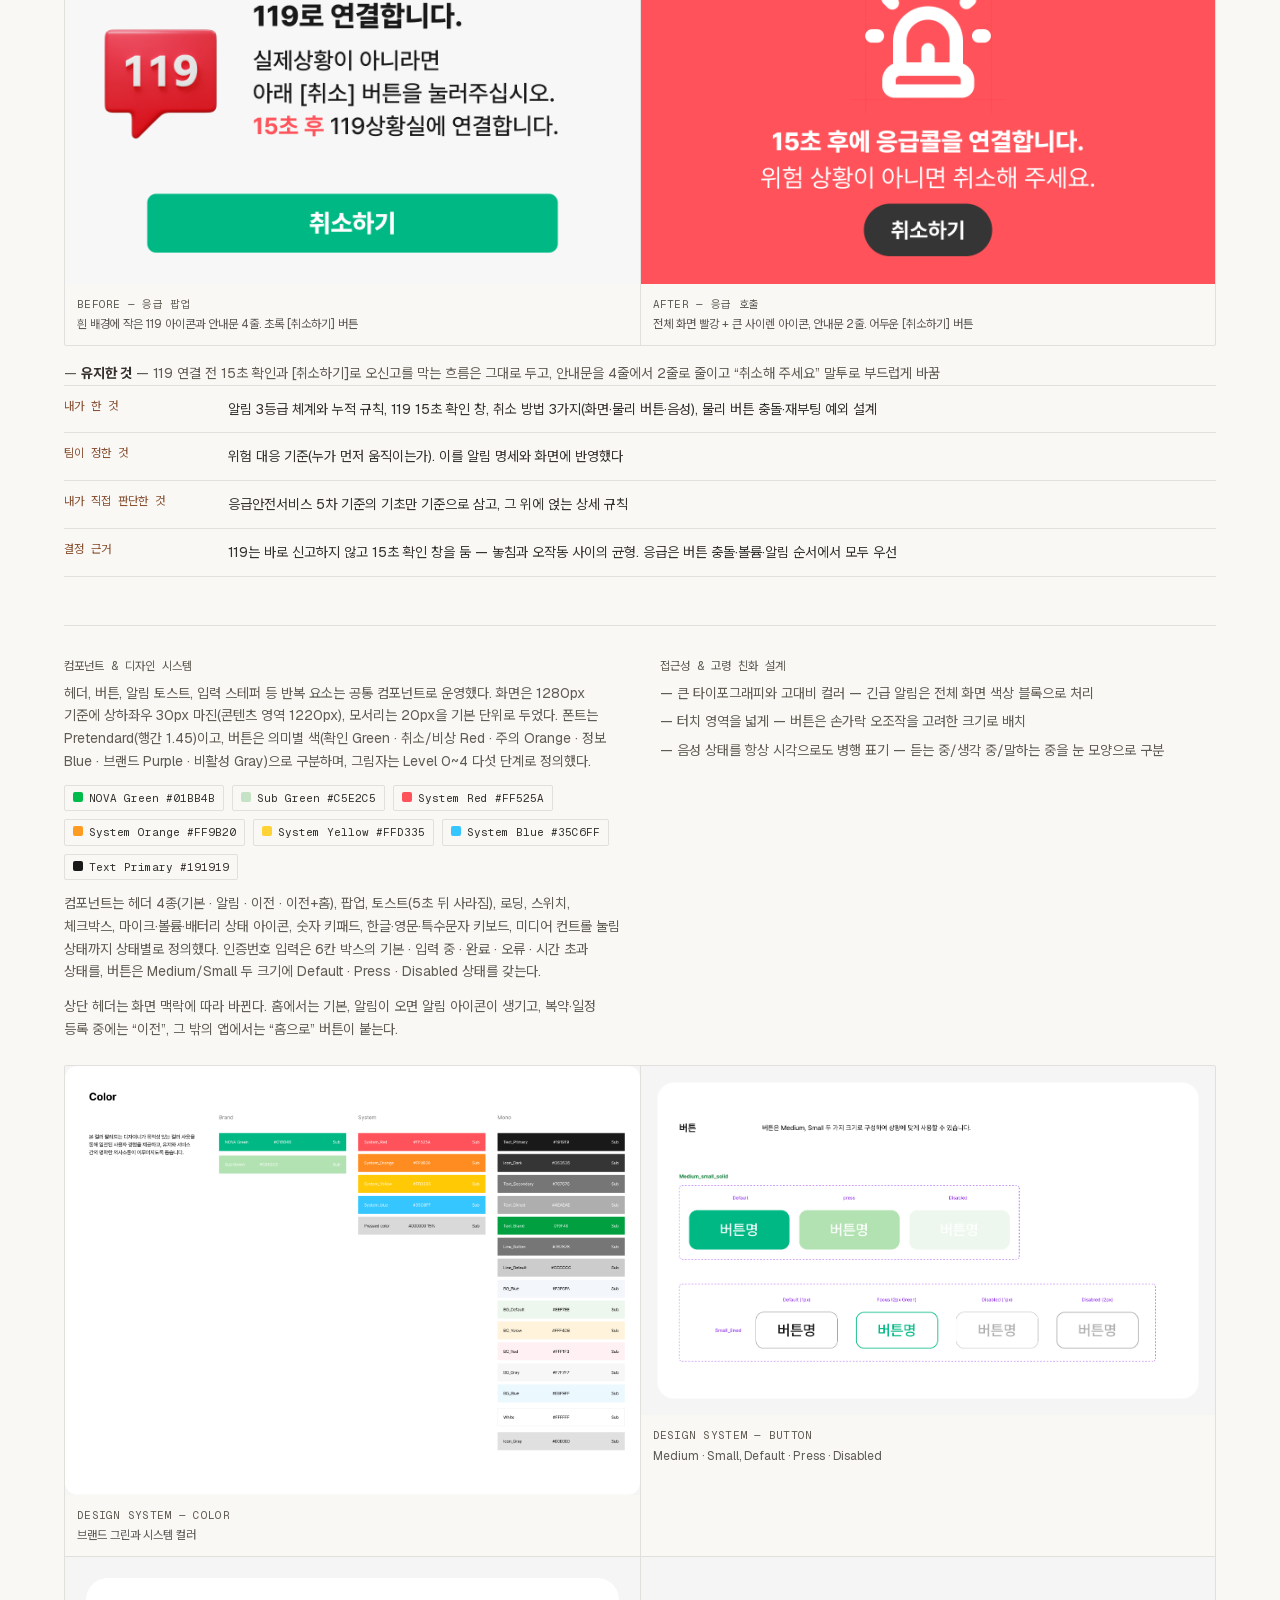
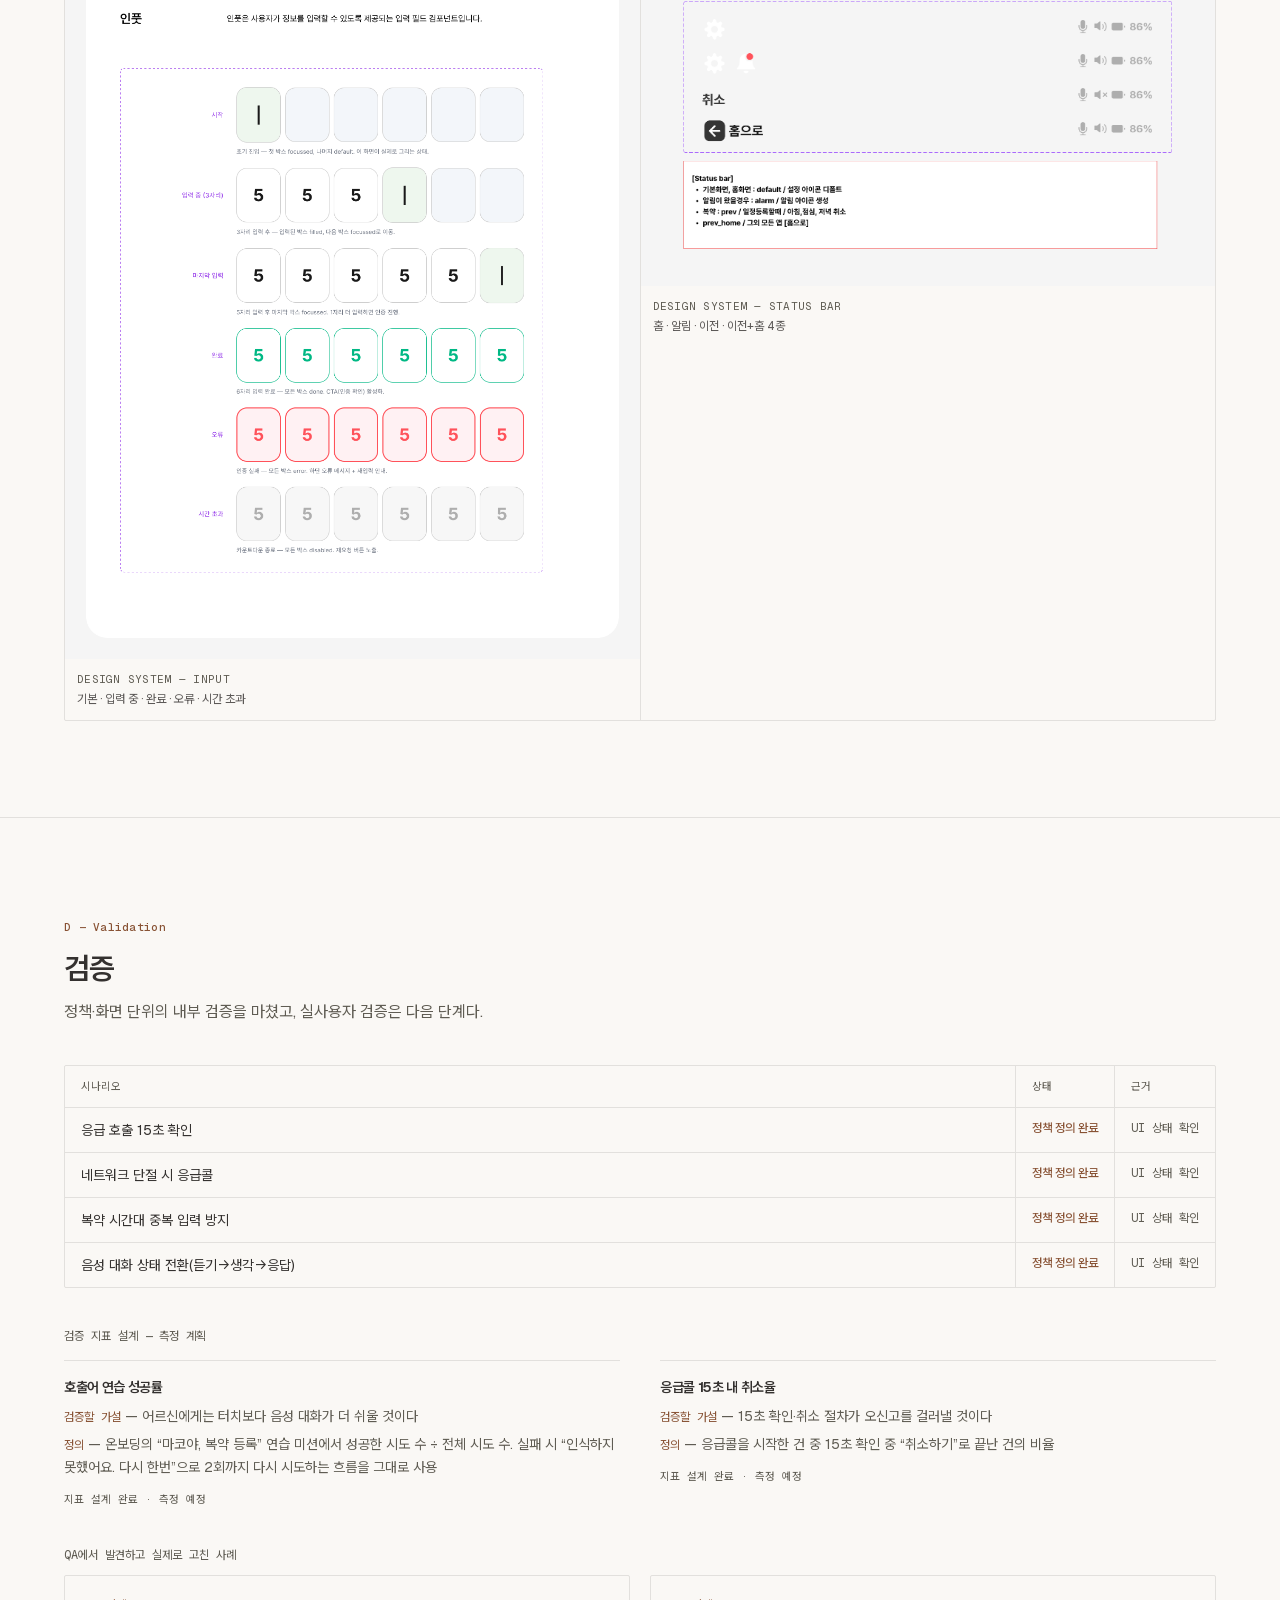
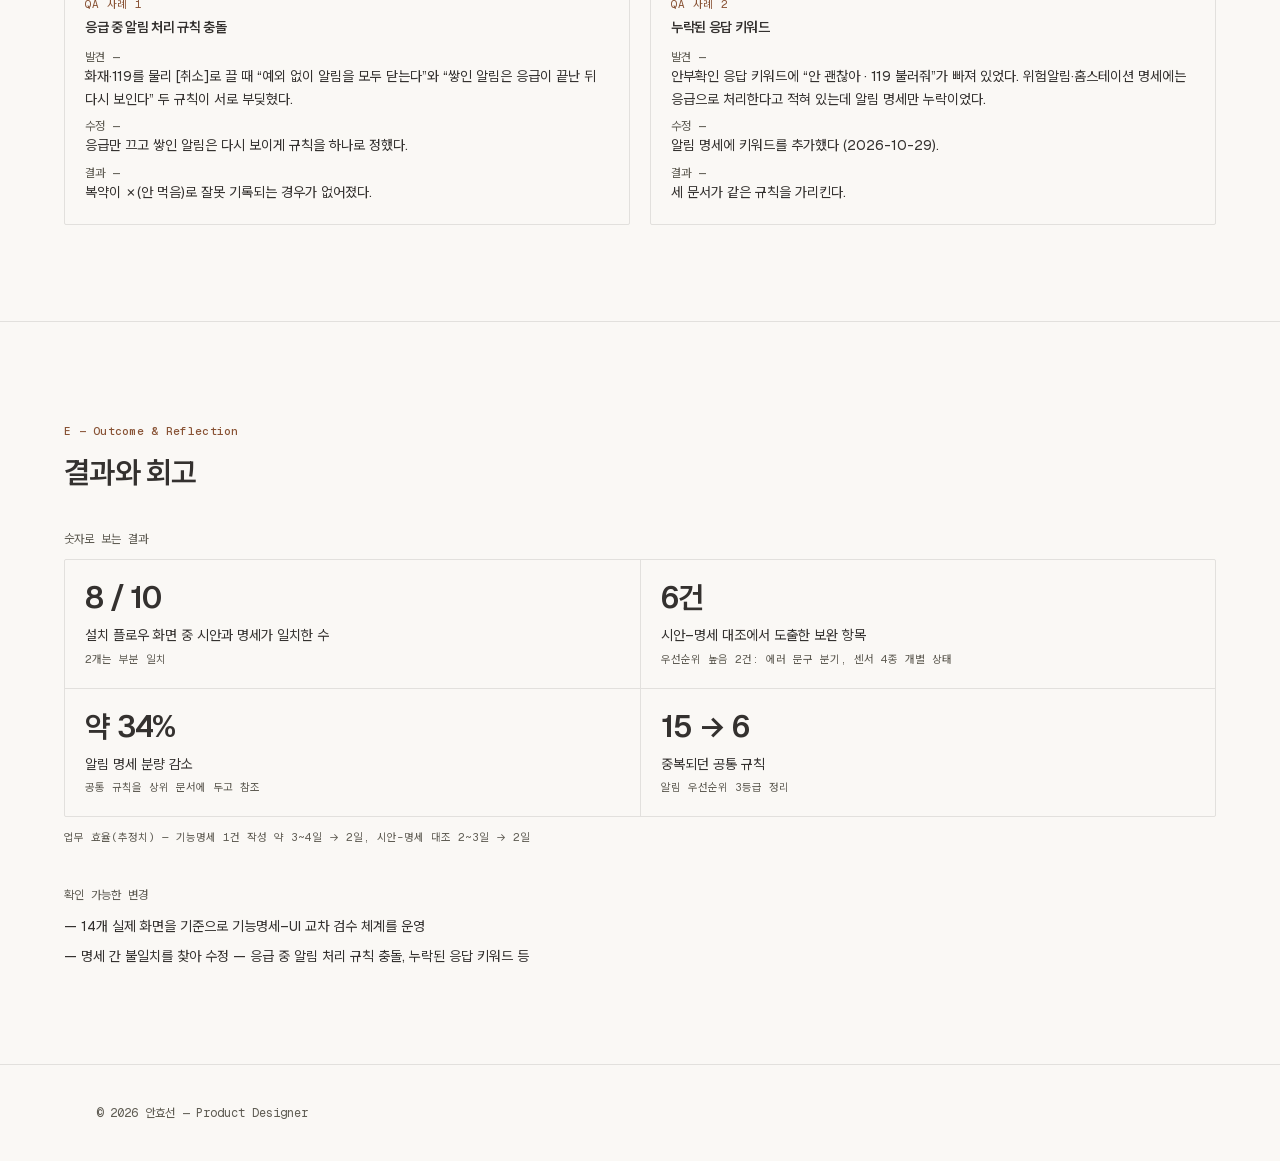
<file: novacare.html>
<!DOCTYPE html><html lang="ko" class="WggDGG_variable z61v7q_variable _5MZZ1W_variable"><head><meta charSet="utf-8"/><meta name="viewport" content="width=device-width, initial-scale=1"/><link rel="stylesheet" href="style.css"/><style>:root{--swatch-nova-green:#01BB4B;--swatch-sub-green:#C5E2C5;--swatch-system-red:#FF525A;--swatch-system-orange:#FF9B20;--swatch-system-yellow:#FFD335;--swatch-system-blue:#35C6FF;--swatch-text-primary:#191919}</style><title>NovaCare Case Study — 안효선</title><meta property="og:type" content="website"/><meta property="og:locale" content="ko_KR"/><meta property="og:title" content="NovaCare Case Study — 안효선"/><meta property="og:description" content="AI 시니어 돌봄 서비스 NovaCare의 문제 정의, UX 전략, 제품 의사결정, UI 디자인, 검증 과정을 담은 케이스 스터디."/><meta name="description" content="AI 시니어 돌봄 서비스 NovaCare의 문제 정의, UX 전략, 제품 의사결정, UI 디자인, 검증 과정을 담은 케이스 스터디."/><meta name="author" content="안효선"/><link rel="icon" href="favicon.ico" sizes="256x256" type="image/x-icon"/><meta name="next-size-adjust" content=""/></head><body class="font-sans antialiased"><div hidden=""><!--$--><!--/$--></div><header class="sticky top-0 z-40 border-b border-border/70 bg-background/85 backdrop-blur supports-[backdrop-filter]:bg-background/70"><div class="mx-auto flex h-16 max-w-6xl items-center justify-between px-5 sm:px-8"><a class="font-mono text-sm font-medium tracking-tight text-foreground" href="index.html">안효선<span class="ml-2 text-muted-foreground">/ <!-- -->Product Designer</span></a><nav class="hidden items-center gap-7 text-sm text-muted-foreground sm:flex"><a class="transition-colors hover:text-foreground" href="about.html">About</a><a class="transition-colors hover:text-foreground font-semibold text-foreground" aria-current="page" href="novacare.html">NovaCare</a><a class="transition-colors hover:text-foreground" href="design-strategy.html">Design Strategy</a></nav><button type="button" aria-label="메뉴 열기" class="inline-flex size-9 items-center justify-center rounded-sm text-foreground transition-colors hover:bg-secondary sm:hidden" aria-haspopup="dialog" aria-expanded="false" data-state="closed" data-slot="sheet-trigger"><svg xmlns="http://www.w3.org/2000/svg" width="24" height="24" viewBox="0 0 24 24" fill="none" stroke="currentColor" stroke-width="2" stroke-linecap="round" stroke-linejoin="round" class="lucide lucide-menu size-5" aria-hidden="true"><path d="M4 5h16"></path><path d="M4 12h16"></path><path d="M4 19h16"></path></svg></button></div></header><nav id="mobile-menu" aria-label="모바일 메뉴" hidden class="border-b border-border bg-background" style="position:fixed;left:0;right:0;top:64px;z-index:39;max-height:calc(100vh - 64px);overflow:auto"><ul class="mx-auto max-w-6xl px-5 py-2 sm:px-8" style="list-style:none;margin:0"><li><a href="about.html" class="block border-b border-border text-base" style="padding:14px 0">About</a></li><li><a href="novacare.html" class="block border-b border-border text-base" style="padding:14px 0">NovaCare</a></li><li><a href="design-strategy.html" class="block border-b border-border text-base" style="padding:14px 0">Design Strategy</a></li></ul></nav><nav id="case-tabs" aria-label="케이스 스터디 섹션" class="no-scrollbar sticky top-16 z-30 overflow-x-auto border-b border-border bg-background/90 backdrop-blur"><ul class="mx-auto flex max-w-6xl gap-1 px-5 py-2.5 sm:px-8"><li class="shrink-0"><a href="#overview" aria-current="true" class="flex items-center gap-1.5 rounded-sm px-2.5 py-1.5 font-mono text-xs transition-colors bg-primary text-primary-foreground"><span>A</span><span class="hidden sm:inline">Overview</span></a></li><li class="shrink-0"><a href="#problem" class="flex items-center gap-1.5 rounded-sm px-2.5 py-1.5 font-mono text-xs transition-colors text-muted-foreground hover:bg-secondary hover:text-foreground"><span>B</span><span class="hidden sm:inline">Problem</span></a></li><li class="shrink-0"><a href="#ui-design" class="flex items-center gap-1.5 rounded-sm px-2.5 py-1.5 font-mono text-xs transition-colors text-muted-foreground hover:bg-secondary hover:text-foreground"><span>C</span><span class="hidden sm:inline">UI Design</span></a></li><li class="shrink-0"><a href="#validation" class="flex items-center gap-1.5 rounded-sm px-2.5 py-1.5 font-mono text-xs transition-colors text-muted-foreground hover:bg-secondary hover:text-foreground"><span>D</span><span class="hidden sm:inline">Validation</span></a></li><li class="shrink-0"><a href="#outcome" class="flex items-center gap-1.5 rounded-sm px-2.5 py-1.5 font-mono text-xs transition-colors text-muted-foreground hover:bg-secondary hover:text-foreground"><span>E</span><span class="hidden sm:inline">Outcome</span></a></li></ul></nav><main><section id="overview" class="scroll-mt-28 border-b border-border px-5 py-16 sm:px-8 sm:py-24"><div class="mx-auto max-w-6xl"><span class="inline-flex items-center gap-1.5 font-mono text-[11px] font-medium tracking-wide text-annotation mb-4">CASE STUDY</span><h1 class="max-w-3xl text-balance text-[clamp(2rem,4.5vw,3rem)] font-semibold leading-[1.15] tracking-tight">AI 시니어 돌봄 서비스<!-- --> — <!-- -->NovaCare</h1><p class="mt-4 max-w-xl text-base leading-relaxed text-muted-foreground">브랜드부터 디바이스, UX 정책, 구현 검증까지 연결한 제품 경험</p><div class="mt-12"><div class="mb-10"><span class="inline-flex items-center gap-1.5 font-mono text-[11px] font-medium tracking-wide text-annotation mb-4">A<!-- --> — <!-- -->Overview</span><h2 class="text-balance text-2xl font-semibold tracking-tight sm:text-3xl">프로젝트 개요</h2></div><div class="grid gap-x-10 gap-y-8 sm:grid-cols-2"><div class="border-t border-border pt-4"><h3 class="font-mono text-xs text-muted-foreground">배경 / 서비스 개요</h3><p class="mt-2 text-sm leading-relaxed">홈스테이션(1280×800), 보호자 앱, 관제센터가 연동되는 B2G 시니어 돌봄 플랫폼. 문제 정의부터 기능명세, UX 정책 설계, 개발 협업, QA까지 맡았다.</p></div><div class="border-t border-border pt-4"><h3 class="font-mono text-xs text-muted-foreground">사용자</h3><ul class="mt-2 flex flex-wrap gap-2"><li class="rounded-sm bg-secondary px-2 py-1 text-xs text-secondary-foreground">시니어</li><li class="rounded-sm bg-secondary px-2 py-1 text-xs text-secondary-foreground">보호자</li><li class="rounded-sm bg-secondary px-2 py-1 text-xs text-secondary-foreground">돌봄 담당자</li><li class="rounded-sm bg-secondary px-2 py-1 text-xs text-secondary-foreground">운영 관리자</li></ul></div><div class="border-t border-border pt-4"><h3 class="font-mono text-xs text-muted-foreground">담당 역할과 책임</h3><ul class="mt-2 space-y-1 text-sm leading-relaxed"><li>— <!-- -->문제 정의</li><li>— <!-- -->기능명세 / UX 정책 설계</li><li>— <!-- -->개발 협업</li><li>— <!-- -->QA</li></ul></div></div></div></div></section><section id="key-cases" class="scroll-mt-28 border-b border-border px-5 py-16 sm:px-8 sm:py-24"><div class="mx-auto max-w-6xl"><span class="inline-flex items-center gap-1.5 font-mono text-[11px] font-medium tracking-wide text-annotation mb-4">AT A GLANCE</span><h2 class="text-balance text-2xl font-semibold tracking-tight sm:text-3xl">핵심 사례 3가지</h2><p class="mt-3 max-w-2xl text-sm leading-relaxed text-muted-foreground sm:text-base">긴 문서를 읽기 전에, 문제와 결정, 바뀐 화면을 먼저 봅니다. 세부 정책과 명세는 아래에 이어집니다.</p><div class="mt-10 grid gap-x-8 gap-y-10 sm:grid-cols-3"><div class="border-t border-border pt-5"><span class="font-mono text-xs text-annotation">01</span><h3 class="mt-2 text-base font-semibold tracking-tight">터치에서 음성 대화로</h3><p class="mt-3 text-sm leading-relaxed text-muted-foreground"><strong class="font-mono text-[11px] font-medium text-foreground">PROBLEM</strong><br/>다단계 터치 조작이 고령 사용자에게 어려울 수 있다는 가설</p><p class="mt-3 text-sm leading-relaxed"><strong class="font-mono text-[11px] font-medium">DECISION</strong><br/>홈스테이션을 대화형 디바이스로 정의. 목록 선택 대신 큰 버튼과 음성 호출로 조작</p><div class="mt-4 grid grid-cols-2 gap-px overflow-hidden rounded-sm border border-border bg-border"><figure class="bg-background"><img alt="터치에서 음성 대화로 — 변경 전" loading="lazy" decoding="async" class="h-auto w-full" src="case/novacare/radio-before.jpg"/><figcaption class="px-2 py-1 font-mono text-[11px] uppercase tracking-wide text-muted-foreground">Before</figcaption></figure><figure class="bg-background"><img alt="터치에서 음성 대화로 — 변경 후" loading="lazy" decoding="async" class="h-auto w-full" src="case/novacare/radio-playing.jpg"/><figcaption class="px-2 py-1 font-mono text-[11px] uppercase tracking-wide text-muted-foreground">After</figcaption></figure></div><a href="#ui-design" class="mt-3 inline-block font-mono text-xs text-muted-foreground hover:text-foreground">자세히 보기 →</a></div><div class="border-t border-border pt-5"><span class="font-mono text-xs text-annotation">02</span><h3 class="mt-2 text-base font-semibold tracking-tight">위험 알림 8종과 15초 확인</h3><p class="mt-3 text-sm leading-relaxed text-muted-foreground"><strong class="font-mono text-[11px] font-medium text-foreground">PROBLEM</strong><br/>알림 유형별 동작 기준과 대응 주체가 서로 달랐음</p><p class="mt-3 text-sm leading-relaxed"><strong class="font-mono text-[11px] font-medium">DECISION</strong><br/>알림 8종을 긴급도 3등급으로 분류. 119 신고 전 15초 확인·취소, 긴급 알림은 전체 화면으로 표시 (위험 대응 기준은 팀 정책을 반영)</p><div class="mt-4 grid grid-cols-2 gap-px overflow-hidden rounded-sm border border-border bg-border"><figure class="bg-background"><img alt="위험 알림 8종과 15초 확인 — 변경 전" loading="lazy" decoding="async" class="h-auto w-full" src="case/novacare/alert-before-119.png"/><figcaption class="px-2 py-1 font-mono text-[11px] uppercase tracking-wide text-muted-foreground">Before</figcaption></figure><figure class="bg-background"><img alt="위험 알림 8종과 15초 확인 — 변경 후" loading="lazy" decoding="async" class="h-auto w-full" src="case/novacare/emergency-15.png"/><figcaption class="px-2 py-1 font-mono text-[11px] uppercase tracking-wide text-muted-foreground">After</figcaption></figure></div><a href="#ui-design" class="mt-3 inline-block font-mono text-xs text-muted-foreground hover:text-foreground">자세히 보기 →</a></div><div class="border-t border-border pt-5"><span class="font-mono text-xs text-annotation">03</span><h3 class="mt-2 text-base font-semibold tracking-tight">복약 설정을 단계형으로</h3><p class="mt-3 text-sm leading-relaxed text-muted-foreground"><strong class="font-mono text-[11px] font-medium text-foreground">PROBLEM</strong><br/>한 화면에 모든 시간대를 입력해, 같은 시간이 중복으로 들어갈 수 있었음</p><p class="mt-3 text-sm leading-relaxed"><strong class="font-mono text-[11px] font-medium">DECISION</strong><br/>입력을 단계로 나누고 시간대별 설정 범위를 겹치지 않게 분리</p><div class="mt-4 grid grid-cols-2 gap-px overflow-hidden rounded-sm border border-border bg-border"><figure class="bg-background"><img alt="복약 설정을 단계형으로 — 변경 전" loading="lazy" decoding="async" class="h-auto w-full" src="case/novacare/med-before-2.png"/><figcaption class="px-2 py-1 font-mono text-[11px] uppercase tracking-wide text-muted-foreground">Before</figcaption></figure><figure class="bg-background"><img alt="복약 설정을 단계형으로 — 변경 후" loading="lazy" decoding="async" class="h-auto w-full" src="case/novacare/med-register.png"/><figcaption class="px-2 py-1 font-mono text-[11px] uppercase tracking-wide text-muted-foreground">After</figcaption></figure></div><a href="#ui-design" class="mt-3 inline-block font-mono text-xs text-muted-foreground hover:text-foreground">자세히 보기 →</a></div></div></div></section><section id="problem" class="scroll-mt-28 border-b border-border px-5 py-16 sm:px-8 sm:py-24"><div class="mx-auto max-w-6xl"><div class="mb-10"><span class="inline-flex items-center gap-1.5 font-mono text-[11px] font-medium tracking-wide text-annotation mb-4">B<!-- --> — <!-- -->Problem</span><h2 class="text-balance text-2xl font-semibold tracking-tight sm:text-3xl">문제 정의</h2><p class="mt-3 max-w-2xl text-sm leading-relaxed text-muted-foreground sm:text-base">하나의 디바이스에 네 가지 문제가 겹쳐 있었다 — 조작 난이도, 긴급 대응, 입력 오류, 기기 간 정보 연동.</p></div><div class="grid gap-px overflow-hidden rounded-sm border border-border bg-border sm:grid-cols-2"><div class="bg-background p-6"><h3 class="text-sm font-semibold tracking-tight">고령 사용자 특성</h3><p class="mt-2 text-sm leading-relaxed text-muted-foreground">다단계 터치 조작이 고령 사용자에게 어려울 수 있다는 가설</p><p class="mt-3 font-mono text-[11px] text-muted-foreground/70">01 — 터치 → 음성 UX</p></div><div class="bg-background p-6"><h3 class="text-sm font-semibold tracking-tight">긴급 상황 대응</h3><p class="mt-2 text-sm leading-relaxed text-muted-foreground">위험 알림 유형별 동작 기준과 대응 주체가 서로 달랐음</p><p class="mt-3 font-mono text-[11px] text-muted-foreground/70">02 — 위급 상황 대응</p></div><div class="bg-background p-6"><h3 class="text-sm font-semibold tracking-tight">복잡한 서비스 이용 시나리오</h3><p class="mt-2 text-sm leading-relaxed text-muted-foreground">시간대 선택 혼란으로 잘못 입력할 가능성</p><p class="mt-3 font-mono text-[11px] text-muted-foreground/70">03 — 복약 설정 UX</p></div><div class="bg-background p-6"><h3 class="text-sm font-semibold tracking-tight">여러 디바이스 및 센서 간 정보 연동</h3><p class="mt-2 text-sm leading-relaxed text-muted-foreground">장비 등록·연결 상태·배터리 등 운영 상태 정보 구조</p><p class="mt-3 font-mono text-[11px] text-muted-foreground/70">04 — Supporting Work</p></div></div><div class="mt-10"><h3 class="font-mono text-xs text-muted-foreground">이해관계자별 요구 — 페르소나 자료 기준</h3><div class="mt-4 grid gap-x-10 gap-y-6 sm:grid-cols-2"><div class="border-t border-border pt-4"><h4 class="text-sm font-semibold tracking-tight">시니어 (76세 여성 · 83세 남성)</h4><p class="mt-2 text-sm leading-relaxed text-muted-foreground">자녀에게 짐이 되고 싶지 않지만 혼자 있을 때 아프거나 사고가 날까 걱정한다. 돌봄의 대상이 아니라 든든한 가장으로 남고 싶어 하고, 노안으로 글 읽기가 불편해 글보다 말이 편하다.</p></div><div class="border-t border-border pt-4"><h4 class="text-sm font-semibold tracking-tight">보호자 (48세 여성 · 54세 남성)</h4><p class="mt-2 text-sm leading-relaxed text-muted-foreground">평일엔 통화가 어려워 응급 상황이 생겨도 자신이 모를까 걱정한다. 활동 변화 중심의 자동 리포트, 다수 보호자 등록, 연락이 닿지 않을 때의 응급기관 연동을 원하며 참견으로 느껴지는 것은 경계한다.</p></div><div class="border-t border-border pt-4"><h4 class="text-sm font-semibold tracking-tight">기관 관리자 (42세 남성)</h4><p class="mt-2 text-sm leading-relaxed text-muted-foreground">응급 상황과 단순 기기 오류를 한눈에 구분하지 못해 즉시 개입할 대상을 고르는 데 행정력이 든다. 시스템 데이터와 현장 상황이 어긋나면 책임이 관리자에게 몰리는 점을 부담스러워 한다.</p></div><div class="border-t border-border pt-4"><h4 class="text-sm font-semibold tracking-tight">응급관리요원 (55세 여성)</h4><p class="mt-2 text-sm leading-relaxed text-muted-foreground">혼자 100명 이상을 관리하며, 비화재보로 소방차가 출동하면 구청 보고와 사유서 작성 부담이 크다. 119 신고 전에 직접 전화·방문으로 확인하려는 성향이 강하다.</p></div></div><div class="mt-6 grid gap-px overflow-hidden rounded-sm border border-border bg-border sm:grid-cols-2"><figure class="bg-background"><img alt="시니어 페르소나 — 이정숙 76세" loading="lazy" decoding="async" class="h-auto w-full" src="case/novacare/persona-senior.jpg"/><figcaption class="p-3"><span class="block font-mono text-[11px] uppercase tracking-wide text-muted-foreground">Persona — 시니어</span><span class="mt-1 block text-xs leading-snug text-foreground/80">76세 여성 · 행동변수, 프로필, 니즈와 서비스 접점</span></figcaption></figure><figure class="bg-background"><img alt="보호자 페르소나 — 김서현 48세" loading="lazy" decoding="async" class="h-auto w-full" src="case/novacare/persona-guardian.jpg"/><figcaption class="p-3"><span class="block font-mono text-[11px] uppercase tracking-wide text-muted-foreground">Persona — 보호자</span><span class="mt-1 block text-xs leading-snug text-foreground/80">48세 여성 · 행동변수, 프로필, 니즈와 서비스 접점</span></figcaption></figure></div><p class="mt-4 text-sm leading-relaxed text-muted-foreground">“응급을 놓치면 안 된다”는 보호자·시니어의 불안과 “오신고는 줄여야 한다”는 현장의 부담이 서로 다른 방향을 가리킨다. 위험 알림의 15초 확인·취소 정책은 이 두 요구 사이에서 결정한 지점이다.</p></div></div></section><section id="ui-design" class="scroll-mt-28 border-b border-border px-5 py-16 sm:px-8 sm:py-24"><div class="mx-auto max-w-6xl"><div class="mb-10"><span class="inline-flex items-center gap-1.5 font-mono text-[11px] font-medium tracking-wide text-annotation mb-4">C<!-- --> — <!-- -->UI Design</span><h2 class="text-balance text-2xl font-semibold tracking-tight sm:text-3xl">UI 디자인</h2><p class="mt-3 max-w-2xl text-sm leading-relaxed text-muted-foreground sm:text-base">홈스테이션 UI를 중심으로, 정책 결정이 실제 화면에서 어떻게 구현됐는지 확인한다.</p></div><div class="space-y-12"><div><span class="inline-flex items-center gap-1.5 font-mono text-[13px] font-medium tracking-wide text-annotation mb-4">01 / CASE STUDY<!-- --> · <!-- -->터치 중심 UI에서 음성 대화 중심 경험으로</span><div class="grid grid-cols-2 gap-px overflow-hidden rounded-sm border border-border bg-border sm:grid-cols-[repeat(auto-fit,minmax(200px,1fr))]"><figure class="bg-background"><div class="relative aspect-[16/10] w-full overflow-hidden"><img alt="기본 런처 — 대화 시작 진입점과 상태 피드백" loading="lazy" decoding="async" data-nimg="fill" class="object-cover" style="position:absolute;height:100%;width:100%;left:0;top:0;right:0;bottom:0;color:transparent" sizes="(min-width: 640px) 25vw, 50vw" src="case/novacare/launcher.png"/></div><figcaption class="p-3"><span class="block font-mono text-[11px] uppercase tracking-wide text-muted-foreground">Real UI — <!-- -->기본 런처</span><span class="mt-1 block text-xs leading-snug text-foreground/80">대화 시작 진입점과 상태 피드백</span></figcaption></figure><figure class="bg-background"><div class="relative aspect-[16/10] w-full overflow-hidden"><img alt="듣는 중 — 사용자 발화를 기다리는 시스템 상태" loading="lazy" decoding="async" data-nimg="fill" class="object-cover" style="position:absolute;height:100%;width:100%;left:0;top:0;right:0;bottom:0;color:transparent" sizes="(min-width: 640px) 25vw, 50vw" src="case/novacare/listening.png"/></div><figcaption class="p-3"><span class="block font-mono text-[11px] uppercase tracking-wide text-muted-foreground">Real UI — <!-- -->듣는 중</span><span class="mt-1 block text-xs leading-snug text-foreground/80">사용자 발화를 기다리는 시스템 상태</span></figcaption></figure><figure class="bg-background"><div class="relative aspect-[16/10] w-full overflow-hidden"><img alt="생각 중 — 발화 내용을 처리하는 동안의 상태 피드백" loading="lazy" decoding="async" data-nimg="fill" class="object-cover" style="position:absolute;height:100%;width:100%;left:0;top:0;right:0;bottom:0;color:transparent" sizes="(min-width: 640px) 25vw, 50vw" src="case/novacare/thinking.png"/></div><figcaption class="p-3"><span class="block font-mono text-[11px] uppercase tracking-wide text-muted-foreground">Real UI — <!-- -->생각 중</span><span class="mt-1 block text-xs leading-snug text-foreground/80">발화 내용을 처리하는 동안의 상태 피드백</span></figcaption></figure><figure class="bg-background"><div class="relative aspect-[16/10] w-full overflow-hidden"><img alt="말하는 중 — 응답을 전달하는 동안의 상태 피드백" loading="lazy" decoding="async" data-nimg="fill" class="object-cover" style="position:absolute;height:100%;width:100%;left:0;top:0;right:0;bottom:0;color:transparent" sizes="(min-width: 640px) 25vw, 50vw" src="case/novacare/speaking.png"/></div><figcaption class="p-3"><span class="block font-mono text-[11px] uppercase tracking-wide text-muted-foreground">Real UI — <!-- -->말하는 중</span><span class="mt-1 block text-xs leading-snug text-foreground/80">응답을 전달하는 동안의 상태 피드백</span></figcaption></figure><figure class="bg-background"><div class="relative aspect-[16/10] w-full overflow-hidden"><img alt="감정 표현 — 대화 맥락에 따라 눈 모양이 바뀌어 상태를 전달" loading="lazy" decoding="async" data-nimg="fill" class="object-cover" style="position:absolute;height:100%;width:100%;left:0;top:0;right:0;bottom:0;color:transparent" sizes="(min-width: 640px) 25vw, 50vw" src="case/novacare/emotion-sad.png"/></div><figcaption class="p-3"><span class="block font-mono text-[11px] uppercase tracking-wide text-muted-foreground">Real UI — <!-- -->감정 표현</span><span class="mt-1 block text-xs leading-snug text-foreground/80">대화 맥락에 따라 눈 모양이 바뀌어 상태를 전달</span></figcaption></figure></div></div><div><span class="inline-flex items-center gap-1.5 font-mono text-[13px] font-medium tracking-wide text-annotation mb-4">02 / CASE STUDY<!-- --> · <!-- -->위급 상황의 신속한 대응과 오신고 방지</span><div class="grid grid-cols-2 gap-px overflow-hidden rounded-sm border border-border bg-border sm:grid-cols-[repeat(auto-fit,minmax(200px,1fr))]"><figure class="bg-background"><div class="relative aspect-[16/10] w-full overflow-hidden"><img alt="응급 호출 — 119 연결 전 15초 확인, 위험이 아니면 취소 가능" loading="lazy" decoding="async" data-nimg="fill" class="object-cover" style="position:absolute;height:100%;width:100%;left:0;top:0;right:0;bottom:0;color:transparent" sizes="(min-width: 640px) 25vw, 50vw" src="case/novacare/emergency-15.png"/></div><figcaption class="p-3"><span class="block font-mono text-[11px] uppercase tracking-wide text-muted-foreground">Real UI — <!-- -->응급 호출</span><span class="mt-1 block text-xs leading-snug text-foreground/80">119 연결 전 15초 확인, 위험이 아니면 취소 가능</span></figcaption></figure><figure class="bg-background"><div class="relative aspect-[16/10] w-full overflow-hidden"><img alt="네트워크 단절 — 직접 119 신고 또는 보호자 연락 안내" loading="lazy" decoding="async" data-nimg="fill" class="object-cover" style="position:absolute;height:100%;width:100%;left:0;top:0;right:0;bottom:0;color:transparent" sizes="(min-width: 640px) 25vw, 50vw" src="case/novacare/emergency-network.png"/></div><figcaption class="p-3"><span class="block font-mono text-[11px] uppercase tracking-wide text-muted-foreground">Real UI — <!-- -->네트워크 단절</span><span class="mt-1 block text-xs leading-snug text-foreground/80">직접 119 신고 또는 보호자 연락 안내</span></figcaption></figure><figure class="bg-background"><div class="relative aspect-[16/10] w-full overflow-hidden"><img alt="화재 — 화재 감지 즉시 전체 화면 경고" loading="lazy" decoding="async" data-nimg="fill" class="object-cover" style="position:absolute;height:100%;width:100%;left:0;top:0;right:0;bottom:0;color:transparent" sizes="(min-width: 640px) 25vw, 50vw" src="case/novacare/fire-alert.png"/></div><figcaption class="p-3"><span class="block font-mono text-[11px] uppercase tracking-wide text-muted-foreground">Real UI — <!-- -->화재</span><span class="mt-1 block text-xs leading-snug text-foreground/80">화재 감지 즉시 전체 화면 경고</span></figcaption></figure><figure class="bg-background"><div class="relative aspect-[16/10] w-full overflow-hidden"><img alt="무활동 — 1차 돌봄 확인, 음성으로 응급호출 또는 괜찮음 응답" loading="lazy" decoding="async" data-nimg="fill" class="object-cover" style="position:absolute;height:100%;width:100%;left:0;top:0;right:0;bottom:0;color:transparent" sizes="(min-width: 640px) 25vw, 50vw" src="case/novacare/inactivity.png"/></div><figcaption class="p-3"><span class="block font-mono text-[11px] uppercase tracking-wide text-muted-foreground">Real UI — <!-- -->무활동</span><span class="mt-1 block text-xs leading-snug text-foreground/80">1차 돌봄 확인, 음성으로 응급호출 또는 괜찮음 응답</span></figcaption></figure></div></div><div><span class="inline-flex items-center gap-1.5 font-mono text-[13px] font-medium tracking-wide text-annotation mb-4">03 / CASE STUDY<!-- --> · <!-- -->복약 설정의 선택 오류를 줄이기 위한 UX</span><div class="grid grid-cols-2 gap-px overflow-hidden rounded-sm border border-border bg-border sm:grid-cols-[repeat(auto-fit,minmax(200px,1fr))]"><figure class="bg-background"><div class="relative aspect-[16/10] w-full overflow-hidden"><img alt="최초 등록 — 아침 시간대 입력" loading="lazy" decoding="async" data-nimg="fill" class="object-cover" style="position:absolute;height:100%;width:100%;left:0;top:0;right:0;bottom:0;color:transparent" sizes="(min-width: 640px) 25vw, 50vw" src="case/novacare/med-register.png"/></div><figcaption class="p-3"><span class="block font-mono text-[11px] uppercase tracking-wide text-muted-foreground">Real UI — <!-- -->최초 등록</span><span class="mt-1 block text-xs leading-snug text-foreground/80">아침 시간대 입력</span></figcaption></figure><figure class="bg-background"><div class="relative aspect-[16/10] w-full overflow-hidden"><img alt="복약 관리 — 요일별 복용 여부와 미복용을 한 화면에서 확인" loading="lazy" decoding="async" data-nimg="fill" class="object-cover" style="position:absolute;height:100%;width:100%;left:0;top:0;right:0;bottom:0;color:transparent" sizes="(min-width: 640px) 25vw, 50vw" src="case/novacare/med-manage.png"/></div><figcaption class="p-3"><span class="block font-mono text-[11px] uppercase tracking-wide text-muted-foreground">Real UI — <!-- -->복약 관리</span><span class="mt-1 block text-xs leading-snug text-foreground/80">요일별 복용 여부와 미복용을 한 화면에서 확인</span></figcaption></figure><figure class="bg-background"><div class="relative aspect-[16/10] w-full overflow-hidden"><img alt="복약 수정 — 저장하기로 바뀌는 버튼으로 편집 모드 진입을 알림" loading="lazy" decoding="async" data-nimg="fill" class="object-cover" style="position:absolute;height:100%;width:100%;left:0;top:0;right:0;bottom:0;color:transparent" sizes="(min-width: 640px) 25vw, 50vw" src="case/novacare/med-edit.png"/></div><figcaption class="p-3"><span class="block font-mono text-[11px] uppercase tracking-wide text-muted-foreground">Real UI — <!-- -->복약 수정</span><span class="mt-1 block text-xs leading-snug text-foreground/80">저장하기로 바뀌는 버튼으로 편집 모드 진입을 알림</span></figcaption></figure><figure class="bg-background"><div class="relative aspect-[16/10] w-full overflow-hidden"><img alt="복약 알림 — 복용 시간에 맞춰 음성으로도 먹음·안먹음 확인 가능" loading="lazy" decoding="async" data-nimg="fill" class="object-cover" style="position:absolute;height:100%;width:100%;left:0;top:0;right:0;bottom:0;color:transparent" sizes="(min-width: 640px) 25vw, 50vw" src="case/novacare/med-reminder.png"/></div><figcaption class="p-3"><span class="block font-mono text-[11px] uppercase tracking-wide text-muted-foreground">Real UI — <!-- -->복약 알림</span><span class="mt-1 block text-xs leading-snug text-foreground/80">복용 시간에 맞춰 음성으로도 먹음·안먹음 확인 가능</span></figcaption></figure></div></div><div><span class="inline-flex items-center gap-1.5 font-mono text-[13px] font-medium tracking-wide text-annotation mb-4">04 / SUPPORTING WORK<!-- --> · <!-- -->디바이스 상태, 예외 처리, 디자인 품질 검증</span><div class="grid grid-cols-2 gap-px overflow-hidden rounded-sm border border-border bg-border sm:grid-cols-[repeat(auto-fit,minmax(200px,1fr))]"><figure class="bg-background"><div class="relative aspect-[16/10] w-full overflow-hidden"><img alt="댁내장비 설정 — 등록 장비별 연결 상태·배터리·감도를 한 화면에서 확인" loading="lazy" decoding="async" data-nimg="fill" class="object-cover" style="position:absolute;height:100%;width:100%;left:0;top:0;right:0;bottom:0;color:transparent" sizes="(min-width: 640px) 25vw, 50vw" src="case/novacare/device-status.png"/></div><figcaption class="p-3"><span class="block font-mono text-[11px] uppercase tracking-wide text-muted-foreground">Real UI — <!-- -->댁내장비 설정</span><span class="mt-1 block text-xs leading-snug text-foreground/80">등록 장비별 연결 상태·배터리·감도를 한 화면에서 확인</span></figcaption></figure></div></div></div><div class="mt-12 border-t border-border pt-8"><h3 class="font-mono text-xs text-muted-foreground">Before → After — 설계 판단 비교</h3><p class="mt-2 max-w-2xl text-sm leading-relaxed text-muted-foreground">변경 전후를 나란히 놓고, 무엇을 문제로 보고 무엇을 바꿨는지 정리했다.</p><h4 class="mt-8 text-sm font-semibold tracking-tight">01 · 라디오 — 채널 목록 터치에서 화살표와 음성으로</h4><div class="mt-4 grid gap-px overflow-hidden rounded-sm border border-border bg-border sm:grid-cols-2"><figure class="bg-background"><img alt="변경 전 라디오 화면 — 방송사 탭과 채널 버튼 목록" loading="lazy" decoding="async" class="h-auto w-full" src="case/novacare/radio-before.jpg"/><figcaption class="p-3"><span class="block font-mono text-[11px] uppercase tracking-wide text-muted-foreground">Before — 기존 라디오 UI</span><span class="mt-1 block text-xs leading-snug text-foreground/80">방송사 탭 5개와 채널 버튼 7개를 한 화면에 펼쳐 놓고 직접 골라야 한다</span></figcaption></figure><figure class="bg-background"><img alt="변경 후 라디오 화면 — 큰 이전·재생·다음·볼륨 버튼" loading="lazy" decoding="async" class="h-auto w-full" src="case/novacare/radio-playing.jpg"/><figcaption class="p-3"><span class="block font-mono text-[11px] uppercase tracking-wide text-muted-foreground">After — 홈스테이션 라디오</span><span class="mt-1 block text-xs leading-snug text-foreground/80">현재 채널 하나와 큰 버튼 4개만 남기고, “마코야, KBS1 라디오 틀어줘”로 말해도 된다</span></figcaption></figure></div><h4 class="mt-10 text-sm font-semibold tracking-tight">02 · 복약 등록 — 통합 입력에서 단계형으로</h4><div class="mt-4 grid gap-px overflow-hidden rounded-sm border border-border bg-border sm:grid-cols-2"><figure class="bg-background"><img alt="변경 전 복약 등록 화면 — 한 화면에 모든 입력" loading="lazy" decoding="async" class="h-auto w-full" src="case/novacare/med-before-2.png"/><figcaption class="p-3"><span class="block font-mono text-[11px] uppercase tracking-wide text-muted-foreground">Before — 통합 입력</span><span class="mt-1 block text-xs leading-snug text-foreground/80">약 이름·식전/식후·아침/점심/저녁 시간을 한 화면에서 입력. 아침과 저녁이 모두 18:30으로 들어간 상태도 만들 수 있었다</span></figcaption></figure><figure class="bg-background"><img alt="변경 후 복약 등록 화면 — 시간대별 단계 입력" loading="lazy" decoding="async" class="h-auto w-full" src="case/novacare/med-register.png"/><figcaption class="p-3"><span class="block font-mono text-[11px] uppercase tracking-wide text-muted-foreground">After — 단계형 입력</span><span class="mt-1 block text-xs leading-snug text-foreground/80">“아침 약을 언제 드세요?”처럼 시간대 하나씩 묻는다. 시간 범위가 겹치지 않아 중복 선택이 생기지 않는다</span></figcaption></figure></div><dl class="mt-5 divide-y divide-border border-y border-border"><div class="grid gap-1 py-3 sm:grid-cols-[140px_1fr] sm:gap-6"><dt class="font-mono text-xs text-annotation">내가 한 것</dt><dd class="text-sm leading-relaxed">시간대별 3화면 분리, 겹치지 않는 설정 범위 구조, 미래 칸 입력 차단, 예외 케이스 정리</dd></div><div class="grid gap-1 py-3 sm:grid-cols-[140px_1fr] sm:gap-6"><dt class="font-mono text-xs text-annotation">팀과 함께한 것</dt><dd class="text-sm leading-relaxed">예외 정리는 개발팀의 질문에서 시작했고, 시간 범위의 기준(아침 4~10시 등)은 기획본부가 잡았다</dd></div><div class="grid gap-1 py-3 sm:grid-cols-[140px_1fr] sm:gap-6"><dt class="font-mono text-xs text-annotation">버린 안</dt><dd class="text-sm leading-relaxed">한 화면에 세 시간대를 모두 두는 방식 — 글씨가 작아져 어르신이 보기 어려워서</dd></div><div class="grid gap-1 py-3 sm:grid-cols-[140px_1fr] sm:gap-6"><dt class="font-mono text-xs text-annotation">결정 근거</dt><dd class="text-sm leading-relaxed">어르신이 숫자를 직접 입력하기 어려워 선택식으로 바꾸고 시간대마다 화면을 나눔. 범위가 겹치지 않아 어떤 값을 골라도 아침 → 점심 → 저녁 순서가 유지된다</dd></div></dl><h4 class="mt-10 text-sm font-semibold tracking-tight">03 · 위험 알림 — 같은 모양의 팝업에서 한눈에 긴급한 전체 화면으로</h4><div class="mt-4 grid gap-px overflow-hidden rounded-sm border border-border bg-border sm:grid-cols-2"><figure class="bg-background"><img alt="변경 전 응급 팝업 — 119 연결" loading="lazy" decoding="async" class="h-auto w-full" src="case/novacare/alert-before-119.png"/><figcaption class="p-3"><span class="block font-mono text-[11px] uppercase tracking-wide text-muted-foreground">Before — 응급 팝업</span><span class="mt-1 block text-xs leading-snug text-foreground/80">흰 배경에 작은 119 아이콘과 안내문 4줄. 초록 [취소하기] 버튼</span></figcaption></figure><figure class="bg-background"><img alt="변경 후 응급 호출 화면" loading="lazy" decoding="async" class="h-auto w-full" src="case/novacare/emergency-15.png"/><figcaption class="p-3"><span class="block font-mono text-[11px] uppercase tracking-wide text-muted-foreground">After — 응급 호출</span><span class="mt-1 block text-xs leading-snug text-foreground/80">전체 화면 빨강 + 큰 사이렌 아이콘, 안내문 2줄. 어두운 [취소하기] 버튼</span></figcaption></figure></div><ul class="mt-4 space-y-1.5 text-sm leading-relaxed text-muted-foreground"><li>— <strong class="text-foreground">유지한 것</strong> — 119 연결 전 15초 확인과 [취소하기]로 오신고를 막는 흐름은 그대로 두고, 안내문을 4줄에서 2줄로 줄이고 “취소해 주세요” 말투로 부드럽게 바꿈</li></ul><dl class="mt-5 divide-y divide-border border-y border-border"><div class="grid gap-1 py-3 sm:grid-cols-[140px_1fr] sm:gap-6"><dt class="font-mono text-xs text-annotation">내가 한 것</dt><dd class="text-sm leading-relaxed">알림 3등급 체계와 누적 규칙, 119 15초 확인 창, 취소 방법 3가지(화면·물리 버튼·음성), 물리 버튼 충돌·재부팅 예외 설계</dd></div><div class="grid gap-1 py-3 sm:grid-cols-[140px_1fr] sm:gap-6"><dt class="font-mono text-xs text-annotation">팀이 정한 것</dt><dd class="text-sm leading-relaxed">위험 대응 기준(누가 먼저 움직이는가). 이를 알림 명세와 화면에 반영했다</dd></div><div class="grid gap-1 py-3 sm:grid-cols-[140px_1fr] sm:gap-6"><dt class="font-mono text-xs text-annotation">내가 직접 판단한 것</dt><dd class="text-sm leading-relaxed">응급안전서비스 5차 기준의 기초만 기준으로 삼고, 그 위에 얹는 상세 규칙</dd></div><div class="grid gap-1 py-3 sm:grid-cols-[140px_1fr] sm:gap-6"><dt class="font-mono text-xs text-annotation">결정 근거</dt><dd class="text-sm leading-relaxed">119는 바로 신고하지 않고 15초 확인 창을 둠 — 놓침과 오작동 사이의 균형. 응급은 버튼 충돌·볼륨·알림 순서에서 모두 우선</dd></div></dl></div><div class="mt-12 grid gap-x-10 gap-y-6 border-t border-border pt-8 sm:grid-cols-2"><div><h3 class="font-mono text-xs text-muted-foreground">컴포넌트 &amp; 디자인 시스템</h3><p class="mt-2 text-sm leading-relaxed text-muted-foreground">헤더, 버튼, 알림 토스트, 입력 스테퍼 등 반복 요소는 공통 컴포넌트로 운영했다. 화면은 1280px 기준에 상하좌우 30px 마진(콘텐츠 영역 1220px), 모서리는 20px을 기본 단위로 두었다. 폰트는 Pretendard(행간 1.45)이고, 버튼은 의미별 색(확인 Green · 취소/비상 Red · 주의 Orange · 정보 Blue · 브랜드 Purple · 비활성 Gray)으로 구분하며, 그림자는 Level 0~4 다섯 단계로 정의했다.</p><ul class="mt-3 flex flex-wrap gap-2"><li class="rounded-sm border border-border px-2 py-1 font-mono text-[11px]"><span style="display:inline-block;width:10px;height:10px;border-radius:2px;margin-right:6px;background:var(--swatch-nova-green)"></span>NOVA Green #01BB4B</li><li class="rounded-sm border border-border px-2 py-1 font-mono text-[11px]"><span style="display:inline-block;width:10px;height:10px;border-radius:2px;margin-right:6px;background:var(--swatch-sub-green)"></span>Sub Green #C5E2C5</li><li class="rounded-sm border border-border px-2 py-1 font-mono text-[11px]"><span style="display:inline-block;width:10px;height:10px;border-radius:2px;margin-right:6px;background:var(--swatch-system-red)"></span>System Red #FF525A</li><li class="rounded-sm border border-border px-2 py-1 font-mono text-[11px]"><span style="display:inline-block;width:10px;height:10px;border-radius:2px;margin-right:6px;background:var(--swatch-system-orange)"></span>System Orange #FF9B20</li><li class="rounded-sm border border-border px-2 py-1 font-mono text-[11px]"><span style="display:inline-block;width:10px;height:10px;border-radius:2px;margin-right:6px;background:var(--swatch-system-yellow)"></span>System Yellow #FFD335</li><li class="rounded-sm border border-border px-2 py-1 font-mono text-[11px]"><span style="display:inline-block;width:10px;height:10px;border-radius:2px;margin-right:6px;background:var(--swatch-system-blue)"></span>System Blue #35C6FF</li><li class="rounded-sm border border-border px-2 py-1 font-mono text-[11px]"><span style="display:inline-block;width:10px;height:10px;border-radius:2px;margin-right:6px;background:var(--swatch-text-primary)"></span>Text Primary #191919</li></ul><p class="mt-3 text-sm leading-relaxed text-muted-foreground">컴포넌트는 헤더 4종(기본 · 알림 · 이전 · 이전+홈), 팝업, 토스트(5초 뒤 사라짐), 로딩, 스위치, 체크박스, 마이크·볼륨·배터리 상태 아이콘, 숫자 키패드, 한글·영문·특수문자 키보드, 미디어 컨트롤 눌림 상태까지 상태별로 정의했다. 인증번호 입력은 6칸 박스의 기본 · 입력 중 · 완료 · 오류 · 시간 초과 상태를, 버튼은 Medium/Small 두 크기에 Default · Press · Disabled 상태를 갖는다.</p><p class="mt-3 text-sm leading-relaxed text-muted-foreground">상단 헤더는 화면 맥락에 따라 바뀐다. 홈에서는 기본, 알림이 오면 알림 아이콘이 생기고, 복약·일정 등록 중에는 “이전”, 그 밖의 앱에서는 “홈으로” 버튼이 붙는다.</p></div><div><h3 class="font-mono text-xs text-muted-foreground">접근성 &amp; 고령 친화 설계</h3><ul class="mt-2 space-y-1.5 text-sm leading-relaxed text-muted-foreground"><li>— <!-- -->큰 타이포그래피와 고대비 컬러 — 긴급 알림은 전체 화면 색상 블록으로 처리</li><li>— <!-- -->터치 영역을 넓게 — 버튼은 손가락 오조작을 고려한 크기로 배치</li><li>— <!-- -->음성 상태를 항상 시각으로도 병행 표기 — 듣는 중/생각 중/말하는 중을 눈 모양으로 구분</li></ul></div></div><div class="mt-6 grid gap-px overflow-hidden rounded-sm border border-border bg-border sm:grid-cols-2"><figure class="bg-background"><img alt="컬러 가이드" loading="lazy" decoding="async" class="h-auto w-full" src="case/novacare/comp-color.png"/><figcaption class="p-3"><span class="block font-mono text-[11px] uppercase tracking-wide text-muted-foreground">Design System — Color</span><span class="mt-1 block text-xs leading-snug text-foreground/80">브랜드 그린과 시스템 컬러</span></figcaption></figure><figure class="bg-background"><img alt="버튼 컴포넌트" loading="lazy" decoding="async" class="h-auto w-full" src="case/novacare/comp-button.png"/><figcaption class="p-3"><span class="block font-mono text-[11px] uppercase tracking-wide text-muted-foreground">Design System — Button</span><span class="mt-1 block text-xs leading-snug text-foreground/80">Medium · Small, Default · Press · Disabled</span></figcaption></figure><figure class="bg-background"><img alt="인증번호 입력 컴포넌트" loading="lazy" decoding="async" class="h-auto w-full" src="case/novacare/comp-input.png"/><figcaption class="p-3"><span class="block font-mono text-[11px] uppercase tracking-wide text-muted-foreground">Design System — Input</span><span class="mt-1 block text-xs leading-snug text-foreground/80">기본 · 입력 중 · 완료 · 오류 · 시간 초과</span></figcaption></figure><figure class="bg-background"><img alt="상태바(헤더) 컴포넌트" loading="lazy" decoding="async" class="h-auto w-full" src="case/novacare/comp-header.png"/><figcaption class="p-3"><span class="block font-mono text-[11px] uppercase tracking-wide text-muted-foreground">Design System — Status bar</span><span class="mt-1 block text-xs leading-snug text-foreground/80">홈 · 알림 · 이전 · 이전+홈 4종</span></figcaption></figure></div></div></section><section id="validation" class="scroll-mt-28 border-b border-border px-5 py-16 sm:px-8 sm:py-24"><div class="mx-auto max-w-6xl"><div class="mb-10"><span class="inline-flex items-center gap-1.5 font-mono text-[11px] font-medium tracking-wide text-annotation mb-4">D<!-- --> — <!-- -->Validation</span><h2 class="text-balance text-2xl font-semibold tracking-tight sm:text-3xl">검증</h2><p class="mt-3 max-w-2xl text-sm leading-relaxed text-muted-foreground sm:text-base">정책·화면 단위의 내부 검증을 마쳤고, 실사용자 검증은 다음 단계다.</p></div><div class="grid gap-px overflow-hidden rounded-sm border border-border bg-border sm:grid-cols-[1fr_auto_auto]"><div class="hidden bg-background px-4 py-3 font-mono text-[11px] text-muted-foreground sm:block">시나리오</div><div class="hidden bg-background px-4 py-3 font-mono text-[11px] text-muted-foreground sm:block">상태</div><div class="hidden bg-background px-4 py-3 font-mono text-[11px] text-muted-foreground sm:block">근거</div><div class="bg-background px-4 py-3 text-sm">응급 호출 15초 확인</div><div class="bg-background px-4 py-3 text-xs font-medium text-annotation">정책 정의 완료</div><div class="bg-background px-4 py-3 font-mono text-xs text-muted-foreground">UI 상태 확인</div><div class="bg-background px-4 py-3 text-sm">네트워크 단절 시 응급콜</div><div class="bg-background px-4 py-3 text-xs font-medium text-annotation">정책 정의 완료</div><div class="bg-background px-4 py-3 font-mono text-xs text-muted-foreground">UI 상태 확인</div><div class="bg-background px-4 py-3 text-sm">복약 시간대 중복 입력 방지</div><div class="bg-background px-4 py-3 text-xs font-medium text-annotation">정책 정의 완료</div><div class="bg-background px-4 py-3 font-mono text-xs text-muted-foreground">UI 상태 확인</div><div class="bg-background px-4 py-3 text-sm">음성 대화 상태 전환(듣기→생각→응답)</div><div class="bg-background px-4 py-3 text-xs font-medium text-annotation">정책 정의 완료</div><div class="bg-background px-4 py-3 font-mono text-xs text-muted-foreground">UI 상태 확인</div></div><div class="mt-10"><h3 class="font-mono text-xs text-muted-foreground">검증 지표 설계 — 측정 계획</h3><div class="mt-4 grid gap-x-10 gap-y-8 sm:grid-cols-2"><div class="border-t border-border pt-4"><h4 class="text-sm font-semibold tracking-tight">호출어 연습 성공률</h4><ul class="mt-2 space-y-1.5 text-sm leading-relaxed text-muted-foreground"><li><span class="font-mono text-xs text-annotation">검증할 가설</span> — 어르신에게는 터치보다 음성 대화가 더 쉬울 것이다</li><li><span class="font-mono text-xs text-annotation">정의</span> — 온보딩의 “마코야, 복약 등록” 연습 미션에서 성공한 시도 수 ÷ 전체 시도 수. 실패 시 “인식하지 못했어요. 다시 한번”으로 2회까지 다시 시도하는 흐름을 그대로 사용</li></ul><p class="mt-3 font-mono text-[11px] text-muted-foreground">지표 설계 완료 · 측정 예정</p></div><div class="border-t border-border pt-4"><h4 class="text-sm font-semibold tracking-tight">응급콜 15초 내 취소율</h4><ul class="mt-2 space-y-1.5 text-sm leading-relaxed text-muted-foreground"><li><span class="font-mono text-xs text-annotation">검증할 가설</span> — 15초 확인·취소 절차가 오신고를 걸러낼 것이다</li><li><span class="font-mono text-xs text-annotation">정의</span> — 응급콜을 시작한 건 중 15초 확인 중 “취소하기”로 끝난 건의 비율</li></ul><p class="mt-3 font-mono text-[11px] text-muted-foreground">지표 설계 완료 · 측정 예정</p></div></div></div><div class="mt-10"><h3 class="font-mono text-xs text-muted-foreground">QA에서 발견하고 실제로 고친 사례</h3><div class="mt-3 grid gap-5 sm:grid-cols-2"><div class="rounded-sm border border-border p-5"><p class="font-mono text-[11px] uppercase tracking-wide text-annotation">QA 사례 1</p><h4 class="mt-1 text-sm font-semibold tracking-tight">응급 중 알림 처리 규칙 충돌</h4><dl class="mt-3 space-y-2 text-sm leading-relaxed"><div><dt class="inline font-mono text-xs text-muted-foreground">발견 — </dt><dd class="inline">화재·119를 물리 [취소]로 끌 때 “예외 없이 알림을 모두 닫는다”와 “쌓인 알림은 응급이 끝난 뒤 다시 보인다” 두 규칙이 서로 부딪혔다.</dd></div><div><dt class="inline font-mono text-xs text-muted-foreground">수정 — </dt><dd class="inline">응급만 끄고 쌓인 알림은 다시 보이게 규칙을 하나로 정했다.</dd></div><div><dt class="inline font-mono text-xs text-muted-foreground">결과 — </dt><dd class="inline">복약이 ✗(안 먹음)로 잘못 기록되는 경우가 없어졌다.</dd></div></dl></div><div class="rounded-sm border border-border p-5"><p class="font-mono text-[11px] uppercase tracking-wide text-annotation">QA 사례 2</p><h4 class="mt-1 text-sm font-semibold tracking-tight">누락된 응답 키워드</h4><dl class="mt-3 space-y-2 text-sm leading-relaxed"><div><dt class="inline font-mono text-xs text-muted-foreground">발견 — </dt><dd class="inline">안부확인 응답 키워드에 “안 괜찮아 · 119 불러줘”가 빠져 있었다. 위험알림·홈스테이션 명세에는 응급으로 처리한다고 적혀 있는데 알림 명세만 누락이었다.</dd></div><div><dt class="inline font-mono text-xs text-muted-foreground">수정 — </dt><dd class="inline">알림 명세에 키워드를 추가했다 (2026-10-29).</dd></div><div><dt class="inline font-mono text-xs text-muted-foreground">결과 — </dt><dd class="inline">세 문서가 같은 규칙을 가리킨다.</dd></div></dl></div></div></div></div></section><section id="outcome" class="px-5 py-16 sm:px-8 sm:py-24"><div class="mx-auto max-w-6xl"><div class="mb-10"><span class="inline-flex items-center gap-1.5 font-mono text-[11px] font-medium tracking-wide text-annotation mb-4">E<!-- --> — <!-- -->Outcome &amp; Reflection</span><h2 class="text-balance text-2xl font-semibold tracking-tight sm:text-3xl">결과와 회고</h2></div><div class="mb-10"><h3 class="font-mono text-xs text-muted-foreground">숫자로 보는 결과</h3><div class="mt-3 grid gap-px overflow-hidden rounded-sm border border-border bg-border sm:grid-cols-2 lg:grid-cols-4"><div class="bg-background p-5"><p class="text-2xl font-semibold tracking-tight sm:text-3xl">8 / 10</p><p class="mt-2 text-sm leading-relaxed">설치 플로우 화면 중 시안과 명세가 일치한 수</p><p class="mt-1 font-mono text-[11px] text-muted-foreground">2개는 부분 일치</p></div><div class="bg-background p-5"><p class="text-2xl font-semibold tracking-tight sm:text-3xl">6건</p><p class="mt-2 text-sm leading-relaxed">시안–명세 대조에서 도출한 보완 항목</p><p class="mt-1 font-mono text-[11px] text-muted-foreground">우선순위 높음 2건: 에러 문구 분기, 센서 4종 개별 상태</p></div><div class="bg-background p-5"><p class="text-2xl font-semibold tracking-tight sm:text-3xl">약 34%</p><p class="mt-2 text-sm leading-relaxed">알림 명세 분량 감소</p><p class="mt-1 font-mono text-[11px] text-muted-foreground">공통 규칙을 상위 문서에 두고 참조</p></div><div class="bg-background p-5"><p class="text-2xl font-semibold tracking-tight sm:text-3xl">15 → 6</p><p class="mt-2 text-sm leading-relaxed">중복되던 공통 규칙</p><p class="mt-1 font-mono text-[11px] text-muted-foreground">알림 우선순위 3등급 정리</p></div></div><p class="mt-3 font-mono text-[11px] leading-relaxed text-muted-foreground">업무 효율(추정치) — 기능명세 1건 작성 약 3~4일 → 2일, 시안–명세 대조 2~3일 → 2일</p></div><div><h3 class="font-mono text-xs text-muted-foreground">확인 가능한 변경</h3><ul class="mt-3 space-y-2 text-sm leading-relaxed"><li>— <!-- -->14개 실제 화면을 기준으로 기능명세–UI 교차 검수 체계를 운영</li><li>— <!-- -->명세 간 불일치를 찾아 수정 — 응급 중 알림 처리 규칙 충돌, 누락된 응답 키워드 등</li></ul></div></div></section></main><footer class="border-t border-border"><div class="mx-auto flex max-w-6xl flex-col gap-2 px-5 py-10 text-xs text-muted-foreground sm:flex-row sm:items-center sm:justify-between sm:px-8"><p class="font-mono">© <!-- -->2026<!-- --> <!-- -->안효선<!-- --> — <!-- -->Product Designer</p></div></footer><!--$--><!--/$--><script>(function(){var b=document.querySelector('button[aria-haspopup="dialog"]'),m=document.getElementById("mobile-menu");if(!b||!m)return;var ICON_OPEN=b.innerHTML,ICON_CLOSE='<svg xmlns="http://www.w3.org/2000/svg" width="24" height="24" viewBox="0 0 24 24" fill="none" stroke="currentColor" stroke-width="2" stroke-linecap="round" stroke-linejoin="round" class="size-5" aria-hidden="true"><path d="M18 6 6 18"></path><path d="m6 6 12 12"></path></svg>';var cur=location.pathname.split("/").pop()||"index.html";m.querySelectorAll("a").forEach(function(a){if(a.getAttribute("href")===cur){a.setAttribute("aria-current","page");a.style.fontWeight="600"}});function set(o){m.hidden=!o;b.setAttribute("aria-expanded",o?"true":"false");b.setAttribute("data-state",o?"open":"closed");b.setAttribute("aria-label",o?"메뉴 닫기":"메뉴 열기");b.innerHTML=o?ICON_CLOSE:ICON_OPEN;document.body.style.overflow=o?"hidden":"";if(o){var a=m.querySelector("a");a&&a.focus()}}b.addEventListener("click",function(){set(m.hidden)});m.addEventListener("click",function(e){if(e.target.closest("a"))set(false)});document.addEventListener("keydown",function(e){if(e.key==="Escape"&&!m.hidden){set(false);b.focus()}});window.addEventListener("resize",function(){if(innerWidth>=640&&!m.hidden)set(false)});})();</script><script>(function(){var nav=document.getElementById("case-tabs");if(!nav||!("IntersectionObserver"in window))return;var links=Array.prototype.slice.call(nav.querySelectorAll('a[href^="#"]'));var order=links.map(function(a){return a.getAttribute("href").slice(1)});var sections=order.map(function(id){return document.getElementById(id)}).filter(Boolean);var state={};order.forEach(function(id){state[id]=false});var ACTIVE=["bg-primary","text-primary-foreground"];var INACTIVE=["text-muted-foreground","hover:bg-secondary","hover:text-foreground"];function setActive(id){links.forEach(function(a){var on=a.getAttribute("href")==="#"+id;a.classList.remove.apply(a.classList,ACTIVE.concat(INACTIVE));a.classList.add.apply(a.classList,on?ACTIVE:INACTIVE);if(on)a.setAttribute("aria-current","true");else a.removeAttribute("aria-current")})}var current=order[0];var io=new IntersectionObserver(function(entries){entries.forEach(function(e){state[e.target.id]=e.isIntersecting});for(var i=order.length-1;i>=0;i--){if(state[order[i]]){if(order[i]!==current){current=order[i];setActive(current)}return}}},{rootMargin:"-120px 0px -65% 0px",threshold:0});sections.forEach(function(s){io.observe(s)})})();</script></body></html>
</file>
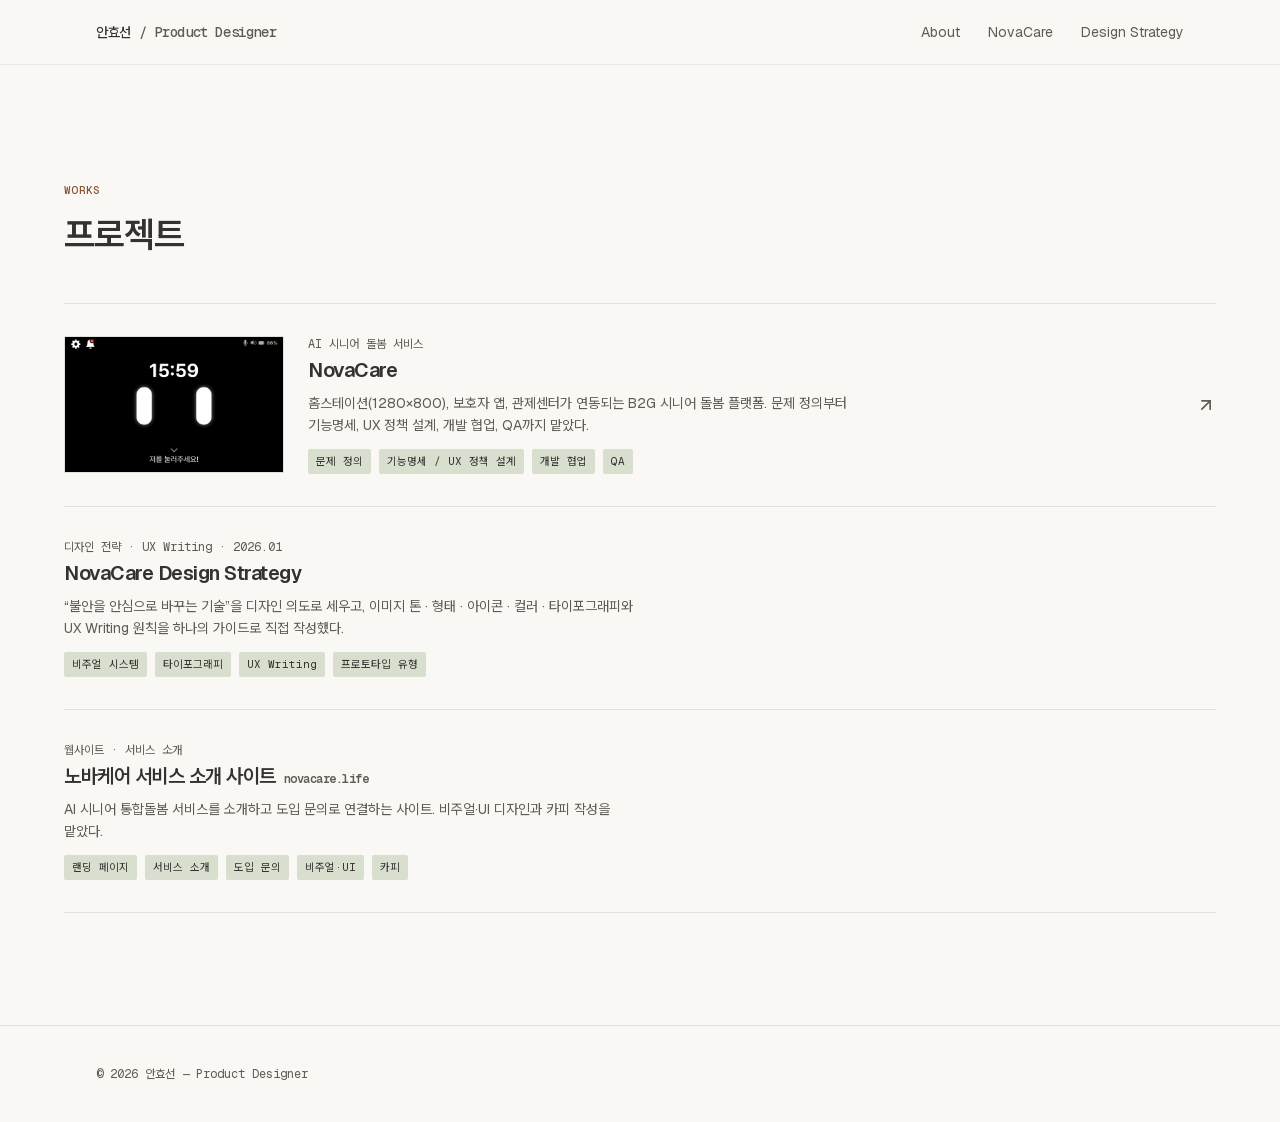
<file: work.html>
<!DOCTYPE html><html lang="ko" class="WggDGG_variable z61v7q_variable _5MZZ1W_variable"><head><meta charSet="utf-8"/><meta name="viewport" content="width=device-width, initial-scale=1"/><link rel="stylesheet" href="style.css"/><title>Works — 안효선</title><meta property="og:type" content="website"/><meta property="og:locale" content="ko_KR"/><meta property="og:title" content="Works — 안효선"/><meta property="og:description" content="대표 프로젝트와 담당 역할, 핵심 UX 과제를 정리한 작업 목록."/><meta name="description" content="대표 프로젝트와 담당 역할, 핵심 UX 과제를 정리한 작업 목록."/><meta name="author" content="안효선"/><link rel="icon" href="favicon.ico" sizes="256x256" type="image/x-icon"/><meta name="next-size-adjust" content=""/></head><body class="font-sans antialiased"><div hidden=""><!--$--><!--/$--></div><header class="sticky top-0 z-40 border-b border-border/70 bg-background/85 backdrop-blur supports-[backdrop-filter]:bg-background/70"><div class="mx-auto flex h-16 max-w-6xl items-center justify-between px-5 sm:px-8"><a class="font-mono text-sm font-medium tracking-tight text-foreground" href="index.html">안효선<span class="ml-2 text-muted-foreground">/ <!-- -->Product Designer</span></a><nav class="hidden items-center gap-7 text-sm text-muted-foreground sm:flex"><a class="transition-colors hover:text-foreground" href="about.html">About</a><a class="transition-colors hover:text-foreground" href="novacare.html">NovaCare</a><a class="transition-colors hover:text-foreground" href="design-strategy.html">Design Strategy</a></nav><button type="button" aria-label="메뉴 열기" class="inline-flex size-9 items-center justify-center rounded-sm text-foreground transition-colors hover:bg-secondary sm:hidden" aria-haspopup="dialog" aria-expanded="false" data-state="closed" data-slot="sheet-trigger"><svg xmlns="http://www.w3.org/2000/svg" width="24" height="24" viewBox="0 0 24 24" fill="none" stroke="currentColor" stroke-width="2" stroke-linecap="round" stroke-linejoin="round" class="lucide lucide-menu size-5" aria-hidden="true"><path d="M4 5h16"></path><path d="M4 12h16"></path><path d="M4 19h16"></path></svg></button></div></header><nav id="mobile-menu" aria-label="모바일 메뉴" hidden class="border-b border-border bg-background" style="position:fixed;left:0;right:0;top:64px;z-index:39;max-height:calc(100vh - 64px);overflow:auto"><ul class="mx-auto max-w-6xl px-5 py-2 sm:px-8" style="list-style:none;margin:0"><li><a href="about.html" class="block border-b border-border text-base" style="padding:14px 0">About</a></li><li><a href="novacare.html" class="block border-b border-border text-base" style="padding:14px 0">NovaCare</a></li><li><a href="design-strategy.html" class="block border-b border-border text-base" style="padding:14px 0">Design Strategy</a></li></ul></nav><main class="px-5 py-20 sm:px-8 sm:py-28"><div class="mx-auto max-w-6xl"><span class="inline-flex items-center gap-1.5 font-mono text-[11px] font-medium tracking-wide text-annotation mb-4">WORKS</span><h1 class="text-balance text-3xl font-semibold tracking-tight sm:text-4xl">프로젝트</h1><div class="mt-12 divide-y divide-border border-y border-border"><a class="group grid gap-6 py-8 sm:grid-cols-[220px_1fr_auto] sm:items-center" href="novacare.html"><div class="relative aspect-[16/10] w-full overflow-hidden rounded-sm border border-border bg-black"><img alt="NovaCare 대표 화면" loading="lazy" decoding="async" data-nimg="fill" class="object-cover transition-transform duration-500 group-hover:scale-[1.03]" style="position:absolute;height:100%;width:100%;left:0;top:0;right:0;bottom:0;color:transparent" sizes="220px" src="case/novacare/launcher.png"/></div><div><p class="font-mono text-xs text-muted-foreground">AI 시니어 돌봄 서비스</p><h2 class="mt-1 text-xl font-semibold tracking-tight">NovaCare</h2><p class="mt-2 max-w-xl text-sm leading-relaxed text-muted-foreground">홈스테이션(1280×800), 보호자 앱, 관제센터가 연동되는 B2G 시니어 돌봄 플랫폼. 문제 정의부터 기능명세, UX 정책 설계, 개발 협업, QA까지 맡았다.</p><ul class="mt-3 flex flex-wrap gap-2"><li class="rounded-sm bg-secondary px-2 py-1 font-mono text-[11px] text-secondary-foreground">문제 정의</li><li class="rounded-sm bg-secondary px-2 py-1 font-mono text-[11px] text-secondary-foreground">기능명세 / UX 정책 설계</li><li class="rounded-sm bg-secondary px-2 py-1 font-mono text-[11px] text-secondary-foreground">개발 협업</li><li class="rounded-sm bg-secondary px-2 py-1 font-mono text-[11px] text-secondary-foreground">QA</li></ul></div><svg xmlns="http://www.w3.org/2000/svg" width="24" height="24" viewBox="0 0 24 24" fill="none" stroke="currentColor" stroke-width="2" stroke-linecap="round" stroke-linejoin="round" class="lucide lucide-arrow-up-right size-5 shrink-0 text-muted-foreground transition-colors group-hover:text-foreground" aria-hidden="true"><path d="M7 7h10v10"></path><path d="M7 17 17 7"></path></svg></a><div class="py-8"><p class="font-mono text-xs text-muted-foreground">디자인 전략 · UX Writing · 2026.01</p><a href="design-strategy.html" class="hover:underline"><h2 class="mt-1 text-xl font-semibold tracking-tight">NovaCare Design Strategy</h2></a><p class="mt-2 max-w-xl text-sm leading-relaxed text-muted-foreground">“불안을 안심으로 바꾸는 기술”을 디자인 의도로 세우고, 이미지 톤 · 형태 · 아이콘 · 컬러 · 타이포그래피와 UX Writing 원칙을 하나의 가이드로 직접 작성했다.</p><ul class="mt-3 flex flex-wrap gap-2"><li class="rounded-sm bg-secondary px-2 py-1 font-mono text-[11px] text-secondary-foreground">비주얼 시스템</li><li class="rounded-sm bg-secondary px-2 py-1 font-mono text-[11px] text-secondary-foreground">타이포그래피</li><li class="rounded-sm bg-secondary px-2 py-1 font-mono text-[11px] text-secondary-foreground">UX Writing</li><li class="rounded-sm bg-secondary px-2 py-1 font-mono text-[11px] text-secondary-foreground">프로토타입 유형</li></ul></div><div class="py-8"><p class="font-mono text-xs text-muted-foreground">웹사이트 · 서비스 소개</p><a href="https://novacare.life/" target="_blank" rel="noopener" class="hover:underline"><h2 class="mt-1 text-xl font-semibold tracking-tight">노바케어 서비스 소개 사이트<span class="ml-2 font-mono text-xs text-muted-foreground">novacare.life</span></h2></a><p class="mt-2 max-w-xl text-sm leading-relaxed text-muted-foreground">AI 시니어 통합돌봄 서비스를 소개하고 도입 문의로 연결하는 사이트. 비주얼·UI 디자인과 카피 작성을 맡았다.</p><ul class="mt-3 flex flex-wrap gap-2"><li class="rounded-sm bg-secondary px-2 py-1 font-mono text-[11px] text-secondary-foreground">랜딩 페이지</li><li class="rounded-sm bg-secondary px-2 py-1 font-mono text-[11px] text-secondary-foreground">서비스 소개</li><li class="rounded-sm bg-secondary px-2 py-1 font-mono text-[11px] text-secondary-foreground">도입 문의</li><li class="rounded-sm bg-secondary px-2 py-1 font-mono text-[11px] text-secondary-foreground">비주얼·UI</li><li class="rounded-sm bg-secondary px-2 py-1 font-mono text-[11px] text-secondary-foreground">카피</li></ul></div></div></div></main><footer class="border-t border-border"><div class="mx-auto flex max-w-6xl flex-col gap-2 px-5 py-10 text-xs text-muted-foreground sm:flex-row sm:items-center sm:justify-between sm:px-8"><p class="font-mono">© <!-- -->2026<!-- --> <!-- -->안효선<!-- --> — <!-- -->Product Designer</p></div></footer><!--$--><!--/$--><script>(function(){var b=document.querySelector('button[aria-haspopup="dialog"]'),m=document.getElementById("mobile-menu");if(!b||!m)return;var ICON_OPEN=b.innerHTML,ICON_CLOSE='<svg xmlns="http://www.w3.org/2000/svg" width="24" height="24" viewBox="0 0 24 24" fill="none" stroke="currentColor" stroke-width="2" stroke-linecap="round" stroke-linejoin="round" class="size-5" aria-hidden="true"><path d="M18 6 6 18"></path><path d="m6 6 12 12"></path></svg>';var cur=location.pathname.split("/").pop()||"index.html";m.querySelectorAll("a").forEach(function(a){if(a.getAttribute("href")===cur){a.setAttribute("aria-current","page");a.style.fontWeight="600"}});function set(o){m.hidden=!o;b.setAttribute("aria-expanded",o?"true":"false");b.setAttribute("data-state",o?"open":"closed");b.setAttribute("aria-label",o?"메뉴 닫기":"메뉴 열기");b.innerHTML=o?ICON_CLOSE:ICON_OPEN;document.body.style.overflow=o?"hidden":"";if(o){var a=m.querySelector("a");a&&a.focus()}}b.addEventListener("click",function(){set(m.hidden)});m.addEventListener("click",function(e){if(e.target.closest("a"))set(false)});document.addEventListener("keydown",function(e){if(e.key==="Escape"&&!m.hidden){set(false);b.focus()}});window.addEventListener("resize",function(){if(innerWidth>=640&&!m.hidden)set(false)});})();</script></body></html>
</file>
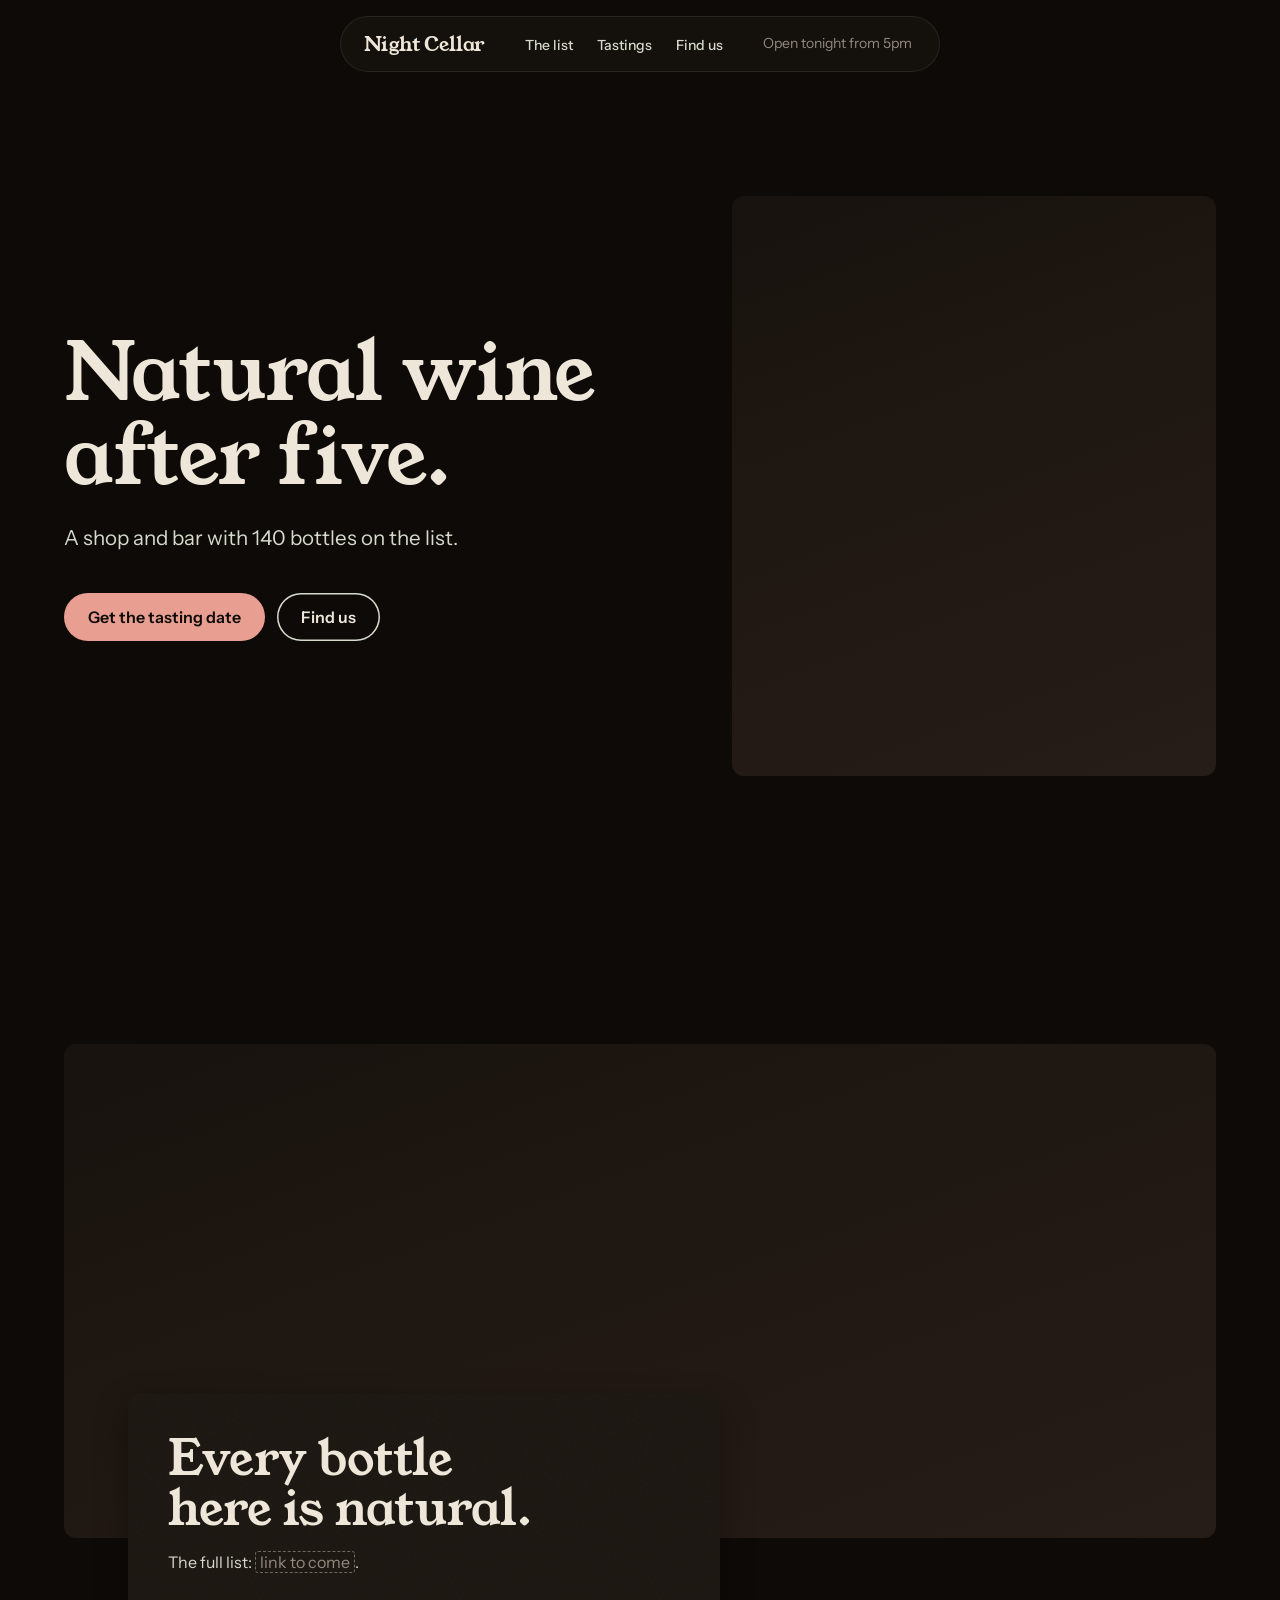
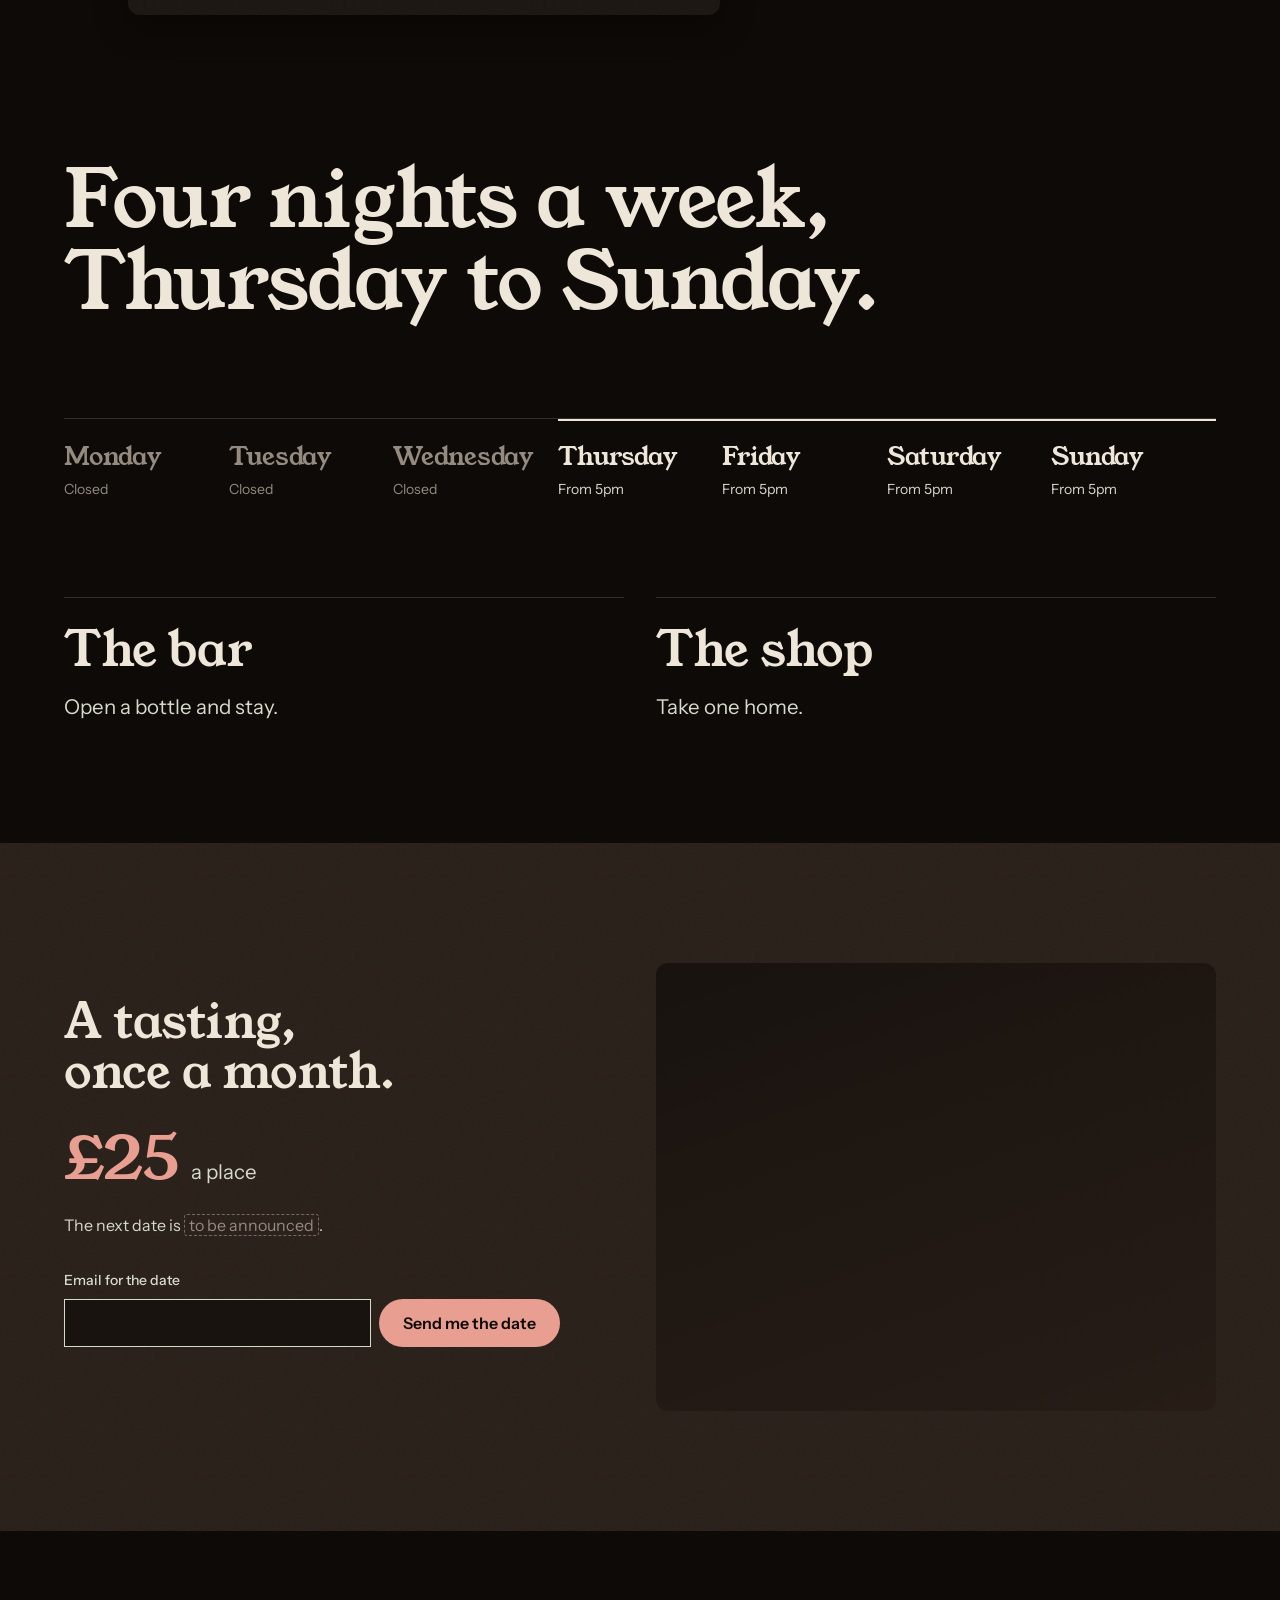
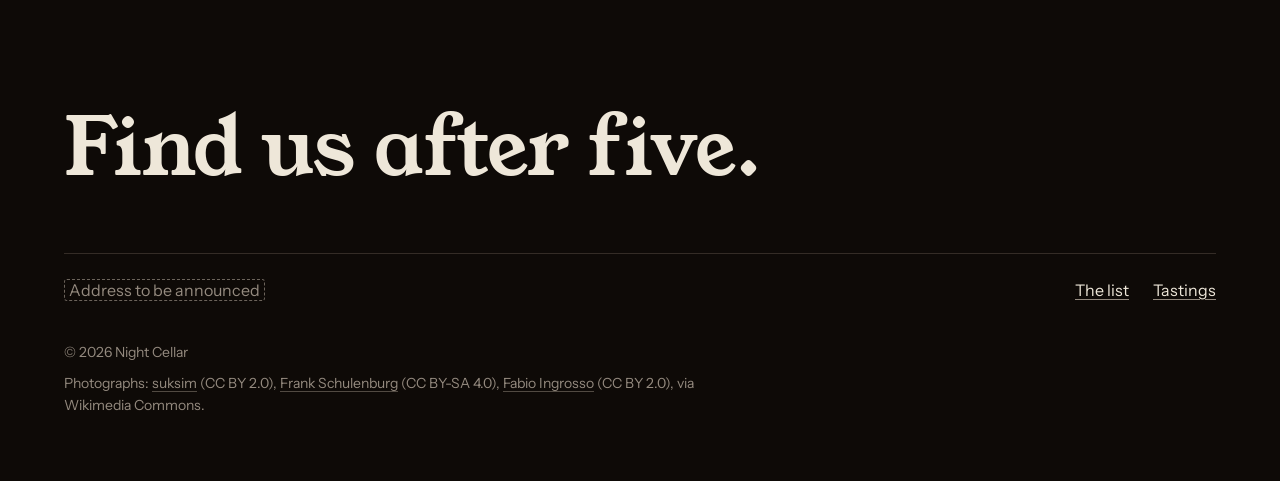
<file: .claude/skills/hallmark/scripts/fixtures/exemplars/atmospheric.html>
<!doctype html>
<html lang="en">
<head>
<meta charset="utf-8">
<meta name="viewport" content="width=device-width, initial-scale=1">
<title>Night Cellar: natural wine after five, Thursday to Sunday</title>
<meta name="description" content="Night Cellar is a natural wine shop and bar with 140 bottles on the list, open Thursday to Sunday from 5pm, with a tasting once a month.">
<link rel="preconnect" href="https://fonts.googleapis.com">
<link rel="preconnect" href="https://fonts.gstatic.com" crossorigin>
<link href="https://fonts.googleapis.com/css2?family=Young+Serif&family=Instrument+Sans:wght@400;500;600&display=swap" rel="stylesheet">
<style>
/* Hallmark · job: visit · shape: Photographic · genre: atmospheric · theme: Spore (by request)
 * hero: Settled · nav: floating pill · footer: statement · imagery: photographs, library 3, warm con=6 exp=-4 · signature: a pour into the decanter after five beside the head, with tonight's door in the nav · spore: cellar
 * axes: dark/roman-serif/warm · posture: committed · contrast: pass · fold: pass · v2.0.0 */
/* Hallmark · pre-emit critique: P4 H4 E4 S4 R5 V4 · weakest: S, the photographs are a stand-in bar; every head carries a fact from the brief, the pour is pink like the one signal, and the nav reads tonight's door from the brief's hours */
/* Hallmark · hero-review: in-thread · ship · 0 findings · finish-review: subagent · fix · 5 findings · 5 resolved · gap: the maker's-log voice can name no bottle until the user gives the list */
:root {
  color-scheme: dark;
  --space-3xs: 2px; --space-2xs: 4px; --space-xs: 8px; --space-sm: 12px; --space-md: 16px; --space-lg: 24px; --space-xl: 40px; --space-2xl: 64px; --space-3xl: 96px; --space-4xl: 144px;
  --text-xs: 0.8125rem; --text-sm: 0.875rem; --text-md: 1rem; --text-lg: 1.25rem; --text-xl: 1.5625rem; --text-2xl: 1.953rem; --text-3xl: 2.441rem;
  --text-display-s: clamp(2.25rem, 4vw + 0.5rem, 3.75rem); --text-display: clamp(2.75rem, 5vw + 1rem, 5.25rem);
  --text-section: clamp(2rem, 2.5vw + 1rem, 3.5rem); --text-title: clamp(1.25rem, 0.75vw + 0.875rem, 1.625rem); --text-lead: clamp(1.125rem, 0.35vw + 1rem, 1.375rem);
  --ease-out: cubic-bezier(0.16, 1, 0.3, 1); --ease-in: cubic-bezier(0.7, 0, 0.84, 0); --ease-in-out: cubic-bezier(0.65, 0, 0.35, 1);
  --dur-micro: 120ms; --dur-short: 220ms; --dur-long: 420ms;
  --color-error: oklch(72% 0.15 27); --color-success: oklch(76% 0.13 150);
  --container: 1440px; --gutter: 64px; --gap-columns: 32px; --section-gap-s: 120px; --section-gap: 144px; --section-gap-l: 176px;
  --z-base: 1; --z-raised: 10; --z-dropdown: 100; --z-sticky: 200; --z-sticky-nav: 300; --z-modal: 400; --z-toast: 500; --z-tooltip: 600;
  --color-paper: oklch(15% 0.01 60); --color-paper-2: oklch(19% 0.012 60); --color-paper-3: oklch(24% 0.02 50);
  --color-ink: oklch(93% 0.02 85); --color-ink-2: oklch(88% 0.02 120); --color-muted: oklch(64% 0.02 70);
  --color-rule: oklch(30% 0.015 60);
  --color-accent: oklch(77% 0.09 30); --color-accent-2: oklch(86% 0.06 30); --color-accent-ink: oklch(15% 0.01 60); --color-focus: oklch(86% 0.06 30);
  --font-display: "Young Serif", Georgia, serif; --font-body: "Instrument Sans", ui-sans-serif, system-ui, sans-serif;
  --font-outlier: "DM Mono", ui-monospace, monospace;
  --radius-card: 12px; --radius-pill: 999px; --rule-hair: 1px;
  --shadow-card: 0 12px 32px oklch(8% 0.01 60 / 0.35);
  --tracking-display: -0.01em;
  --grain: 0.15; --display-weight: 400;
}
*, *::before, *::after { box-sizing: border-box; }
html, body { overflow-x: clip; }
html { scrollbar-color: var(--color-muted) var(--color-paper); scroll-padding-top: var(--space-3xl); }
body { margin: 0; background: var(--color-paper); color: var(--color-ink); font-family: var(--font-body); font-size: var(--text-md); line-height: 1.55; -webkit-font-smoothing: antialiased; caret-color: var(--color-accent); }
::selection { background: color-mix(in oklab, var(--color-accent) 22%, transparent); color: var(--color-ink); }
:focus-visible { outline: 2px solid var(--color-focus); outline-offset: 2px; }
a { color: inherit; text-decoration-thickness: 1px; text-underline-offset: 0.16em; }
h1, h2, h3 { margin: 0; font-family: var(--font-display); font-weight: var(--display-weight, 700); font-synthesis: none; letter-spacing: var(--tracking-display); line-height: 1.05; overflow-wrap: break-word; min-width: 0; text-wrap: balance; }
h1 { max-width: 20ch; font-size: var(--text-display); } h2 { max-width: 30ch; font-size: var(--text-section); } h3 { max-width: 40ch; font-size: var(--text-title); line-height: 1.2; }
.lead { font-size: var(--text-lead); line-height: 1.45; max-width: 52ch; }
p { margin: 0; text-wrap: pretty; }
p:not([class]) { max-width: 65ch; }
img, video { max-width: 100%; height: auto; display: block; }
svg { display: block; }
[hidden] { display: none !important; }
button, input, select, textarea { font: inherit; }
.container { width: 100%; max-width: var(--container); margin-inline: auto; padding-inline: var(--gutter); box-sizing: border-box; }
.num, .figure, td.num { font-variant-numeric: tabular-nums; }
.visually-hidden { position: absolute; width: 1px; height: 1px; overflow: hidden; clip-path: inset(50%); white-space: nowrap; }
[data-slot] { position: relative; overflow: hidden; background: linear-gradient(160deg, var(--color-paper-2, var(--color-paper)), var(--color-paper-3, var(--color-paper))); }
[data-slot] > img { position: absolute; inset: 0; width: 100%; height: 100%; object-fit: cover; z-index: 1; }
[data-slot]:has(> img) > :not(img):not([data-keep]) { display: none !important; }
@media (max-width: 60rem) { :root { --gutter: 24px; --section-gap-s: 80px; --section-gap: 96px; --section-gap-l: 120px; } }
@media (max-width: 40rem) { :root { --gutter: 16px; --section-gap-s: 56px; --section-gap: 72px; --section-gap-l: 96px; --gap-columns: 16px; } }
@media (prefers-reduced-motion: reduce) { *:not(.keep-motion), *:not(.keep-motion)::before, *:not(.keep-motion)::after { animation-duration: 0.01ms !important; animation-iteration-count: 1 !important; transition-duration: 0.01ms !important; scroll-behavior: auto !important; } }
/* photographs: warm con=6 exp=-4 */
[data-slot] > img { filter: sepia(0.28) saturate(0.94) contrast(1.06) brightness(0.96); }
/* Page */
*, *::before, *::after { box-sizing: border-box; }
.skip { position: absolute; left: var(--space-md); top: calc(-1 * var(--space-3xl)); z-index: var(--z-toast); padding: var(--space-xs) var(--space-md); border-radius: var(--radius-pill); background: var(--color-ink); color: var(--color-paper); }
.skip:focus-visible { top: var(--space-md); }

/* Controls: the theme's pair */
.btn { display: inline-flex; align-items: center; justify-content: center; min-height: 48px; padding: 0 var(--space-lg); border: 0; border-radius: var(--radius-pill); font: 600 var(--text-md)/1 var(--font-body); white-space: nowrap; text-decoration: none; cursor: pointer; transition: background-color var(--dur-micro) var(--ease-out), box-shadow var(--dur-micro) var(--ease-out), transform var(--dur-micro) var(--ease-out); }
.btn--primary { background: var(--color-accent); color: var(--color-accent-ink); }
.btn--primary:hover { background: var(--color-accent-2); }
.btn--secondary { background: transparent; color: var(--color-ink); box-shadow: inset 0 0 0 1.5px var(--color-ink-2); }
.btn--secondary:hover { background: var(--color-paper-3); }
.btn:active { transform: translateY(1px); }
.btn:focus-visible { outline: 2px solid var(--color-focus); outline-offset: 3px; }
.btn:disabled, .btn[aria-disabled="true"] { opacity: 0.55; cursor: not-allowed; transform: none; }
.btn[aria-busy="true"] { cursor: progress; }
.actions { display: flex; flex-wrap: wrap; gap: var(--space-sm); }

/* Nav: a floating pill on a blur, the genre's one glass */
.nav { position: fixed; top: var(--space-md); left: 0; right: 0; z-index: var(--z-sticky-nav); display: flex; justify-content: center; padding-inline: var(--gutter); pointer-events: none; }
.nav__pill { pointer-events: auto; display: flex; align-items: center; gap: var(--space-xl); min-height: 56px; padding: var(--space-2xs) var(--space-2xs) var(--space-2xs) var(--space-lg); border-radius: var(--radius-pill); background: color-mix(in oklab, var(--color-paper-2) 74%, transparent); -webkit-backdrop-filter: blur(14px); backdrop-filter: blur(14px); box-shadow: inset 0 0 0 1px color-mix(in oklab, var(--color-ink) 9%, transparent); }
.wordmark { font: 400 var(--text-lg)/1 var(--font-display); letter-spacing: var(--tracking-display); color: var(--color-ink); text-decoration: none; white-space: nowrap; }
.nav__links { display: flex; gap: var(--space-lg); margin: 0; padding: 0; list-style: none; }
.nav__links a { font-size: var(--text-sm); font-weight: 500; color: var(--color-ink-2); text-decoration: none; text-underline-offset: 0.3em; white-space: nowrap; }
.nav__links a:hover { color: var(--color-ink); text-decoration: underline; text-decoration-color: var(--color-accent); }
.nav__links a:active { color: var(--color-accent-2); }
.wordmark:focus-visible, .nav__links a:focus-visible { outline: 2px solid var(--color-focus); outline-offset: 4px; border-radius: var(--radius-pill); }
.nav__door { margin: 0; padding-right: var(--space-lg); font-size: var(--text-sm); color: var(--color-muted); white-space: nowrap; }

/* Photographs */
.photo { position: relative; margin: 0; border-radius: var(--radius-card); }
.photo > img { border-radius: inherit; outline: var(--rule-hair) solid color-mix(in oklab, var(--color-ink) 8%, transparent); outline-offset: -1px; }

/* Hero: Settled, the pour standing beside the head */
.hero { display: grid; align-items: center; min-height: 100dvh; padding-block: calc(56px + var(--space-xl)) var(--space-lg); box-sizing: border-box; }
.hero__grid { display: grid; grid-template-columns: minmax(0, 1fr) minmax(0, min(35rem, 42%)); column-gap: var(--space-3xl); align-items: center; }
.hero__text { display: grid; gap: var(--space-lg); }
.hero__text h1 { max-width: 13ch; }
.hero__text .lead { color: var(--color-ink-2); max-width: 34ch; }
.hero__text .actions { margin-top: var(--space-md); }
.hero__photo { aspect-ratio: 5 / 6; max-height: calc(100dvh - 56px - var(--space-3xl) - var(--space-xl)); }

@media (max-width: 60rem) {
  .nav { padding-inline: var(--space-md); }
  .nav__pill { gap: var(--space-md); padding-left: var(--space-md); }
  .nav__links { display: none; }
  .hero { min-height: 0; padding-block: calc(56px + var(--space-3xl)) var(--space-2xl); }
  .hero__grid { grid-template-columns: minmax(0, 1fr); row-gap: var(--space-xl); }
  .hero__photo { max-height: none; }
}

/* Grain: the theme's speck, on a band or a panel, never on a photograph */
.grained { position: relative; isolation: isolate; }
.grained::after { content: ""; position: absolute; inset: 0; z-index: var(--z-base); border-radius: inherit; pointer-events: none; opacity: var(--grain); mix-blend-mode: screen;
  background-image: url("data:image/svg+xml,%3Csvg xmlns='http://www.w3.org/2000/svg' width='200' height='200'%3E%3Cfilter id='n'%3E%3CfeTurbulence type='fractalNoise' baseFrequency='0.9' numOctaves='2'/%3E%3CfeColorMatrix values='0 0 0 0 0.6 0 0 0 0 0.55 0 0 0 0 0.45 0 0 0 0.35 0'/%3E%3C/filter%3E%3Crect width='200' height='200' filter='url(%23n)'/%3E%3C/svg%3E"); }
.grained > * { position: relative; z-index: var(--z-raised); }

/* The list: the racks edge to edge, the head on a grained plate across its foot */
.list { padding-top: var(--section-gap); }
.list__photo { aspect-ratio: 21 / 9; }
.plate { display: grid; gap: var(--space-md); width: min(100%, 37rem); margin: calc(-1 * var(--space-4xl)) 0 0 var(--space-2xl); padding: var(--space-xl); border-radius: var(--radius-card); background: var(--color-paper-2); box-shadow: var(--shadow-card); z-index: var(--z-raised); }
.plate__more { color: var(--color-ink-2); }

/* Four nights: the week set in type, the open nights lit, the dark ones left dim */
.nights { margin-top: var(--section-gap); }
.statement { max-width: 18ch; font-size: var(--text-display); line-height: 1.02; }
.week { display: grid; grid-template-columns: repeat(7, minmax(0, 1fr)); margin: var(--space-3xl) 0 0; padding: 0; list-style: none; border-top: var(--rule-hair) solid var(--color-rule); }
.week__day { display: grid; gap: var(--space-xs); padding: var(--space-lg) var(--space-md) 0 0; }
.week__name { font: 400 var(--text-xl)/1.1 var(--font-display); letter-spacing: var(--tracking-display); }
.week__hours { font-size: var(--text-sm); color: var(--color-ink-2); }
.week__day.is-open { box-shadow: inset 0 2px 0 var(--color-ink); }
.week__day.is-shut .week__name, .week__day.is-shut .week__hours { color: var(--color-muted); }
.ways { display: grid; grid-template-columns: repeat(2, minmax(0, 1fr)); column-gap: var(--gap-columns); margin-top: var(--space-3xl); }
.way { display: grid; gap: var(--space-sm); padding-top: var(--space-lg); border-top: var(--rule-hair) solid var(--color-rule); }
.way h3 { font-size: var(--text-section); max-width: none; }
.way p { font-size: var(--text-lead); color: var(--color-ink-2); }

/* Tastings: the one band, grained, the price in pink */
.tastings { margin-top: var(--section-gap-s); padding-block: var(--section-gap-s); background: var(--color-paper-3); }
.tastings__grid { display: grid; grid-template-columns: repeat(2, minmax(0, 1fr)); column-gap: var(--gap-columns); align-items: center; }
.tastings__text { display: grid; gap: var(--space-lg); padding-right: var(--space-2xl); }
.tastings__text > p:not([class]) { color: var(--color-ink-2); }
.price { display: flex; align-items: baseline; gap: var(--space-sm); margin-top: var(--space-xs); color: var(--color-ink-2); font-size: var(--text-lead); }
.price__figure { font: 400 var(--text-display-s)/1 var(--font-display); letter-spacing: var(--tracking-display); color: var(--color-accent); font-variant-numeric: lining-nums tabular-nums; }
.tastings__photo { aspect-ratio: 5 / 4; min-height: 440px; }
.fill { padding: 0 0.25em; border: 1px dashed color-mix(in oklch, var(--color-muted) 70%, transparent); border-radius: 3px; color: var(--color-muted); -webkit-box-decoration-break: clone; box-decoration-break: clone; }

.signup { display: grid; gap: var(--space-xs); margin-top: var(--space-xs); }
.signup label { font-size: var(--text-sm); font-weight: 500; color: var(--color-ink-2); }
.signup__row { display: flex; gap: var(--space-xs); }
.signup input { flex: 1; min-width: 0; min-height: 48px; padding: 0 var(--space-md); border: 1.5px solid var(--color-ink-2); border-radius: 0; background: var(--color-paper-2); color: var(--color-ink); outline: 2px solid transparent; outline-offset: -4px; }
.signup input:hover { background: var(--color-paper); }
.signup input:focus-visible { outline-color: var(--color-focus); }
.signup input[aria-invalid] { border-color: var(--color-error); }
.signup input:disabled { opacity: 0.55; cursor: not-allowed; }
.signup__help { min-height: 1lh; font-size: var(--text-sm); color: var(--color-muted); }

/* Footer: a statement, then the facts and links */
.footer { padding-block: var(--section-gap-l) var(--space-2xl); }
.footer__line { max-width: 16ch; font-size: var(--text-display); line-height: 1.02; }
.footer__row { display: flex; flex-wrap: wrap; justify-content: space-between; align-items: baseline; gap: var(--space-lg); margin-top: var(--space-2xl); padding-top: var(--space-lg); border-top: var(--rule-hair) solid var(--color-rule); }
.footer__where { color: var(--color-ink-2); }
.footer__links { display: flex; flex-wrap: wrap; gap: var(--space-lg); margin: 0; padding: 0; list-style: none; }
.footer__links a { color: var(--color-ink); text-decoration-color: var(--color-muted); white-space: nowrap; }
.footer__links a:hover { text-decoration-color: var(--color-accent); }
.footer__links a:focus-visible { outline: 2px solid var(--color-focus); outline-offset: 3px; }
.legal { margin-top: var(--space-xl); font-size: var(--text-sm); color: var(--color-muted); }
.credits { max-width: 80ch; margin-top: var(--space-xs); font-size: var(--text-sm); line-height: 1.6; color: var(--color-muted); }
.credits span { white-space: nowrap; }
.credits a { color: inherit; text-decoration-color: color-mix(in oklab, var(--color-muted) 50%, transparent); text-underline-offset: 0.2em; }
.credits a:hover { text-decoration-color: var(--color-accent); }

@media (max-width: 60rem) {
  .plate { margin: calc(-1 * var(--space-2xl)) 0 0; padding: var(--space-lg); }
  .list__photo { aspect-ratio: 4 / 3; }
  .week { grid-template-columns: minmax(0, 1fr); margin-top: var(--space-2xl); border-top: 0; }
  .week__day { grid-template-columns: minmax(0, 1fr) auto; align-items: baseline; padding: var(--space-sm) 0; border-top: var(--rule-hair) solid var(--color-rule); }
  .week__day.is-open { box-shadow: none; }
  .week__name { font-size: var(--text-lg); }
  .ways { grid-template-columns: minmax(0, 1fr); row-gap: var(--space-xl); margin-top: var(--space-3xl); }
  .statement, .footer__line { font-size: var(--text-section); }
  .tastings__grid { grid-template-columns: minmax(0, 1fr); row-gap: var(--space-xl); }
  .tastings__text { padding-right: 0; }
  .tastings__photo { min-height: 0; }
}
@media (max-width: 40rem) {
  .signup__row { flex-direction: column; }
}
</style>
<script>document.documentElement.classList.add('js');</script>
</head>
<body>
<a class="skip" href="#main">Skip to content</a>

<header class="nav">
  <nav class="nav__pill" aria-label="Main">
    <a class="wordmark" href="#top" aria-label="Night Cellar, home">Night Cellar</a>
    <ul class="nav__links" role="list">
      <li><a href="#list">The list</a></li>
      <li><a href="#tastings">Tastings</a></li>
      <li><a href="#find">Find us</a></li>
    </ul>
    <p class="nav__door" role="status" id="door">Open Thursday to Sunday</p>
  </nav>
</header>

<main id="main">
  <section class="hero" id="top" aria-labelledby="hero-title">
    <div class="container hero__grid">
      <div class="hero__text">
        <h1 id="hero-title">Natural wine after five.</h1>
        <p class="lead">A shop and bar with 140 bottles on the list.</p>
        <div class="actions">
          <a class="btn btn--primary" href="#tastings">Get the tasting date</a>
          <a class="btn btn--secondary" href="#find">Find us</a>
        </div>
      </div>
      <figure class="photo hero__photo" data-slot="hero" data-alt="A glass being poured at the bar after five">
        <img src="https://upload.wikimedia.org/wikipedia/commons/thumb/b/b1/Pouring_wine_into_a_decanter.jpg/1280px-Pouring_wine_into_a_decanter.jpg" width="3872" height="2592" fetchpriority="high" alt="Wine poured from a bottle into a glass decanter in low light" style="object-position: 42% 50%">
      </figure>
    </div>
  </section>

  <section class="list" id="list" aria-labelledby="list-title">
    <div class="container">
      <figure class="photo list__photo" data-slot="photo-1" data-alt="The bottles on the list, racked in the shop">
        <img src="https://upload.wikimedia.org/wikipedia/commons/thumb/9/9e/Schramsberg_Vineyards%2C_July_2019-7579%2B7580.jpg/1280px-Schramsberg_Vineyards%2C_July_2019-7579%2B7580.jpg" width="6244" height="3903" loading="lazy" alt="A long cellar aisle between racks of bottles laid neck down" style="object-position: 50% 60%">
      </figure>
      <div class="plate grained">
        <h2 id="list-title">Every bottle here is natural.</h2>
        <p class="plate__more">The full list: <span class="fill" data-fill="list">link to come</span>.</p>
      </div>
    </div>
  </section>

  <section class="nights" aria-labelledby="nights-title">
    <div class="container">
      <h2 id="nights-title" class="statement">Four nights a week, Thursday to Sunday.</h2>
      <ol class="week" role="list" aria-label="Opening hours">
        <li class="week__day is-shut"><span class="week__name">Monday</span><span class="week__hours">Closed</span></li>
        <li class="week__day is-shut"><span class="week__name">Tuesday</span><span class="week__hours">Closed</span></li>
        <li class="week__day is-shut"><span class="week__name">Wednesday</span><span class="week__hours">Closed</span></li>
        <li class="week__day is-open"><span class="week__name">Thursday</span><span class="week__hours">From 5pm</span></li>
        <li class="week__day is-open"><span class="week__name">Friday</span><span class="week__hours">From 5pm</span></li>
        <li class="week__day is-open"><span class="week__name">Saturday</span><span class="week__hours">From 5pm</span></li>
        <li class="week__day is-open"><span class="week__name">Sunday</span><span class="week__hours">From 5pm</span></li>
      </ol>
      <div class="ways">
        <div class="way">
          <h3>The bar</h3>
          <p>Open a bottle and stay.</p>
        </div>
        <div class="way">
          <h3>The shop</h3>
          <p>Take one home.</p>
        </div>
      </div>
    </div>
  </section>

  <section class="tastings grained" id="tastings" aria-labelledby="tastings-title">
    <div class="container tastings__grid">
      <div class="tastings__text">
        <h2 id="tastings-title">A tasting, once a month.</h2>
        <p class="price"><span class="price__figure">£25</span> a place</p>
        <p>The next date is <span class="fill" data-fill="date">to be announced</span>.</p>
        <form class="signup" data-endpoint="" novalidate>
          <label for="email">Email for the date</label>
          <div class="signup__row">
            <input id="email" name="email" type="email" autocomplete="email" inputmode="email" required>
            <button class="btn btn--primary" type="submit">Send me the date</button>
          </div>
          <p class="signup__help" id="email-help" aria-live="polite"></p>
        </form>
      </div>
      <figure class="photo tastings__photo" data-slot="photo-2" data-alt="Glasses poured for a tasting">
        <img src="https://upload.wikimedia.org/wikipedia/commons/thumb/e/e3/Wine_being_poured_into_a_glass.jpg/1280px-Wine_being_poured_into_a_glass.jpg" width="1955" height="1300" loading="lazy" alt="A taste of red wine poured into a glass held by its stem" style="object-position: 62% 50%">
      </figure>
    </div>
  </section>
</main>

<footer class="footer" id="find" aria-labelledby="find-title">
  <div class="container">
    <h2 id="find-title" class="footer__line">Find us after five.</h2>
    <div class="footer__row">
      <p class="footer__where"><span class="fill" data-fill="address">Address to be announced</span></p>
      <ul class="footer__links" role="list">
        <li><a href="#list">The list</a></li>
        <li><a href="#tastings">Tastings</a></li>
      </ul>
    </div>
    <p class="legal">&copy; 2026 Night Cellar</p>
    <p class="credits" data-credits>Photographs: <a href="https://commons.wikimedia.org/wiki/File:Pouring_wine_into_a_decanter.jpg">suksim</a> <span>(CC BY 2.0)</span>, <a href="https://commons.wikimedia.org/wiki/File:Schramsberg_Vineyards,_July_2019-7579%2B7580.jpg">Frank Schulenburg</a> <span>(CC BY-SA 4.0)</span>, <a href="https://commons.wikimedia.org/wiki/File:Wine_being_poured_into_a_glass.jpg">Fabio Ingrosso</a> <span>(CC BY 2.0)</span>, via Wikimedia Commons.</p>
  </div>
</footer>

<script>window.hallmarkSlots = (m) => { for (const [k, v] of Object.entries(m)) { const s = document.querySelector(`[data-slot="${k}"]`); if (!s) continue; const im = new Image(); im.src = typeof v === 'string' ? v : v.src; im.alt = (typeof v === 'object' && v.alt) || s.dataset.alt || ''; s.querySelectorAll(':scope > img').forEach((o) => o.remove()); s.prepend(im); } };
document.querySelectorAll('[data-slot] > img').forEach((i) => { if (i.complete && !i.naturalWidth) i.remove(); else i.addEventListener('error', () => i.remove(), { once: true }); });</script>
<script>
  (() => {
    const door = document.getElementById('door');
    if (door) door.textContent = [4, 5, 6, 0].includes(new Date().getDay()) ? 'Open tonight from 5pm' : 'Opens Thursday at 5pm';
    document.querySelectorAll('form[data-endpoint]').forEach((form) => {
      const input = form.querySelector('input'), help = form.querySelector('[aria-live]');
      form.addEventListener('submit', (e) => {
        e.preventDefault();
        const ok = input.checkValidity();
        input.toggleAttribute('aria-invalid', !ok);
        if (!ok) { input.setAttribute('aria-describedby', help.id); help.textContent = 'That address looks incomplete. Write it as name@example.com.'; input.focus(); return; }
        if (!form.dataset.endpoint) { help.textContent = 'Nothing was sent: this form is not connected yet.'; return; }
        fetch(form.dataset.endpoint, { method: 'POST', body: new FormData(form) })
          .then((r) => { help.textContent = r.ok ? 'The date goes to ' + input.value.trim() + '.' : 'That did not go through. Try again in a minute.'; })
          .catch(() => { help.textContent = 'That did not go through. Try again in a minute.'; });
      });
    });
  })();
</script>
</body>
</html>
</file>
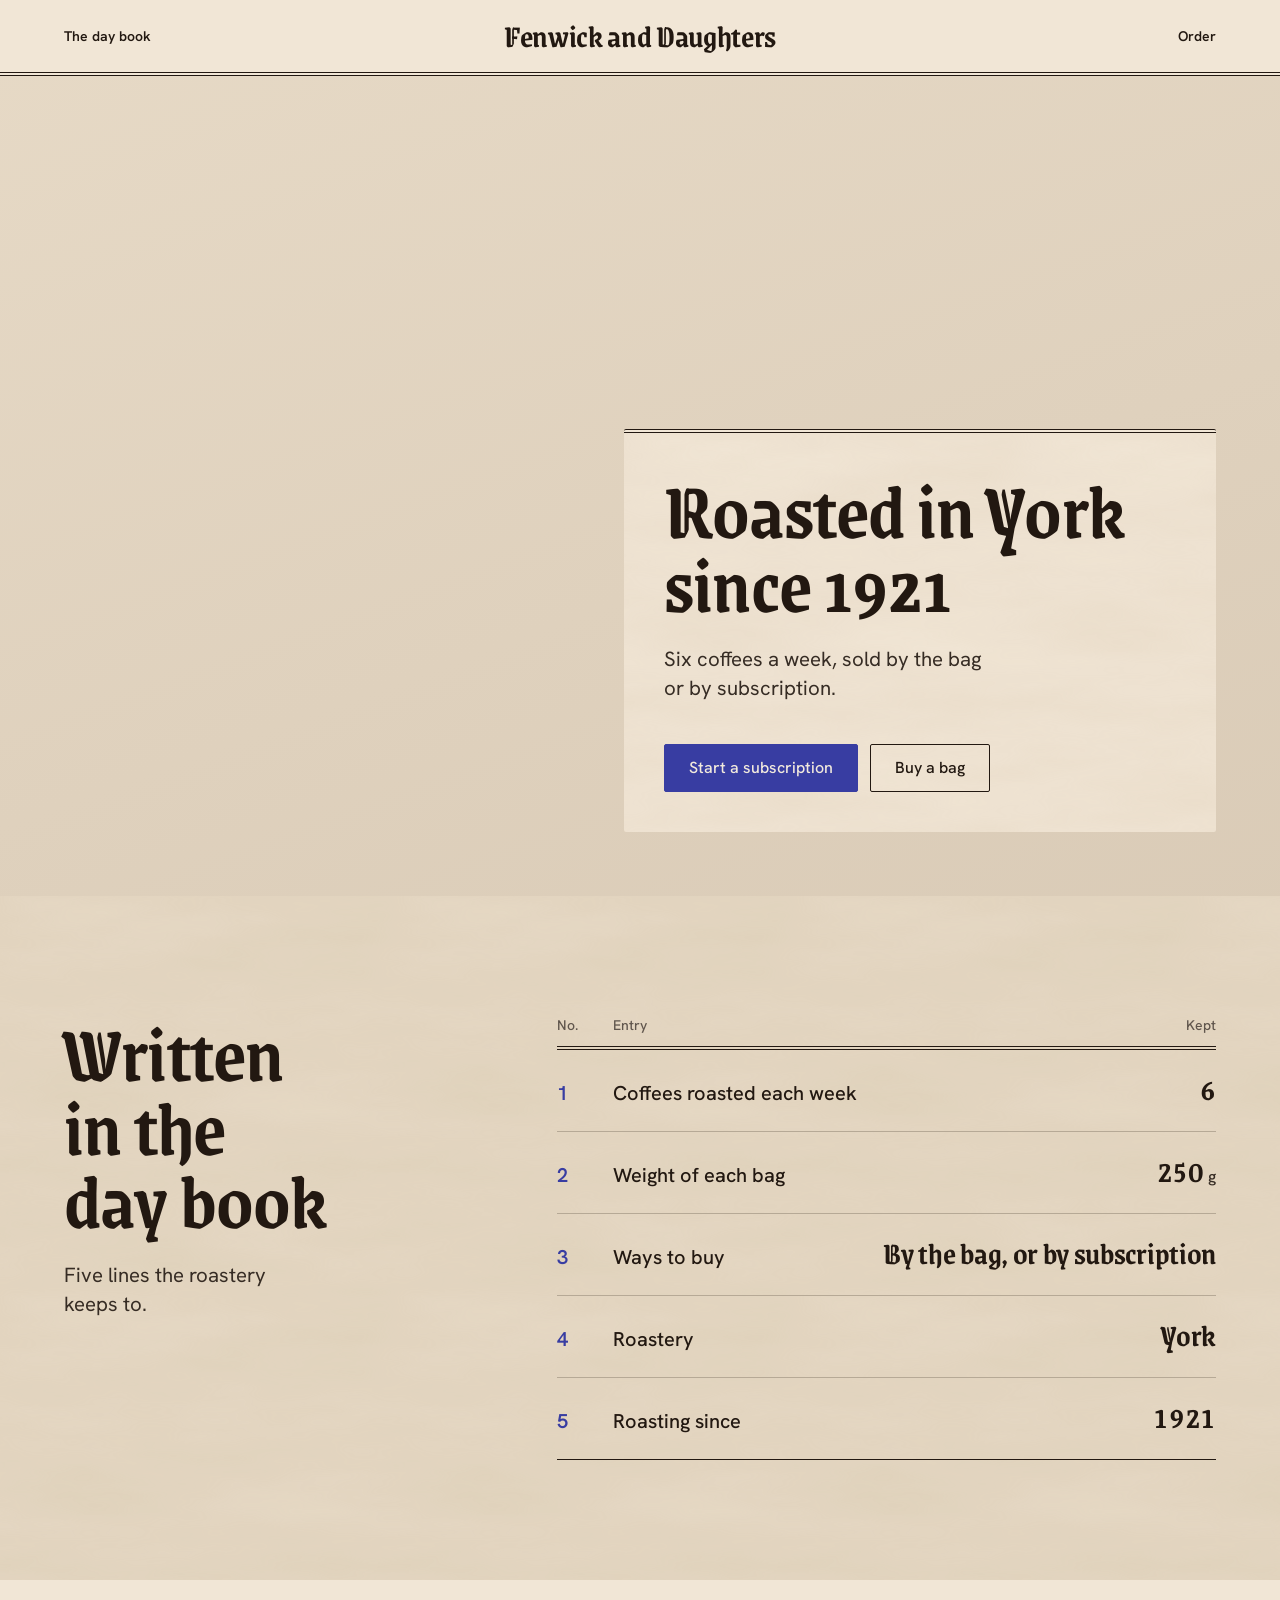
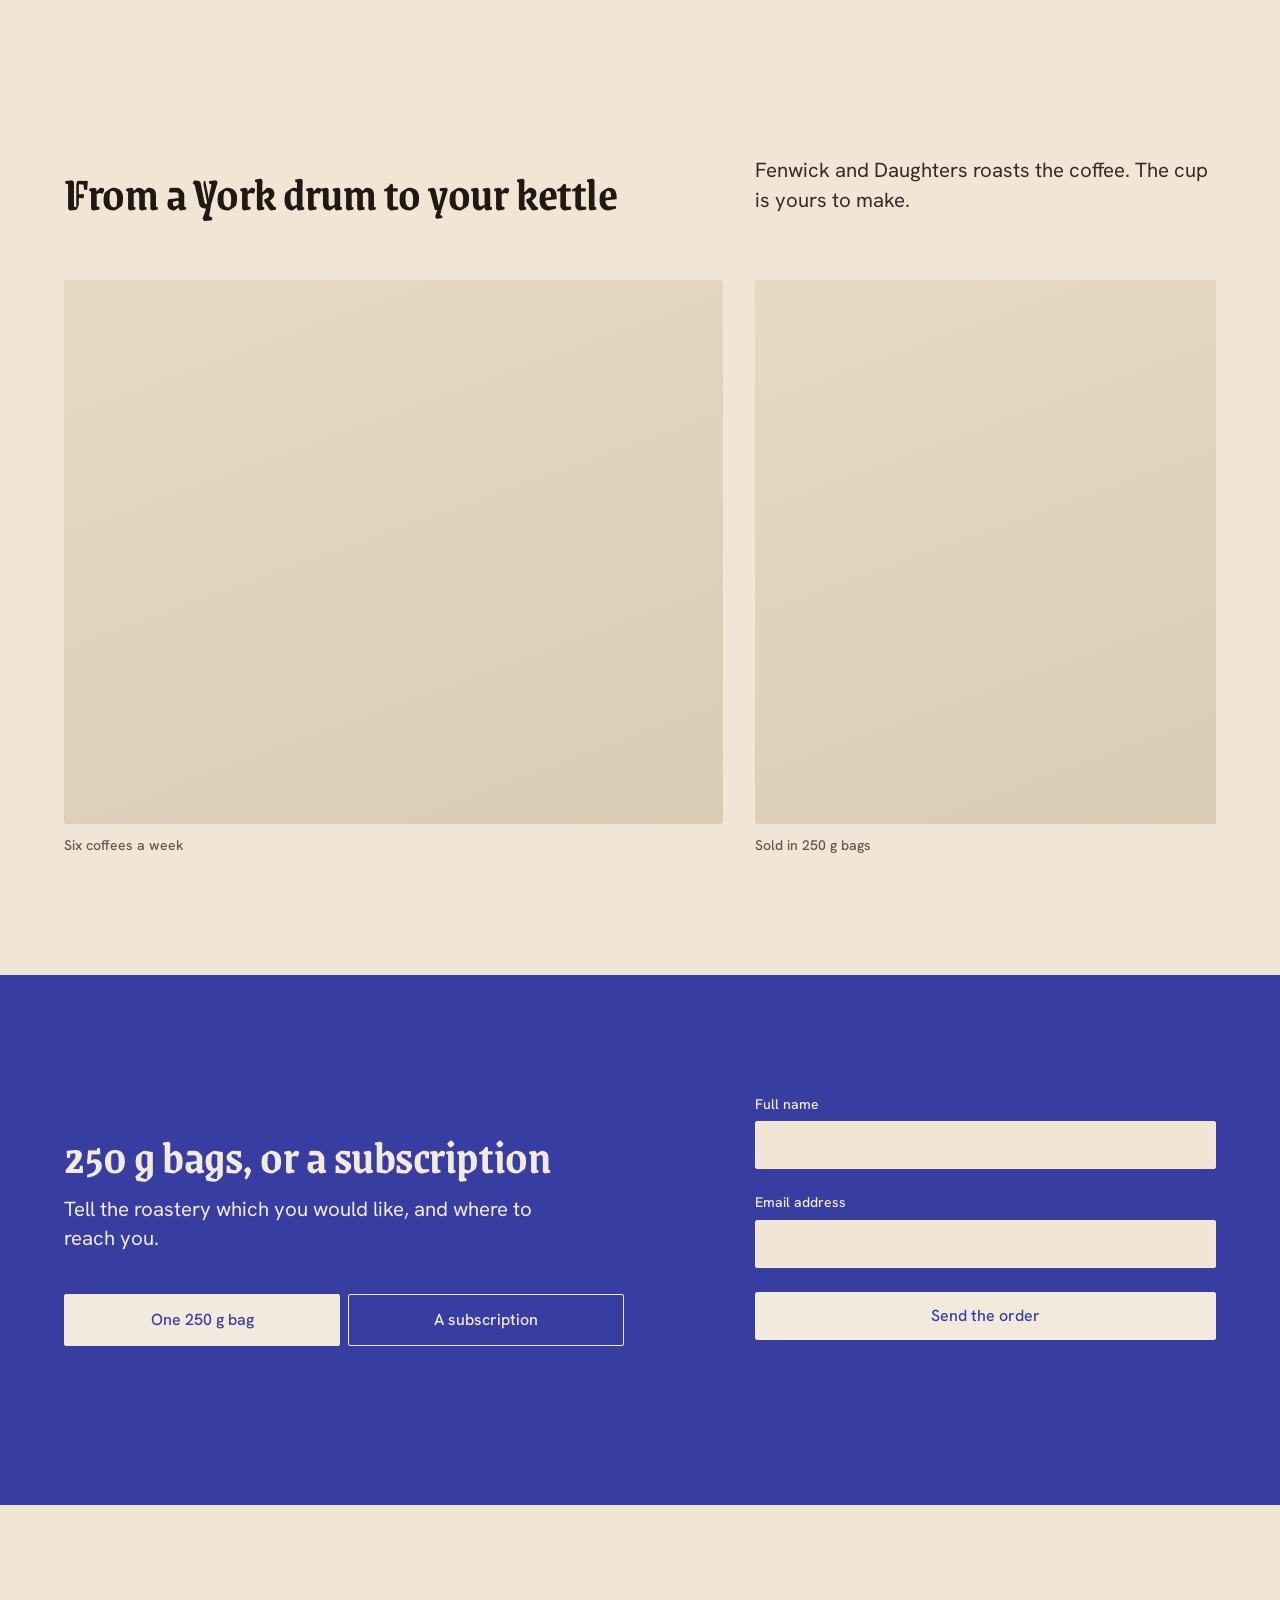
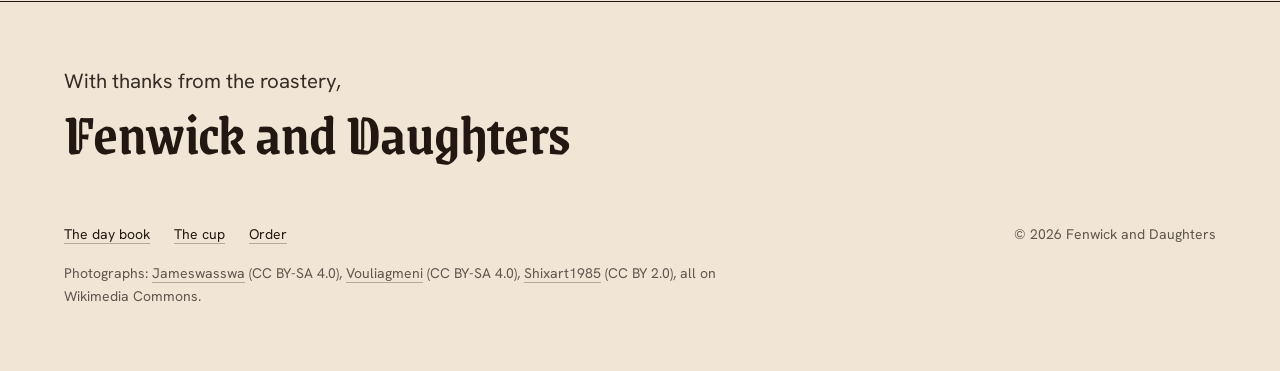
<file: .claude/skills/hallmark/scripts/fixtures/exemplars/editorial.html>
<!doctype html>
<html lang="en-GB">
<head>
<meta charset="utf-8">
<meta name="viewport" content="width=device-width, initial-scale=1">
<title>Fenwick and Daughters, coffee roasted in York since 1921</title>
<meta name="description" content="Fenwick and Daughters roasts six coffees a week in York, sold in 250 g bags or by subscription.">
<link rel="preconnect" href="https://fonts.googleapis.com">
<link rel="preconnect" href="https://fonts.gstatic.com" crossorigin>
<link href="https://fonts.googleapis.com/css2?family=Grenze+Gotisch:wght@600&family=Hanken+Grotesk:wght@400;500;600&family=IBM+Plex+Mono:wght@400&display=swap" rel="stylesheet">
<style>
/* Hallmark · job: buy · shape: Trade Ledger (custom: the roast as a Poster, the house's day book set as its own ledger, the cup as a pair, the order on the pigment) · genre: editorial · theme: Vellum (by request)
 * hero: Poster · nav: masthead, the blackletter wordmark centred over a double rule, one link at each end · footer: letter close · imagery: photographs, library 3, warm con=6 · signature: the roast itself, beans swept round the cooling tray full-bleed under a parchment plate · vellum: parchment
 * axes: light/blackletter/cool · posture: committed · contrast: pass · fold: pass · v2.0.0 */
/* Hallmark · pre-emit critique: P4 H5 E4 S5 R4 V4 · weakest: E, the plate must not bury the hand and the falling beans; it rests on the tray's far side and the plain wall, so the stream and the lever stay clear */
/* Hallmark · hero-review: in-thread · fix · 1 finding · 1 resolved (the head breaks after York) */
/* Hallmark · finish-review: in-thread (the subagent limit was reached) · fix · 3 findings · 1 resolved (the order head failed the swap test, then its blackletter I read as J: now 250 g bags, or a subscription) · 2 answered (the pair's captions are card facts, imagery.md 5; the pair are the closest honest frames the library holds) · gap: none */
/* Hallmark · answered F4 · the order field inverts the primary to parchment on pigment, as the theme's own hint sets it for its one field */
:root {
  color-scheme: light;
  --space-3xs: 2px; --space-2xs: 4px; --space-xs: 8px; --space-sm: 12px; --space-md: 16px; --space-lg: 24px; --space-xl: 40px; --space-2xl: 64px; --space-3xl: 96px; --space-4xl: 144px;
  --text-xs: 0.8125rem; --text-sm: 0.875rem; --text-md: 1rem; --text-lg: 1.25rem; --text-xl: 1.5625rem; --text-2xl: 1.953rem; --text-3xl: 2.441rem;
  --text-display-s: clamp(2.25rem, 4vw + 0.5rem, 3.75rem); --text-display: clamp(2.75rem, 5vw + 1rem, 5.25rem);
  --text-section: clamp(2rem, 2.5vw + 1rem, 3.5rem); --text-title: clamp(1.25rem, 0.75vw + 0.875rem, 1.625rem); --text-lead: clamp(1.125rem, 0.35vw + 1rem, 1.375rem);
  --ease-out: cubic-bezier(0.16, 1, 0.3, 1); --ease-in: cubic-bezier(0.7, 0, 0.84, 0); --ease-in-out: cubic-bezier(0.65, 0, 0.35, 1);
  --dur-micro: 120ms; --dur-short: 220ms; --dur-long: 420ms;
  --color-error: oklch(52% 0.19 27); --color-success: oklch(50% 0.12 150);
  --container: 1440px; --gutter: 64px; --gap-columns: 32px; --section-gap-s: 120px; --section-gap: 144px; --section-gap-l: 176px;
  --z-base: 1; --z-raised: 10; --z-dropdown: 100; --z-sticky: 200; --z-sticky-nav: 300; --z-modal: 400; --z-toast: 500; --z-tooltip: 600;
  --color-paper: oklch(93% 0.025 80); --color-paper-2: oklch(89% 0.03 78); --color-paper-3: oklch(85% 0.032 76);
  --color-ink: oklch(22% 0.02 60); --color-ink-2: oklch(30% 0.02 60); --color-muted: oklch(46% 0.02 65);
  --color-rule: oklch(74% 0.03 75);
  --color-accent: oklch(42% 0.16 275); --color-accent-deep: oklch(34% 0.15 275); --color-accent-ink: oklch(94% 0.02 80);
  --color-focus: oklch(50% 0.17 275); --color-field: var(--color-accent);
  --font-display: "Grenze Gotisch", ui-serif, Georgia, serif; --font-body: "Hanken Grotesk", ui-sans-serif, sans-serif;
  --font-outlier: "IBM Plex Mono", ui-monospace, monospace;
  --radius-card: 2px; --radius-pill: 2px; --rule-hair: 1px; --shadow-card: none;
  --tracking-display: -0.01em; --fibre: 0.5;
}
*, *::before, *::after { box-sizing: border-box; }
html, body { overflow-x: clip; }
html { scrollbar-color: var(--color-muted) var(--color-paper); scroll-padding-top: var(--space-3xl); }
body { margin: 0; background: var(--color-paper); color: var(--color-ink); font-family: var(--font-body); font-size: var(--text-md); line-height: 1.55; -webkit-font-smoothing: antialiased; caret-color: var(--color-accent); }
::selection { background: color-mix(in oklab, var(--color-accent) 22%, transparent); color: var(--color-ink); }
:focus-visible { outline: 2px solid var(--color-focus); outline-offset: 2px; }
a { color: inherit; text-decoration-thickness: 1px; text-underline-offset: 0.16em; }
h1, h2, h3 { margin: 0; font-family: var(--font-display); font-weight: var(--display-weight, 700); font-synthesis: none; letter-spacing: var(--tracking-display); line-height: 1.05; overflow-wrap: break-word; min-width: 0; text-wrap: balance; }
h1 { max-width: 20ch; font-size: var(--text-display); } h2 { max-width: 30ch; font-size: var(--text-section); } h3 { max-width: 40ch; font-size: var(--text-title); line-height: 1.2; }
.lead { font-size: var(--text-lead); line-height: 1.45; max-width: 52ch; }
p { margin: 0; text-wrap: pretty; }
p:not([class]) { max-width: 65ch; }
img, video { max-width: 100%; height: auto; display: block; }
svg { display: block; }
[hidden] { display: none !important; }
button, input, select, textarea { font: inherit; }
.container { width: 100%; max-width: var(--container); margin-inline: auto; padding-inline: var(--gutter); box-sizing: border-box; }
.num, .figure, td.num { font-variant-numeric: tabular-nums; }
.visually-hidden { position: absolute; width: 1px; height: 1px; overflow: hidden; clip-path: inset(50%); white-space: nowrap; }
[data-slot] { position: relative; overflow: hidden; background: linear-gradient(160deg, var(--color-paper-2, var(--color-paper)), var(--color-paper-3, var(--color-paper))); }
[data-slot] > img { position: absolute; inset: 0; width: 100%; height: 100%; object-fit: cover; z-index: 1; }
[data-slot]:has(> img) > :not(img):not([data-keep]) { display: none !important; }
@media (max-width: 60rem) { :root { --gutter: 24px; --section-gap-s: 80px; --section-gap: 96px; --section-gap-l: 120px; } }
@media (max-width: 40rem) { :root { --gutter: 16px; --section-gap-s: 56px; --section-gap: 72px; --section-gap-l: 96px; --gap-columns: 16px; } }
@media (prefers-reduced-motion: reduce) { *:not(.keep-motion), *:not(.keep-motion)::before, *:not(.keep-motion)::after { animation-duration: 0.01ms !important; animation-iteration-count: 1 !important; transition-duration: 0.01ms !important; scroll-behavior: auto !important; } }
/* photographs: warm con=6 */
[data-slot] > img { filter: sepia(0.28) saturate(0.94) contrast(1.06); }
:root {
  --mast-h: 80px;
  --plate-w: 37rem;
  --color-field: var(--color-accent);
}

/* The fibre wash: long tan fibres, stitched so they never tile (texture.md, the low-frequency wash) */
.fibre { position: relative; isolation: isolate; }
.fibre::before { content: ""; position: absolute; inset: 0; z-index: -1; opacity: var(--fibre); mix-blend-mode: multiply; pointer-events: none;
  background-image: url("data:image/svg+xml,%3Csvg xmlns='http://www.w3.org/2000/svg' width='400' height='400'%3E%3Cfilter id='p' x='0' y='0' width='100%25' height='100%25'%3E%3CfeTurbulence type='fractalNoise' baseFrequency='0.004 0.02' numOctaves='4' seed='4' stitchTiles='stitch'/%3E%3CfeColorMatrix values='0 0 0 0 0.62 0 0 0 0 0.52 0 0 0 0 0.36 0 0 0 0.3 0'/%3E%3C/filter%3E%3Crect width='100%25' height='100%25' filter='url(%23p)'/%3E%3C/svg%3E"); }

/* Type */
h1, h2 { font-weight: 600; line-height: 0.92; color: var(--color-ink); }
h3 { font-family: var(--font-body); font-weight: 600; }
.lead { color: var(--color-ink-2); }

/* Controls */
.btn { display: inline-flex; align-items: center; justify-content: center; min-height: 48px; padding: 0 var(--space-lg); border: var(--rule-hair) solid var(--color-ink); border-radius: var(--radius-card); background: transparent; color: var(--color-ink); font: 500 var(--text-md)/1 var(--font-body); text-decoration: none; white-space: nowrap; cursor: pointer;
  transition: background-color var(--dur-micro) var(--ease-out), border-color var(--dur-micro) var(--ease-out), color var(--dur-micro) var(--ease-out); }
.btn:hover { background: var(--color-paper-2); }
.btn:active { transform: translateY(1px); }
.btn:focus-visible { outline: 2px solid var(--color-focus); outline-offset: 2px; }
.btn:disabled, .btn[aria-disabled="true"] { opacity: 0.55; cursor: not-allowed; transform: none; }
.btn--primary { background: var(--color-accent); border-color: var(--color-accent); color: var(--color-accent-ink); }
.btn--primary:hover { background: var(--color-accent-deep); border-color: var(--color-accent-deep); }

.skip { position: absolute; left: var(--space-md); top: calc(-1 * var(--space-3xl)); z-index: var(--z-toast); padding: var(--space-xs) var(--space-md); background: var(--color-ink); color: var(--color-paper); }
.skip:focus-visible { top: var(--space-md); }

/* Masthead */
.mast__bar { display: grid; grid-template-columns: minmax(0, 1fr) auto minmax(0, 1fr); align-items: center; min-height: calc(var(--mast-h) - 4px); border-bottom: 4px double var(--color-ink); }
.wordmark { font: 600 2rem/1 var(--font-display); letter-spacing: var(--tracking-display); color: var(--color-ink); text-decoration: none; white-space: nowrap; padding-block: var(--space-sm); }
.mast__link { justify-self: start; font: 600 var(--text-sm)/1 var(--font-body); color: var(--color-ink); padding-block: var(--space-sm); text-decoration: underline 1px; text-decoration-color: transparent; text-underline-offset: 0.3em;
  transition: text-decoration-color var(--dur-short) var(--ease-out), color var(--dur-micro) var(--ease-out); }
.mast__link--end { justify-self: end; }
.mast__link:hover { text-decoration-color: var(--color-accent); color: var(--color-accent); }
.wordmark:focus-visible, .mast__link:focus-visible { outline: 2px solid var(--color-focus); outline-offset: 4px; }

/* Hero: the roast, full-bleed, under a parchment plate */
.hero { position: relative; height: calc(100dvh - var(--mast-h)); min-height: 36rem; overflow: hidden; background: var(--color-ink); color: var(--color-paper); }
.hero__photo { position: absolute; inset: 0; margin: 0; }
.hero__photo > img { object-position: 50% 62%; }
.hero__inner { position: relative; z-index: var(--z-raised); height: 100%; display: flex; align-items: flex-end; justify-content: flex-end; padding-bottom: var(--space-2xl); box-sizing: border-box; }
.plate { width: min(100%, var(--plate-w)); box-sizing: border-box; padding: var(--space-xl); background: var(--color-paper); color: var(--color-ink); border-top: 4px double var(--color-ink); border-radius: var(--radius-card); }
.plate h1 { font-size: var(--text-display); max-width: 16ch; }
.plate .lead { margin-top: var(--space-lg); max-width: 30ch; }
.actions { display: flex; flex-wrap: wrap; gap: var(--space-sm); margin-top: var(--space-xl); }

@media (max-width: 60rem) {
  .hero { height: auto; min-height: 0; background: none; color: var(--color-ink); overflow: visible; }
  .hero__photo { position: relative; aspect-ratio: 4 / 3; }
  .hero__inner { height: auto; padding-bottom: 0; }
  .plate { width: 100%; padding: var(--space-xl) 0 0; background: none; border-top: 0; }
  .plate.fibre::before { display: none; }
  .wordmark { font-size: 1.875rem; }
}
@media (max-width: 40rem) {
  .mast__bar { grid-template-columns: auto; justify-items: center; row-gap: var(--space-2xs); padding-block: var(--space-xs); }
  .mast__link { display: none; }
}

/* Shared section grid: one container, twelve columns, one column gap */
.split { display: grid; grid-template-columns: repeat(12, minmax(0, 1fr)); column-gap: var(--gap-columns); }
.band { background: var(--color-paper-2); padding-block: var(--section-gap-s); }
.photo { margin: 0; border-radius: var(--radius-card); }
.photo > img { outline: var(--rule-hair) solid var(--color-rule); outline-offset: -1px; }
figcaption { margin-top: var(--space-sm); font: 500 var(--text-sm)/1.4 var(--font-body); color: var(--color-muted); }

/* The day book: the house's ledger on the fibre band, the entries kept in the hand of the wordmark */
.ledger__grid { align-items: start; }
.ledger__text { grid-column: 1 / span 4; position: sticky; top: var(--space-2xl); }
.ledger__text h2 { font-size: var(--text-display); max-width: 9ch; }
.ledger .lead { margin-top: var(--space-lg); max-width: 22ch; }
.ledger__book { grid-column: 6 / span 7; }
.book { width: 100%; border-collapse: collapse; font-size: var(--text-lg); line-height: 1.35; }
.book thead th { padding: 0 0 var(--space-sm); border-bottom: 4px double var(--color-ink); font: 500 var(--text-sm)/1.3 var(--font-body); color: var(--color-muted); text-align: left; }
.book td, .book tbody th { padding: var(--space-lg) 0; border-top: var(--rule-hair) solid var(--color-rule); vertical-align: baseline; }
.book tbody tr:first-child > * { border-top: 0; }
.book tbody tr:last-child > * { border-bottom: var(--rule-hair) solid var(--color-ink); }
.book tbody th { font-weight: 500; text-align: left; color: var(--color-ink); }
.book .idx { width: 3.5rem; font-weight: 600; color: var(--color-accent); }
.book .r, .book thead th.r { text-align: right; }
.book td.r { font: 600 var(--text-2xl)/1 var(--font-display); letter-spacing: var(--tracking-display); color: var(--color-ink); }
.book td.r .unit { font: 500 var(--text-md)/1 var(--font-body); color: var(--color-ink-2); }
.book .num { font-variant-numeric: lining-nums tabular-nums; }

/* The cup: one wide frame, then a pair, each with its fact */
.cup { padding-top: var(--section-gap-l); }
.cup__head { align-items: end; }
.cup__head h2 { grid-column: 1 / span 6; }
.cup__head .lead { grid-column: 8 / span 5; }
.cup__pair { margin-top: var(--space-2xl); }
.cup__pair > figure { margin: 0; }
.cup__note { grid-column: 1 / span 7; }
.cup__cup { grid-column: 8 / span 5; }
.cup__pair .photo { height: 34rem; }

/* The order, on the one pigment field */
.order-band { margin-top: var(--section-gap-s); padding-block: var(--section-gap-s); background: var(--color-field); color: var(--color-accent-ink); }
.order-band h2 { color: var(--color-accent-ink); }
.order-band .lead { margin-top: var(--space-md); color: var(--color-accent-ink); }
.order-band :focus-visible { outline-color: var(--color-accent-ink); }
.order { align-items: center; }
.order__text { grid-column: 1 / span 6; }
.order__fields { grid-column: 8 / span 5; display: grid; gap: var(--space-lg); }
.seg { display: grid; grid-template-columns: repeat(2, minmax(0, 1fr)); gap: var(--space-xs); margin: var(--space-xl) 0 0; padding: 0; border: 0; }
.field label { font: 500 var(--text-sm)/1.3 var(--font-body); color: var(--color-accent-ink); }
.seg input { position: absolute; width: 1px; height: 1px; opacity: 0; }
.seg label { display: flex; align-items: center; justify-content: center; min-height: 52px; padding: 0 var(--space-md); border: var(--rule-hair) solid var(--color-accent-ink); border-radius: var(--radius-card); font-weight: 500; cursor: pointer;
  transition: background-color var(--dur-micro) var(--ease-out), color var(--dur-micro) var(--ease-out); }
.seg label:hover { background: var(--color-accent-deep); }
.seg input:checked + label { background: var(--color-accent-ink); color: var(--color-accent); }
.seg input:focus-visible + label { outline: 2px solid var(--color-accent-ink); outline-offset: 2px; }
.field { display: grid; gap: var(--space-xs); }
.field input { min-height: 48px; padding: 0 var(--space-md); border: var(--rule-hair) solid var(--color-accent-ink); border-radius: var(--radius-card); background: var(--color-paper); color: var(--color-ink); outline: 2px solid transparent; outline-offset: 2px; }
.field input:focus-visible { outline-color: var(--color-accent-ink); }
.field input[aria-invalid] { border-color: var(--color-error); box-shadow: inset 0 0 0 1px var(--color-error); }
.field input:disabled { opacity: 0.55; cursor: not-allowed; }
.btn--on-field { width: 100%; background: var(--color-accent-ink); border-color: var(--color-accent-ink); color: var(--color-accent); }
.btn--on-field:hover { background: var(--color-paper-2); border-color: var(--color-paper-2); }
.help { min-height: 1lh; font-size: var(--text-sm); color: var(--color-accent-ink); }

/* The letter close */
.letter { padding-block: var(--space-3xl) var(--space-2xl); }
.letter__inner { padding-top: var(--space-2xl); border-top: var(--rule-hair) solid var(--color-ink); }
.letter__sign { font-size: var(--text-lead); color: var(--color-ink-2); }
.letter__name { margin-top: var(--space-xs); font: 600 var(--text-display-s)/0.92 var(--font-display); letter-spacing: var(--tracking-display); color: var(--color-ink); }
.letter__foot { display: flex; flex-wrap: wrap; justify-content: space-between; align-items: baseline; gap: var(--space-md) var(--space-xl); margin-top: var(--space-2xl); }
.letter__nav { display: flex; flex-wrap: wrap; gap: var(--space-lg); }
.letter__nav a { font-size: var(--text-sm); color: var(--color-ink); text-decoration-color: var(--color-rule); text-underline-offset: 0.25em; transition: text-decoration-color var(--dur-short) var(--ease-out); }
.letter__nav a:hover { text-decoration-color: var(--color-accent); }
.letter__nav a:focus-visible { outline: 2px solid var(--color-focus); outline-offset: 2px; }
.legal { font-size: var(--text-sm); color: var(--color-muted); }
.letter__credit { flex: 1 0 100%; max-width: 88ch; font-size: var(--text-sm); line-height: 1.6; color: var(--color-muted); }
.letter__credit a { color: inherit; text-decoration-color: var(--color-rule); text-underline-offset: 0.25em; }
.letter__credit a:hover { color: var(--color-ink); text-decoration-color: var(--color-accent); }

@media (max-width: 60rem) {
  .ledger__text, .ledger__book, .cup__head h2, .cup__head .lead, .cup__note, .cup__cup, .order__text, .order__fields { grid-column: 1 / -1; }
  .ledger__text { position: static; }
  .ledger__book { margin-top: var(--space-2xl); }
  .book td.r { font-size: var(--text-xl); }
  .cup__head .lead { margin-top: var(--space-md); }
  .cup__pair { row-gap: var(--space-xl); }
  .cup__pair .photo { height: auto; aspect-ratio: 4 / 3; }
  .order__fields { margin-top: var(--space-xl); }
}
@media (max-width: 40rem) {
  .book { font-size: var(--text-md); }
  .book .idx { width: 2rem; }
}
</style>
<script>document.documentElement.classList.add('js');</script>
</head>
<body id="top">
<a class="skip" href="#main">Skip to content</a>

<header class="mast">
  <div class="container mast__bar">
    <a class="mast__link" href="#daybook">The day book</a>
    <a class="wordmark" href="#top" aria-label="Fenwick and Daughters, back to the top">Fenwick and Daughters</a>
    <a class="mast__link mast__link--end" href="#order">Order</a>
  </div>
</header>

<main id="main">
  <section class="hero" aria-labelledby="hero-h">
    <figure class="hero__photo" data-slot="roaster" data-alt="The York roaster at work, a fresh roast tipping into the cooling tray">
      <img src="https://upload.wikimedia.org/wikipedia/commons/thumb/3/3b/Cooling_time_for_coffee.jpg/1280px-Cooling_time_for_coffee.jpg" width="1920" height="1348" fetchpriority="high"
           alt="A fresh roast swept round the cooling tray by its paddle arm" style="object-position: 50% 55%">
    </figure>
    <div class="container hero__inner">
      <div class="plate fibre">
        <h1 id="hero-h">Roasted in York<br> since 1921</h1>
        <p class="lead">Six coffees a week, sold by the bag or by subscription.</p>
        <div class="actions">
          <a class="btn btn--primary" href="#order" data-kind="subscription">Start a subscription</a>
          <a class="btn" href="#order" data-kind="bag">Buy a bag</a>
        </div>
      </div>
    </div>
  </section>

  <section class="ledger band fibre" id="daybook" aria-labelledby="ledger-h">
    <div class="container split ledger__grid">
      <div class="ledger__text">
        <h2 id="ledger-h">Written in the day book</h2>
        <p class="lead">Five lines the roastery keeps to.</p>
      </div>
      <div class="ledger__book">
        <table class="book">
          <thead>
            <tr><th scope="col">No.</th><th scope="col">Entry</th><th scope="col" class="r">Kept</th></tr>
          </thead>
          <tbody>
            <tr><td class="idx">1</td><th scope="row">Coffees roasted each week</th><td class="r"><span class="num">6</span></td></tr>
            <tr><td class="idx">2</td><th scope="row">Weight of each bag</th><td class="r"><span class="num">250</span>&nbsp;<span class="unit">g</span></td></tr>
            <tr><td class="idx">3</td><th scope="row">Ways to buy</th><td class="r">By the bag, or by subscription</td></tr>
            <tr><td class="idx">4</td><th scope="row">Roastery</th><td class="r">York</td></tr>
            <tr><td class="idx">5</td><th scope="row">Roasting since</th><td class="r"><span class="num">1921</span></td></tr>
          </tbody>
        </table>
      </div>
    </div>
  </section>

  <section class="cup" id="cup" aria-labelledby="cup-h">
    <div class="container">
      <div class="split cup__head">
        <h2 id="cup-h">From a York drum to your kettle</h2>
        <p class="lead">Fenwick and Daughters roasts the coffee. The cup is yours to make.</p>
      </div>
      <div class="split cup__pair">
        <figure class="cup__note">
          <div class="photo" data-slot="desk" data-alt="The York roaster between roasts, the drum over its cooling tray">
            <img src="https://upload.wikimedia.org/wikipedia/commons/thumb/2/2d/Coffee_roasting_machine%2C_The_Roastery%2C_Coaltown_Coffee%2C_Ammanford%2C_Wales.jpg/1280px-Coffee_roasting_machine%2C_The_Roastery%2C_Coaltown_Coffee%2C_Ammanford%2C_Wales.jpg" width="1920" height="2560" loading="lazy"
                 alt="A drum coffee roaster above its copper cooling tray in a roastery" style="object-position: 50% 69%">
          </div>
          <figcaption>Six coffees a week</figcaption>
        </figure>
        <figure class="cup__cup">
          <div class="photo" data-slot="cup" data-alt="A cup of Fenwick and Daughters coffee on the shop counter">
            <img src="https://upload.wikimedia.org/wikipedia/commons/thumb/5/52/Espresso_coffee_pouring_from_retro_espresso_machine.jpg/1280px-Espresso_coffee_pouring_from_retro_espresso_machine.jpg" width="1920" height="2876" loading="lazy"
                 alt="Espresso streaming from a chrome machine into two glass cups" style="object-position: 50% 62%">
          </div>
          <figcaption>Sold in 250&nbsp;g bags</figcaption>
        </figure>
      </div>
    </div>
  </section>

  <section class="order-band" id="order" aria-labelledby="order-h">
    <div class="container">
      <form class="split order" data-endpoint="" novalidate>
        <div class="order__text">
          <h2 id="order-h">250&nbsp;g bags, or a subscription</h2>
          <p class="lead">Tell the roastery which you would like, and where to reach you.</p>
          <fieldset class="seg">
            <legend class="visually-hidden">How would you like it?</legend>
            <input type="radio" name="kind" id="kind-bag" value="bag" checked><label for="kind-bag">One 250&nbsp;g bag</label>
            <input type="radio" name="kind" id="kind-sub" value="subscription"><label for="kind-sub">A subscription</label>
          </fieldset>
        </div>
        <div class="order__fields">
          <div class="field">
            <label for="order-name">Full name</label>
            <input id="order-name" name="name" type="text" autocomplete="name" required>
          </div>
          <div class="field">
            <label for="order-email">Email address</label>
            <input id="order-email" name="email" type="email" autocomplete="email" inputmode="email" required>
          </div>
          <button class="btn btn--on-field" type="submit">Send the order</button>
          <p class="help" id="order-help" aria-live="polite"></p>
        </div>
      </form>
    </div>
  </section>
</main>

<footer class="letter">
  <div class="container letter__inner">
    <p class="letter__sign">With thanks from the roastery,</p>
    <p class="letter__name">Fenwick and Daughters</p>
    <div class="letter__foot">
      <nav class="letter__nav" aria-label="Footer">
        <a href="#daybook">The day book</a>
        <a href="#cup">The cup</a>
        <a href="#order">Order</a>
      </nav>
      <p class="legal">&copy; 2026 Fenwick and Daughters</p>
      <p class="letter__credit" data-credits>Photographs: <a href="https://commons.wikimedia.org/wiki/File:Cooling_time_for_coffee.jpg">Jameswasswa</a> (CC&nbsp;BY-SA&nbsp;4.0), <a href="https://commons.wikimedia.org/wiki/File:Coffee_roasting_machine,_The_Roastery,_Coaltown_Coffee,_Ammanford,_Wales.jpg">Vouliagmeni</a> (CC&nbsp;BY-SA&nbsp;4.0), <a href="https://commons.wikimedia.org/wiki/File:Espresso_coffee_pouring_from_retro_espresso_machine.jpg">Shixart1985</a> (CC&nbsp;BY&nbsp;2.0), all on Wikimedia Commons.</p>
    </div>
  </div>
</footer>

<script>
window.hallmarkSlots = (m) => { for (const [k, v] of Object.entries(m)) { const s = document.querySelector(`[data-slot="${k}"]`); if (!s) continue; const im = new Image(); im.src = typeof v === 'string' ? v : v.src; im.alt = (typeof v === 'object' && v.alt) || s.dataset.alt || ''; s.querySelectorAll(':scope > img').forEach((o) => o.remove()); s.prepend(im); } };
document.querySelectorAll('[data-slot] > img').forEach((i) => { if (i.complete && !i.naturalWidth) i.remove(); else i.addEventListener('error', () => i.remove(), { once: true }); });
document.querySelectorAll('[data-kind]').forEach((a) => a.addEventListener('click', () => { const r = document.getElementById(a.dataset.kind === 'subscription' ? 'kind-sub' : 'kind-bag'); if (r) r.checked = true; }));
document.querySelectorAll('form[data-endpoint]').forEach((form) => {
  const help = form.querySelector('[aria-live]');
  const fields = [...form.querySelectorAll('input[required]')];
  form.addEventListener('submit', (e) => {
    e.preventDefault();
    const bad = fields.filter((i) => !i.checkValidity());
    fields.forEach((i) => { i.toggleAttribute('aria-invalid', bad.includes(i)); if (bad.includes(i)) i.setAttribute('aria-describedby', help.id); else i.removeAttribute('aria-describedby'); });
    if (bad.length) { help.textContent = bad[0].type === 'email' ? 'That email address looks incomplete. Write it as name@example.com.' : 'Add your name, so the roastery knows who the coffee is for.'; bad[0].focus(); return; }
    if (!form.dataset.endpoint) { help.textContent = 'Nothing was sent: this form is not connected yet.'; return; }
    fetch(form.dataset.endpoint, { method: 'POST', body: new FormData(form) })
      .then((r) => { help.textContent = r.ok ? 'The roastery has your order and will write to ' + form.elements.email.value.trim() + '.' : 'That did not go through. Try again in a minute.'; })
      .catch(() => { help.textContent = 'That did not go through. Try again in a minute.'; });
  });
});
</script>
</body>
</html>
</file>
